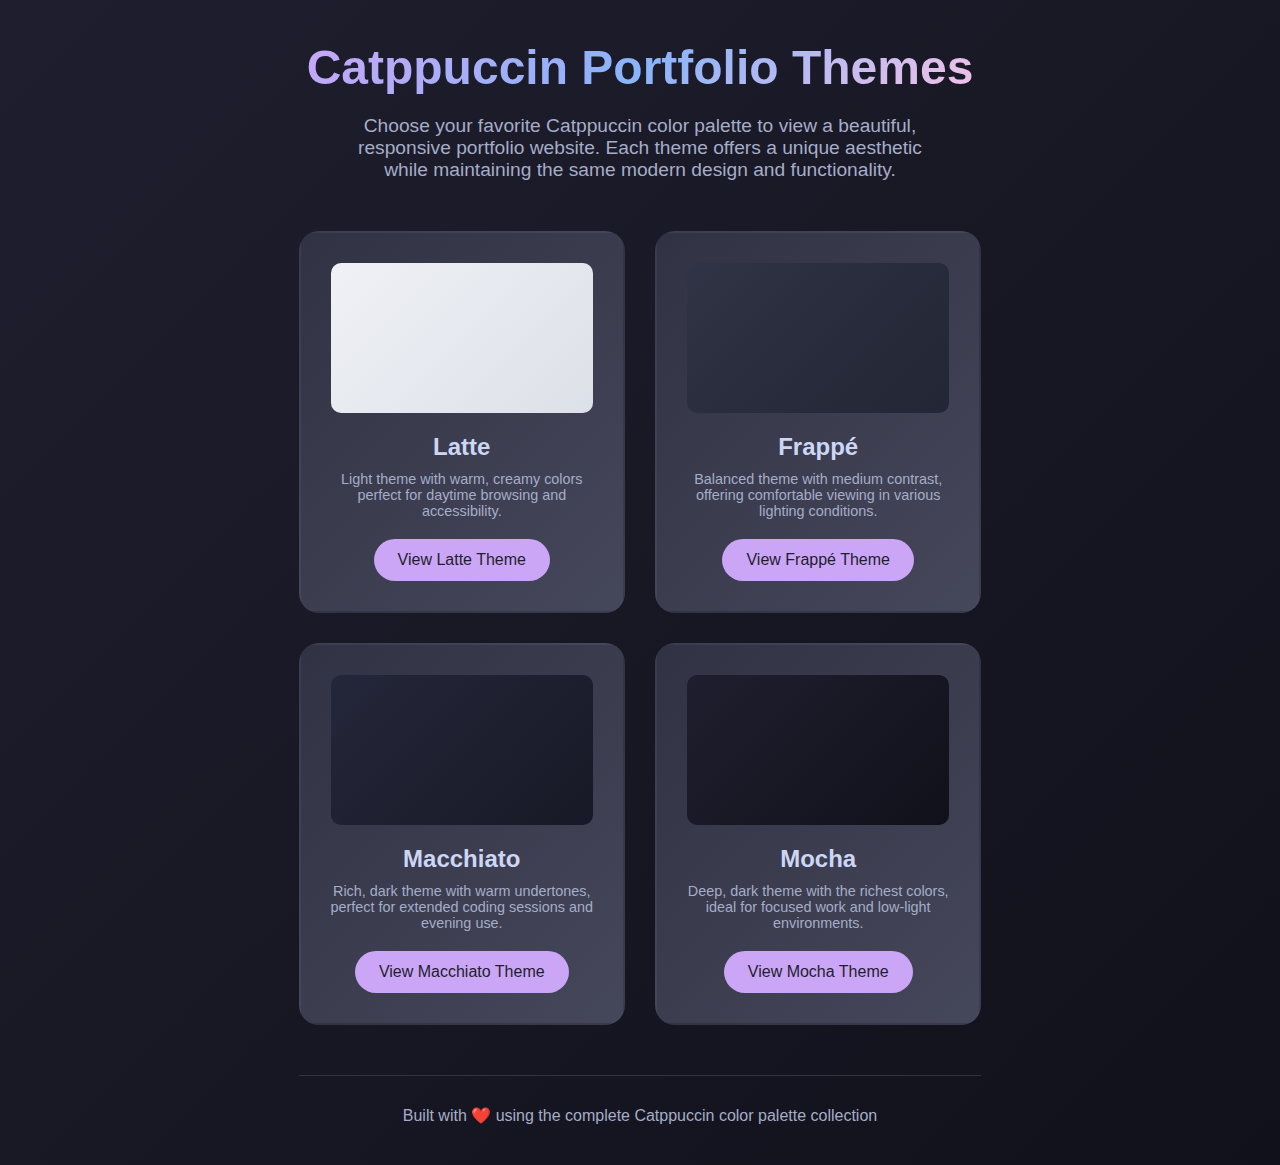
<file: index.html>
<!DOCTYPE html>
<html lang="en">
<head>
    <meta charset="UTF-8">
    <meta name="viewport" content="width=device-width, initial-scale=1.0">
    <title>Catppuccin Portfolio Themes</title>
    <link rel="stylesheet" href="styles/index.css">
</head>
<body>
    <div class="container">
        <h1>Catppuccin Portfolio Themes</h1>
        <p class="subtitle">Choose your favorite Catppuccin color palette to view a beautiful, responsive portfolio website. Each theme offers a unique aesthetic while maintaining the same modern design and functionality.</p>

        <div class="themes-grid">
            <div class="theme-card" onclick="window.open('themes/latte.html', '_blank')">
                <div class="theme-preview latte"></div>
                <h2 class="theme-name">Latte</h2>
                <p class="theme-description">Light theme with warm, creamy colors perfect for daytime browsing and accessibility.</p>
                <a href="themes/latte.html" class="theme-button">View Latte Theme</a>
            </div>

            <div class="theme-card" onclick="window.open('themes/frappe.html', '_blank')">
                <div class="theme-preview frappe"></div>
                <h2 class="theme-name">Frappé</h2>
                <p class="theme-description">Balanced theme with medium contrast, offering comfortable viewing in various lighting conditions.</p>
                <a href="themes/frappe.html" class="theme-button">View Frappé Theme</a>
            </div>

            <div class="theme-card" onclick="window.open('themes/macchiato.html', '_blank')">
                <div class="theme-preview macchiato"></div>
                <h2 class="theme-name">Macchiato</h2>
                <p class="theme-description">Rich, dark theme with warm undertones, perfect for extended coding sessions and evening use.</p>
                <a href="themes/macchiato.html" class="theme-button">View Macchiato Theme</a>
            </div>

            <div class="theme-card" onclick="window.open('themes/mocha.html', '_blank')">
                <div class="theme-preview mocha"></div>
                <h2 class="theme-name">Mocha</h2>
                <p class="theme-description">Deep, dark theme with the richest colors, ideal for focused work and low-light environments.</p>
                <a href="themes/mocha.html" class="theme-button">View Mocha Theme</a>
            </div>
        </div>

        <div class="footer">
            <p>Built with ❤️ using the complete Catppuccin color palette collection</p>
        </div>
    </div>

    <script>
        // Add click handlers for theme cards
        document.querySelectorAll('.theme-card').forEach(card => {
            card.addEventListener('click', function() {
                const href = this.querySelector('.theme-button').href;
                window.open(href, '_blank');
            });
        });
    </script>
</body>
</html>
</file>
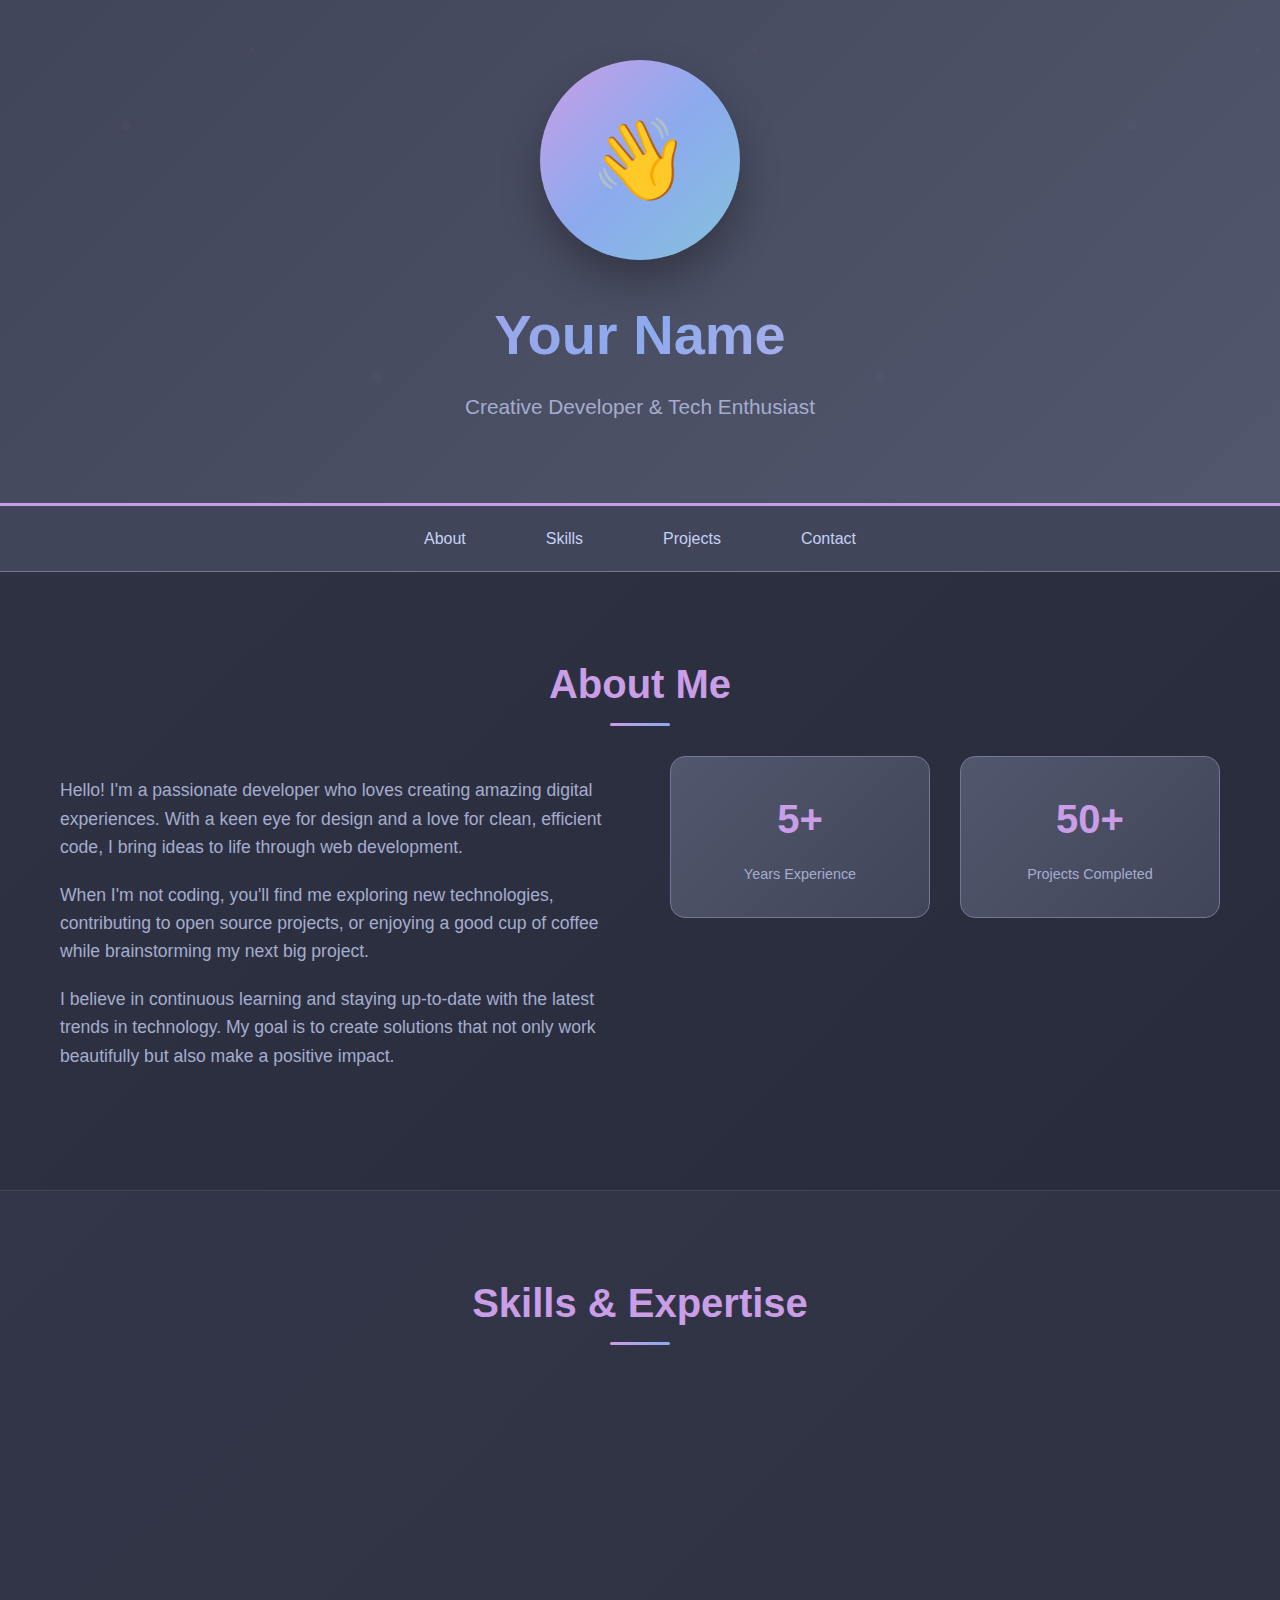
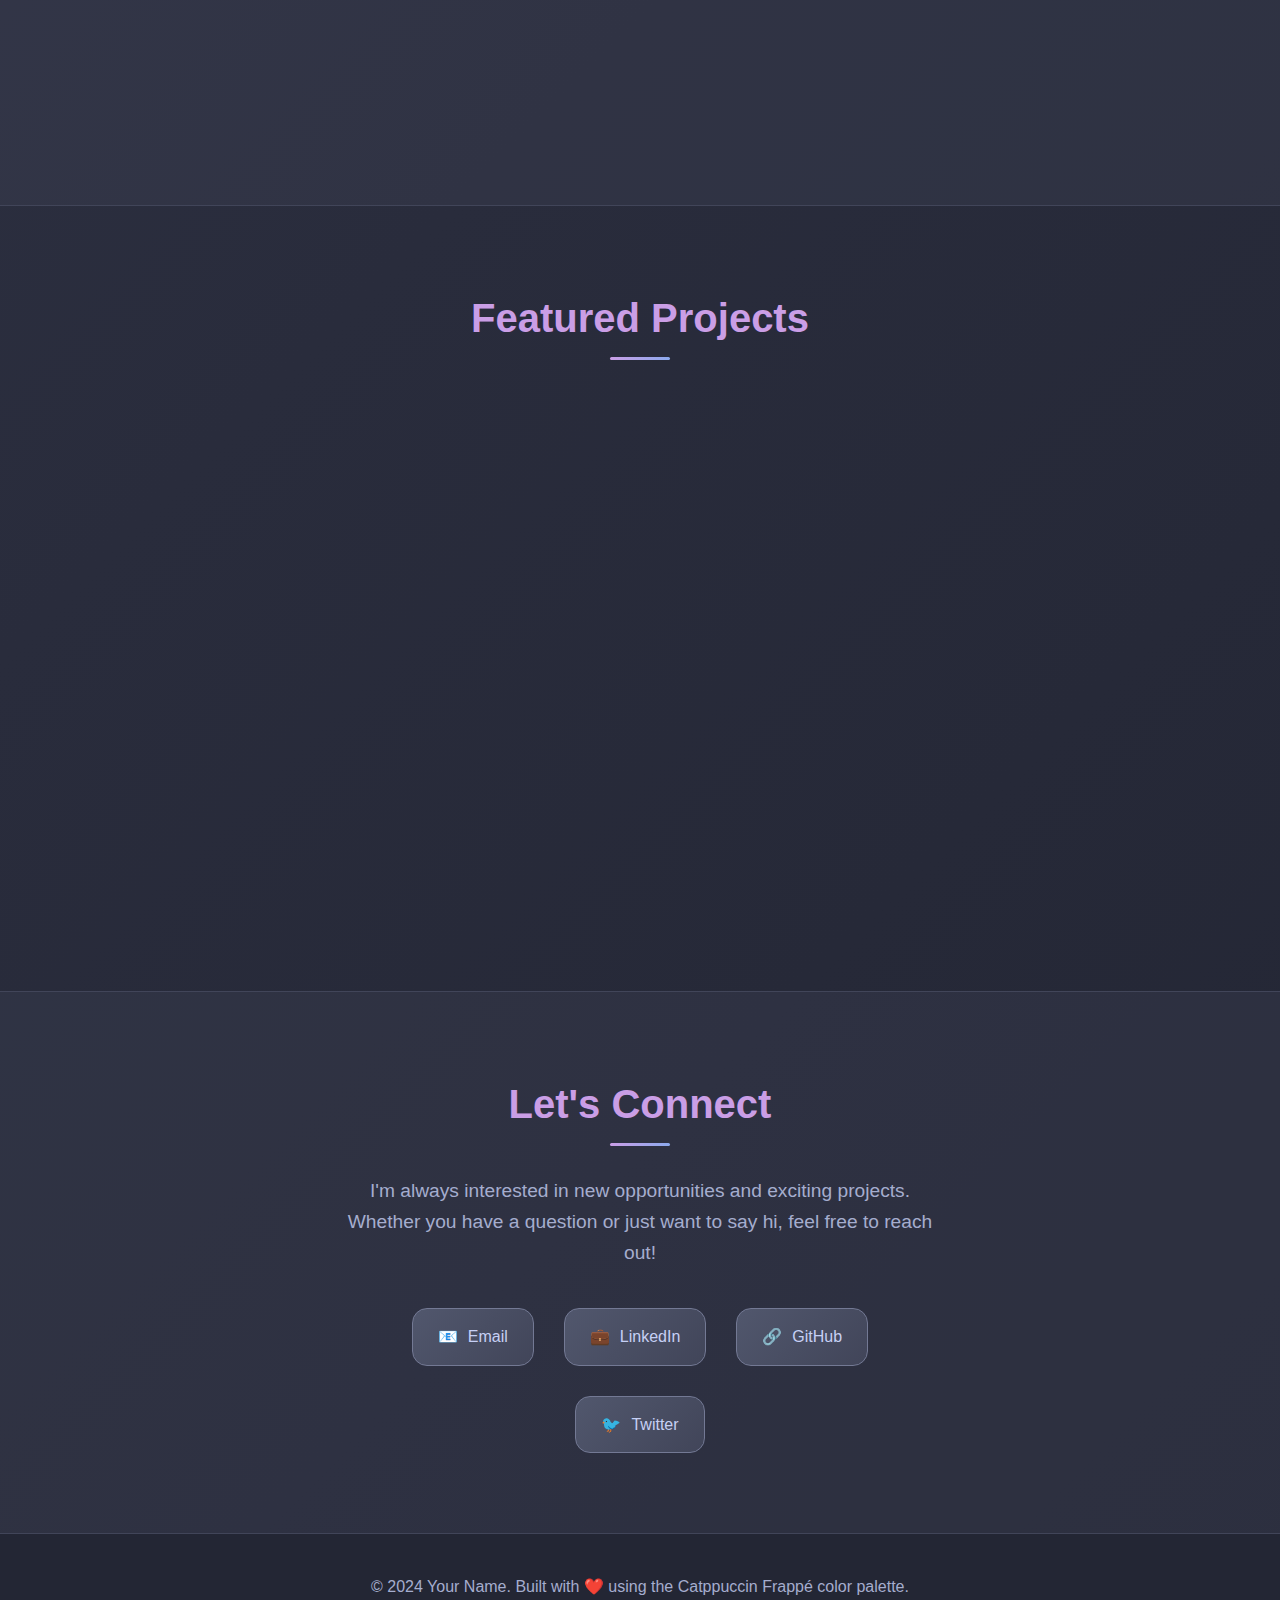
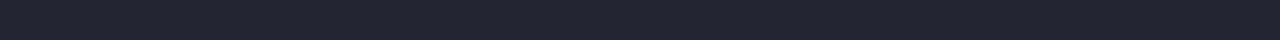
<file: frappe.html>
<!DOCTYPE html>
<html lang="en">
<head>
    <meta charset="UTF-8">
    <meta name="viewport" content="width=device-width, initial-scale=1.0">
    <title>About Me - Frappé Theme</title>
    <link rel="stylesheet" href="styles/frappe.css">
</head>
<body>
    <header>
        <div class="container">
            <div class="profile-avatar">👋</div>
            <h1>Your Name</h1>
            <p class="subtitle">Creative Developer & Tech Enthusiast</p>
        </div>
    </header>

    <nav>
        <div class="container">
            <ul>
                <li><a href="#about">About</a></li>
                <li><a href="#skills">Skills</a></li>
                <li><a href="#projects">Projects</a></li>
                <li><a href="#contact">Contact</a></li>
            </ul>
        </div>
    </nav>

    <section id="about">
        <div class="container">
            <h2>About Me</h2>
            <div class="about-content">
                <div class="about-text">
                    <p>Hello! I'm a passionate developer who loves creating amazing digital experiences. With a keen eye for design and a love for clean, efficient code, I bring ideas to life through web development.</p>
                    <p>When I'm not coding, you'll find me exploring new technologies, contributing to open source projects, or enjoying a good cup of coffee while brainstorming my next big project.</p>
                    <p>I believe in continuous learning and staying up-to-date with the latest trends in technology. My goal is to create solutions that not only work beautifully but also make a positive impact.</p>
                </div>
                <div class="about-stats">
                    <div class="stat-card">
                        <span class="stat-number">5+</span>
                        <span class="stat-label">Years Experience</span>
                    </div>
                    <div class="stat-card">
                        <span class="stat-number">50+</span>
                        <span class="stat-label">Projects Completed</span>
                    </div>
                    <div class="stat-card">
                        <span class="stat-number">10+</span>
                        <span class="stat-label">Technologies</span>
                    </div>
                    <div class="stat-card">
                        <span class="stat-number">100%</span>
                        <span class="stat-label">Client Satisfaction</span>
                    </div>
                </div>
            </div>
        </div>
    </section>

    <section id="skills">
        <div class="container">
            <h2>Skills & Expertise</h2>
            <div class="skills-grid">
                <div class="skill-card">
                    <div class="skill-header">
                        <div class="skill-icon">💻</div>
                        <h3 class="skill-title">Frontend Development</h3>
                    </div>
                    <p class="skill-description">Creating responsive and interactive user interfaces with modern frameworks and vanilla JavaScript.</p>
                    <div class="skill-tags">
                        <span class="tag">React</span>
                        <span class="tag">Vue.js</span>
                        <span class="tag">TypeScript</span>
                        <span class="tag">CSS3</span>
                    </div>
                </div>

                <div class="skill-card">
                    <div class="skill-header">
                        <div class="skill-icon">⚙️</div>
                        <h3 class="skill-title">Backend Development</h3>
                    </div>
                    <p class="skill-description">Building scalable server-side applications and APIs with modern backend technologies.</p>
                    <div class="skill-tags">
                        <span class="tag">Node.js</span>
                        <span class="tag">Python</span>
                        <span class="tag">PostgreSQL</span>
                        <span class="tag">REST APIs</span>
                    </div>
                </div>

                <div class="skill-card">
                    <div class="skill-header">
                        <div class="skill-icon">🎨</div>
                        <h3 class="skill-title">UI/UX Design</h3>
                    </div>
                    <p class="skill-description">Designing intuitive user experiences and beautiful interfaces that users love to interact with.</p>
                    <div class="skill-tags">
                        <span class="tag">Figma</span>
                        <span class="tag">Adobe XD</span>
                        <span class="tag">Prototyping</span>
                        <span class="tag">User Research</span>
                    </div>
                </div>

                <div class="skill-card">
                    <div class="skill-header">
                        <div class="skill-icon">🚀</div>
                        <h3 class="skill-title">DevOps & Tools</h3>
                    </div>
                    <p class="skill-description">Streamlining development workflows and deploying applications with modern DevOps practices.</p>
                    <div class="skill-tags">
                        <span class="tag">Docker</span>
                        <span class="tag">AWS</span>
                        <span class="tag">Git</span>
                        <span class="tag">CI/CD</span>
                    </div>
                </div>
            </div>
        </div>
    </section>

    <section id="projects">
        <div class="container">
            <h2>Featured Projects</h2>
            <div class="projects-grid">
                <div class="project-card">
                    <div class="project-image">🌟</div>
                    <div class="project-content">
                        <h3 class="project-title">E-Commerce Platform</h3>
                        <p class="project-description">A full-stack e-commerce solution with React frontend, Node.js backend, and PostgreSQL database. Features include user authentication, payment processing, and admin dashboard.</p>
                        <div class="project-links">
                            <a href="#" class="btn btn-primary">Live Demo</a>
                            <a href="#" class="btn btn-secondary">View Code</a>
                        </div>
                    </div>
                </div>

                <div class="project-card">
                    <div class="project-image">📱</div>
                    <div class="project-content">
                        <h3 class="project-title">Task Management App</h3>
                        <p class="project-description">A responsive task management application built with Vue.js and Firebase. Includes real-time collaboration, drag-and-drop functionality, and mobile-first design.</p>
                        <div class="project-links">
                            <a href="#" class="btn btn-primary">Live Demo</a>
                            <a href="#" class="btn btn-secondary">View Code</a>
                        </div>
                    </div>
                </div>

                <div class="project-card">
                    <div class="project-image">🎯</div>
                    <div class="project-content">
                        <h3 class="project-title">Data Visualization Dashboard</h3>
                        <p class="project-description">An interactive dashboard for data analysis and visualization using D3.js and React. Features real-time updates, customizable charts, and export functionality.</p>
                        <div class="project-links">
                            <a href="#" class="btn btn-primary">Live Demo</a>
                            <a href="#" class="btn btn-secondary">View Code</a>
                        </div>
                    </div>
                </div>
            </div>
        </div>
    </section>

    <section id="contact">
        <div class="container">
            <h2>Let's Connect</h2>
            <div class="contact-content">
                <p class="contact-text">I'm always interested in new opportunities and exciting projects. Whether you have a question or just want to say hi, feel free to reach out!</p>
                <div class="social-links">
                    <a href="mailto:your.email@example.com" class="social-link">
                        <span>📧</span>
                        <span>Email</span>
                    </a>
                    <a href="https://linkedin.com/in/yourprofile" class="social-link">
                        <span>💼</span>
                        <span>LinkedIn</span>
                    </a>
                    <a href="https://github.com/yourusername" class="social-link">
                        <span>🔗</span>
                        <span>GitHub</span>
                    </a>
                    <a href="https://twitter.com/yourusername" class="social-link">
                        <span>🐦</span>
                        <span>Twitter</span>
                    </a>
                </div>
            </div>
        </div>
    </section>

    <footer>
        <div class="container">
            <p class="footer-text">© 2024 Your Name. Built with ❤️ using the Catppuccin Frappé color palette.</p>
        </div>
    </footer>

    <script>
        // Smooth scrolling for navigation links
        document.querySelectorAll('a[href^="#"]').forEach(anchor => {
            anchor.addEventListener('click', function (e) {
                e.preventDefault();
                const target = document.querySelector(this.getAttribute('href'));
                if (target) {
                    target.scrollIntoView({
                        behavior: 'smooth',
                        block: 'start'
                    });
                }
            });
        });

        // Add some interactive effects
        document.addEventListener('DOMContentLoaded', function() {
            // Animate skill cards on scroll
            const observerOptions = {
                threshold: 0.1,
                rootMargin: '0px 0px -50px 0px'
            };

            const observer = new IntersectionObserver(function(entries) {
                entries.forEach(entry => {
                    if (entry.isIntersecting) {
                        entry.target.style.opacity = '1';
                        entry.target.style.transform = 'translateY(0)';
                    }
                });
            }, observerOptions);

            document.querySelectorAll('.skill-card, .project-card, .stat-card').forEach(card => {
                card.style.opacity = '0';
                card.style.transform = 'translateY(20px)';
                card.style.transition = 'opacity 0.6s ease, transform 0.6s ease';
                observer.observe(card);
            });
        });
    </script>
</body>
</html>
</file>
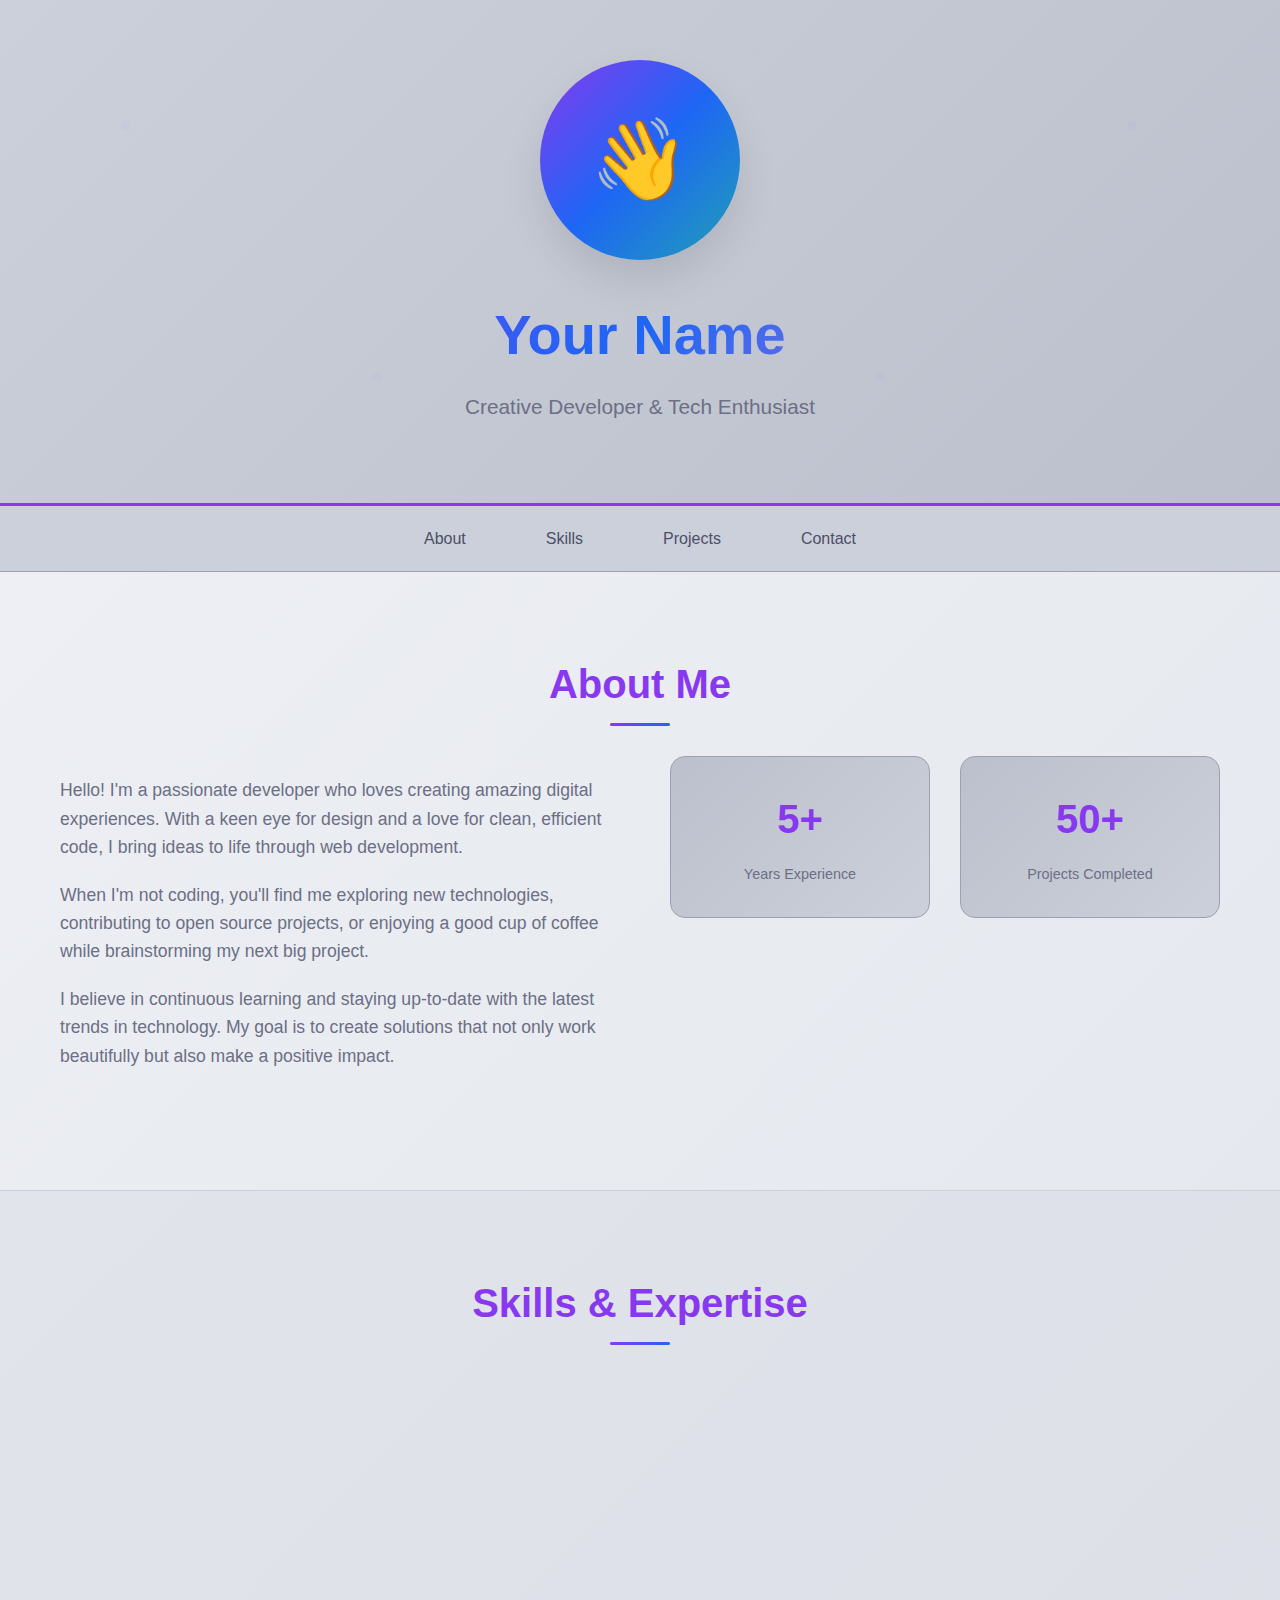
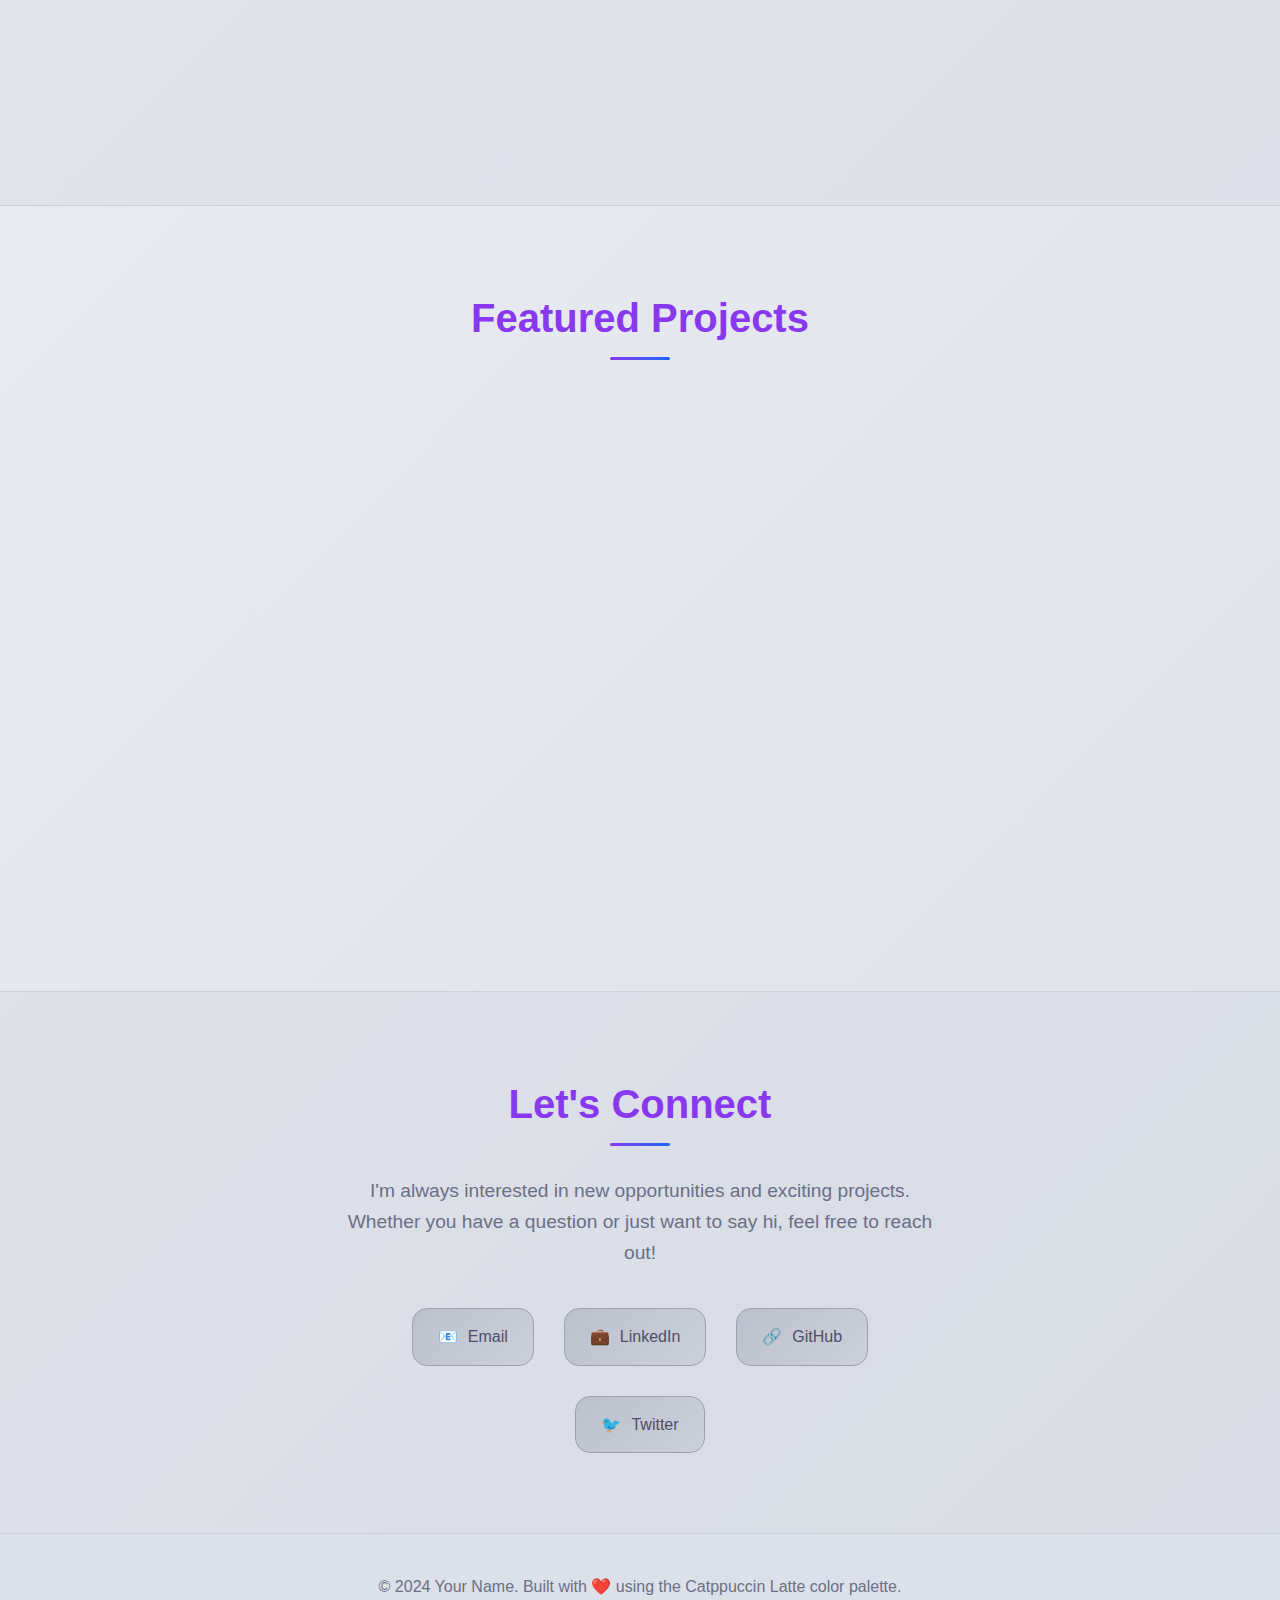
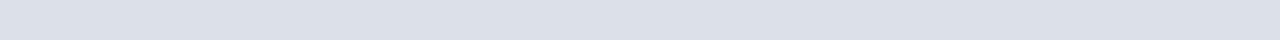
<file: latte.html>
<!DOCTYPE html>
<html lang="en">
<head>
    <meta charset="UTF-8">
    <meta name="viewport" content="width=device-width, initial-scale=1.0">
    <title>About Me - Latte Theme</title>
    <link rel="stylesheet" href="styles/latte.css">
</head>
<body>
    <header>
        <div class="container">
            <div class="profile-avatar">👋</div>
            <h1>Your Name</h1>
            <p class="subtitle">Creative Developer & Tech Enthusiast</p>
        </div>
    </header>

    <nav>
        <div class="container">
            <ul>
                <li><a href="#about">About</a></li>
                <li><a href="#skills">Skills</a></li>
                <li><a href="#projects">Projects</a></li>
                <li><a href="#contact">Contact</a></li>
            </ul>
        </div>
    </nav>

    <section id="about">
        <div class="container">
            <h2>About Me</h2>
            <div class="about-content">
                <div class="about-text">
                    <p>Hello! I'm a passionate developer who loves creating amazing digital experiences. With a keen eye for design and a love for clean, efficient code, I bring ideas to life through web development.</p>
                    <p>When I'm not coding, you'll find me exploring new technologies, contributing to open source projects, or enjoying a good cup of coffee while brainstorming my next big project.</p>
                    <p>I believe in continuous learning and staying up-to-date with the latest trends in technology. My goal is to create solutions that not only work beautifully but also make a positive impact.</p>
                </div>
                <div class="about-stats">
                    <div class="stat-card">
                        <span class="stat-number">5+</span>
                        <span class="stat-label">Years Experience</span>
                    </div>
                    <div class="stat-card">
                        <span class="stat-number">50+</span>
                        <span class="stat-label">Projects Completed</span>
                    </div>
                    <div class="stat-card">
                        <span class="stat-number">10+</span>
                        <span class="stat-label">Technologies</span>
                    </div>
                    <div class="stat-card">
                        <span class="stat-number">100%</span>
                        <span class="stat-label">Client Satisfaction</span>
                    </div>
                </div>
            </div>
        </div>
    </section>

    <section id="skills">
        <div class="container">
            <h2>Skills & Expertise</h2>
            <div class="skills-grid">
                <div class="skill-card">
                    <div class="skill-header">
                        <div class="skill-icon">💻</div>
                        <h3 class="skill-title">Frontend Development</h3>
                    </div>
                    <p class="skill-description">Creating responsive and interactive user interfaces with modern frameworks and vanilla JavaScript.</p>
                    <div class="skill-tags">
                        <span class="tag">React</span>
                        <span class="tag">Vue.js</span>
                        <span class="tag">TypeScript</span>
                        <span class="tag">CSS3</span>
                    </div>
                </div>

                <div class="skill-card">
                    <div class="skill-header">
                        <div class="skill-icon">⚙️</div>
                        <h3 class="skill-title">Backend Development</h3>
                    </div>
                    <p class="skill-description">Building scalable server-side applications and APIs with modern backend technologies.</p>
                    <div class="skill-tags">
                        <span class="tag">Node.js</span>
                        <span class="tag">Python</span>
                        <span class="tag">PostgreSQL</span>
                        <span class="tag">REST APIs</span>
                    </div>
                </div>

                <div class="skill-card">
                    <div class="skill-header">
                        <div class="skill-icon">🎨</div>
                        <h3 class="skill-title">UI/UX Design</h3>
                    </div>
                    <p class="skill-description">Designing intuitive user experiences and beautiful interfaces that users love to interact with.</p>
                    <div class="skill-tags">
                        <span class="tag">Figma</span>
                        <span class="tag">Adobe XD</span>
                        <span class="tag">Prototyping</span>
                        <span class="tag">User Research</span>
                    </div>
                </div>

                <div class="skill-card">
                    <div class="skill-header">
                        <div class="skill-icon">🚀</div>
                        <h3 class="skill-title">DevOps & Tools</h3>
                    </div>
                    <p class="skill-description">Streamlining development workflows and deploying applications with modern DevOps practices.</p>
                    <div class="skill-tags">
                        <span class="tag">Docker</span>
                        <span class="tag">AWS</span>
                        <span class="tag">Git</span>
                        <span class="tag">CI/CD</span>
                    </div>
                </div>
            </div>
        </div>
    </section>

    <section id="projects">
        <div class="container">
            <h2>Featured Projects</h2>
            <div class="projects-grid">
                <div class="project-card">
                    <div class="project-image">🌟</div>
                    <div class="project-content">
                        <h3 class="project-title">E-Commerce Platform</h3>
                        <p class="project-description">A full-stack e-commerce solution with React frontend, Node.js backend, and PostgreSQL database. Features include user authentication, payment processing, and admin dashboard.</p>
                        <div class="project-links">
                            <a href="#" class="btn btn-primary">Live Demo</a>
                            <a href="#" class="btn btn-secondary">View Code</a>
                        </div>
                    </div>
                </div>

                <div class="project-card">
                    <div class="project-image">📱</div>
                    <div class="project-content">
                        <h3 class="project-title">Task Management App</h3>
                        <p class="project-description">A responsive task management application built with Vue.js and Firebase. Includes real-time collaboration, drag-and-drop functionality, and mobile-first design.</p>
                        <div class="project-links">
                            <a href="#" class="btn btn-primary">Live Demo</a>
                            <a href="#" class="btn btn-secondary">View Code</a>
                        </div>
                    </div>
                </div>

                <div class="project-card">
                    <div class="project-image">🎯</div>
                    <div class="project-content">
                        <h3 class="project-title">Data Visualization Dashboard</h3>
                        <p class="project-description">An interactive dashboard for data analysis and visualization using D3.js and React. Features real-time updates, customizable charts, and export functionality.</p>
                        <div class="project-links">
                            <a href="#" class="btn btn-primary">Live Demo</a>
                            <a href="#" class="btn btn-secondary">View Code</a>
                        </div>
                    </div>
                </div>
            </div>
        </div>
    </section>

    <section id="contact">
        <div class="container">
            <h2>Let's Connect</h2>
            <div class="contact-content">
                <p class="contact-text">I'm always interested in new opportunities and exciting projects. Whether you have a question or just want to say hi, feel free to reach out!</p>
                <div class="social-links">
                    <a href="mailto:your.email@example.com" class="social-link">
                        <span>📧</span>
                        <span>Email</span>
                    </a>
                    <a href="https://linkedin.com/in/yourprofile" class="social-link">
                        <span>💼</span>
                        <span>LinkedIn</span>
                    </a>
                    <a href="https://github.com/yourusername" class="social-link">
                        <span>🔗</span>
                        <span>GitHub</span>
                    </a>
                    <a href="https://twitter.com/yourusername" class="social-link">
                        <span>🐦</span>
                        <span>Twitter</span>
                    </a>
                </div>
            </div>
        </div>
    </section>

    <footer>
        <div class="container">
            <p class="footer-text">© 2024 Your Name. Built with ❤️ using the Catppuccin Latte color palette.</p>
        </div>
    </footer>

    <script>
        // Smooth scrolling for navigation links
        document.querySelectorAll('a[href^="#"]').forEach(anchor => {
            anchor.addEventListener('click', function (e) {
                e.preventDefault();
                const target = document.querySelector(this.getAttribute('href'));
                if (target) {
                    target.scrollIntoView({
                        behavior: 'smooth',
                        block: 'start'
                    });
                }
            });
        });

        // Add some interactive effects
        document.addEventListener('DOMContentLoaded', function() {
            // Animate skill cards on scroll
            const observerOptions = {
                threshold: 0.1,
                rootMargin: '0px 0px -50px 0px'
            };

            const observer = new IntersectionObserver(function(entries) {
                entries.forEach(entry => {
                    if (entry.isIntersecting) {
                        entry.target.style.opacity = '1';
                        entry.target.style.transform = 'translateY(0)';
                    }
                });
            }, observerOptions);

            document.querySelectorAll('.skill-card, .project-card, .stat-card').forEach(card => {
                card.style.opacity = '0';
                card.style.transform = 'translateY(20px)';
                card.style.transition = 'opacity 0.6s ease, transform 0.6s ease';
                observer.observe(card);
            });
        });
    </script>
</body>
</html>
</file>
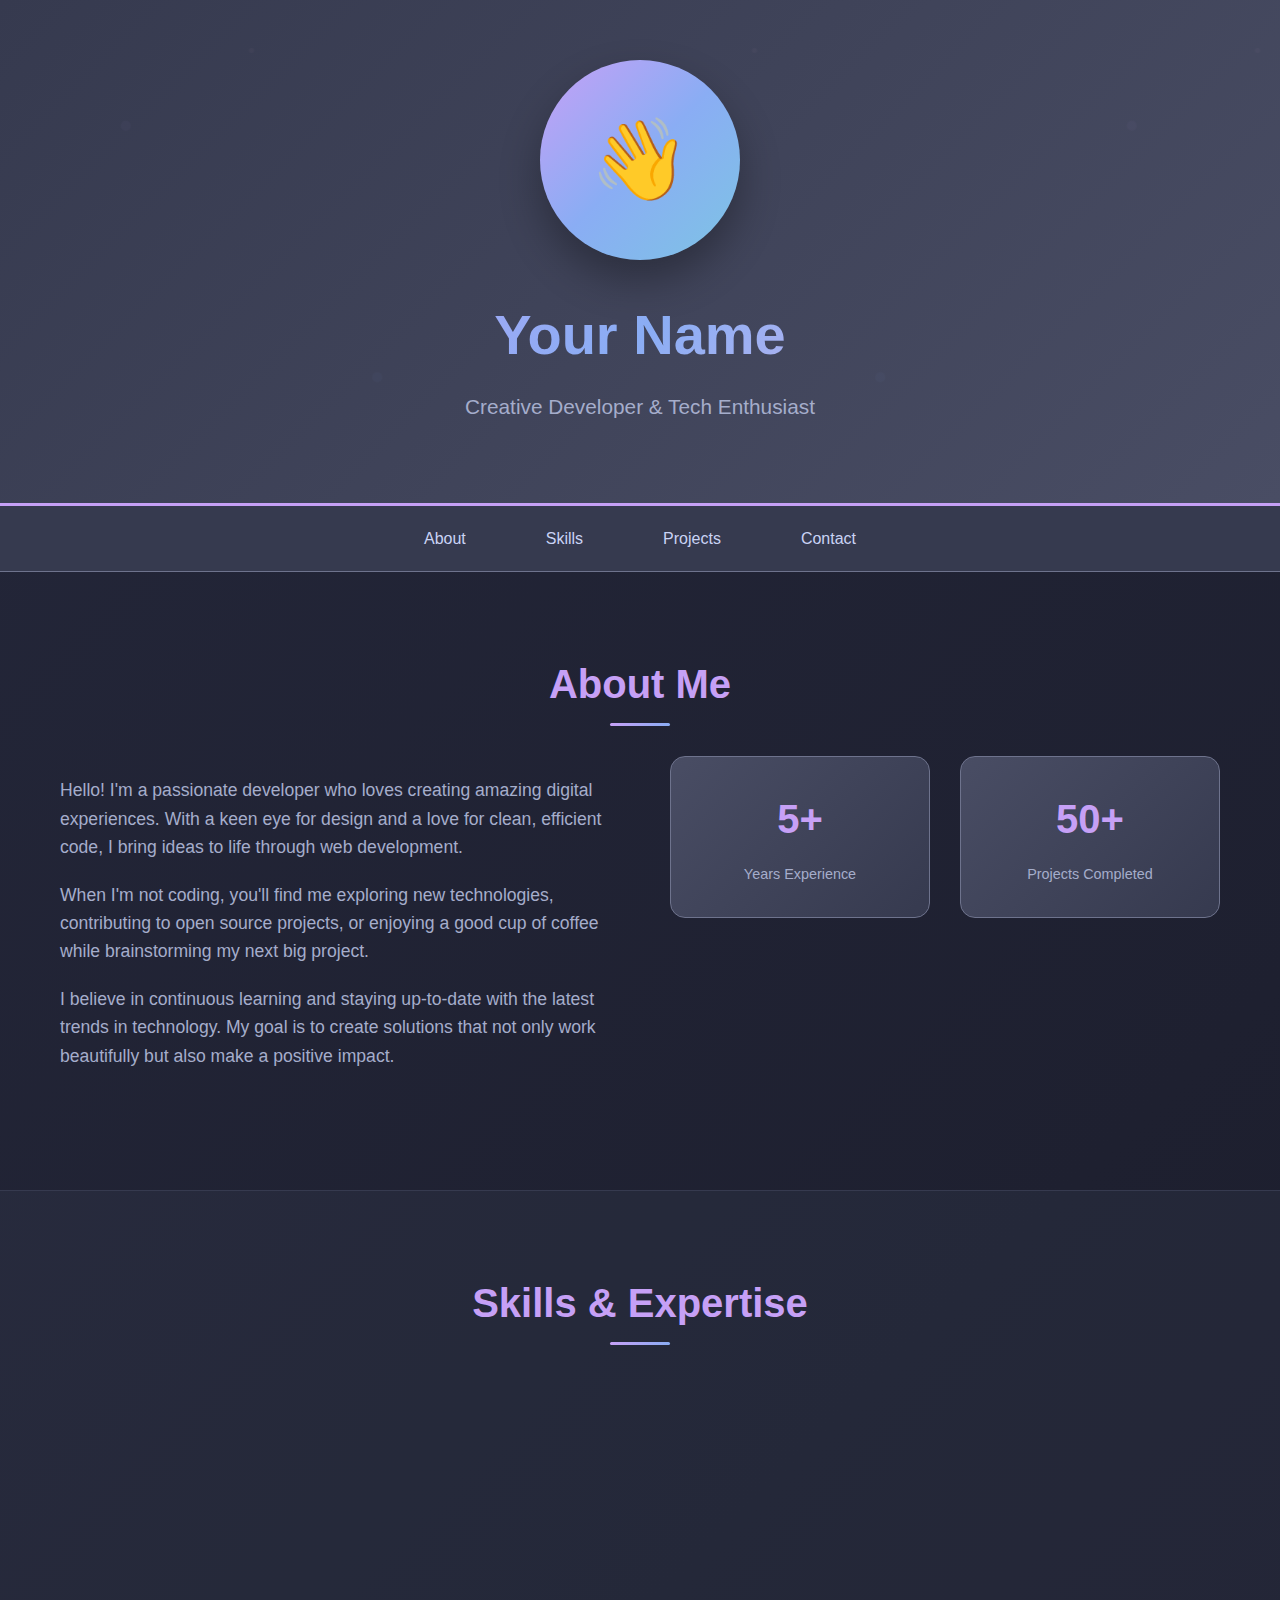
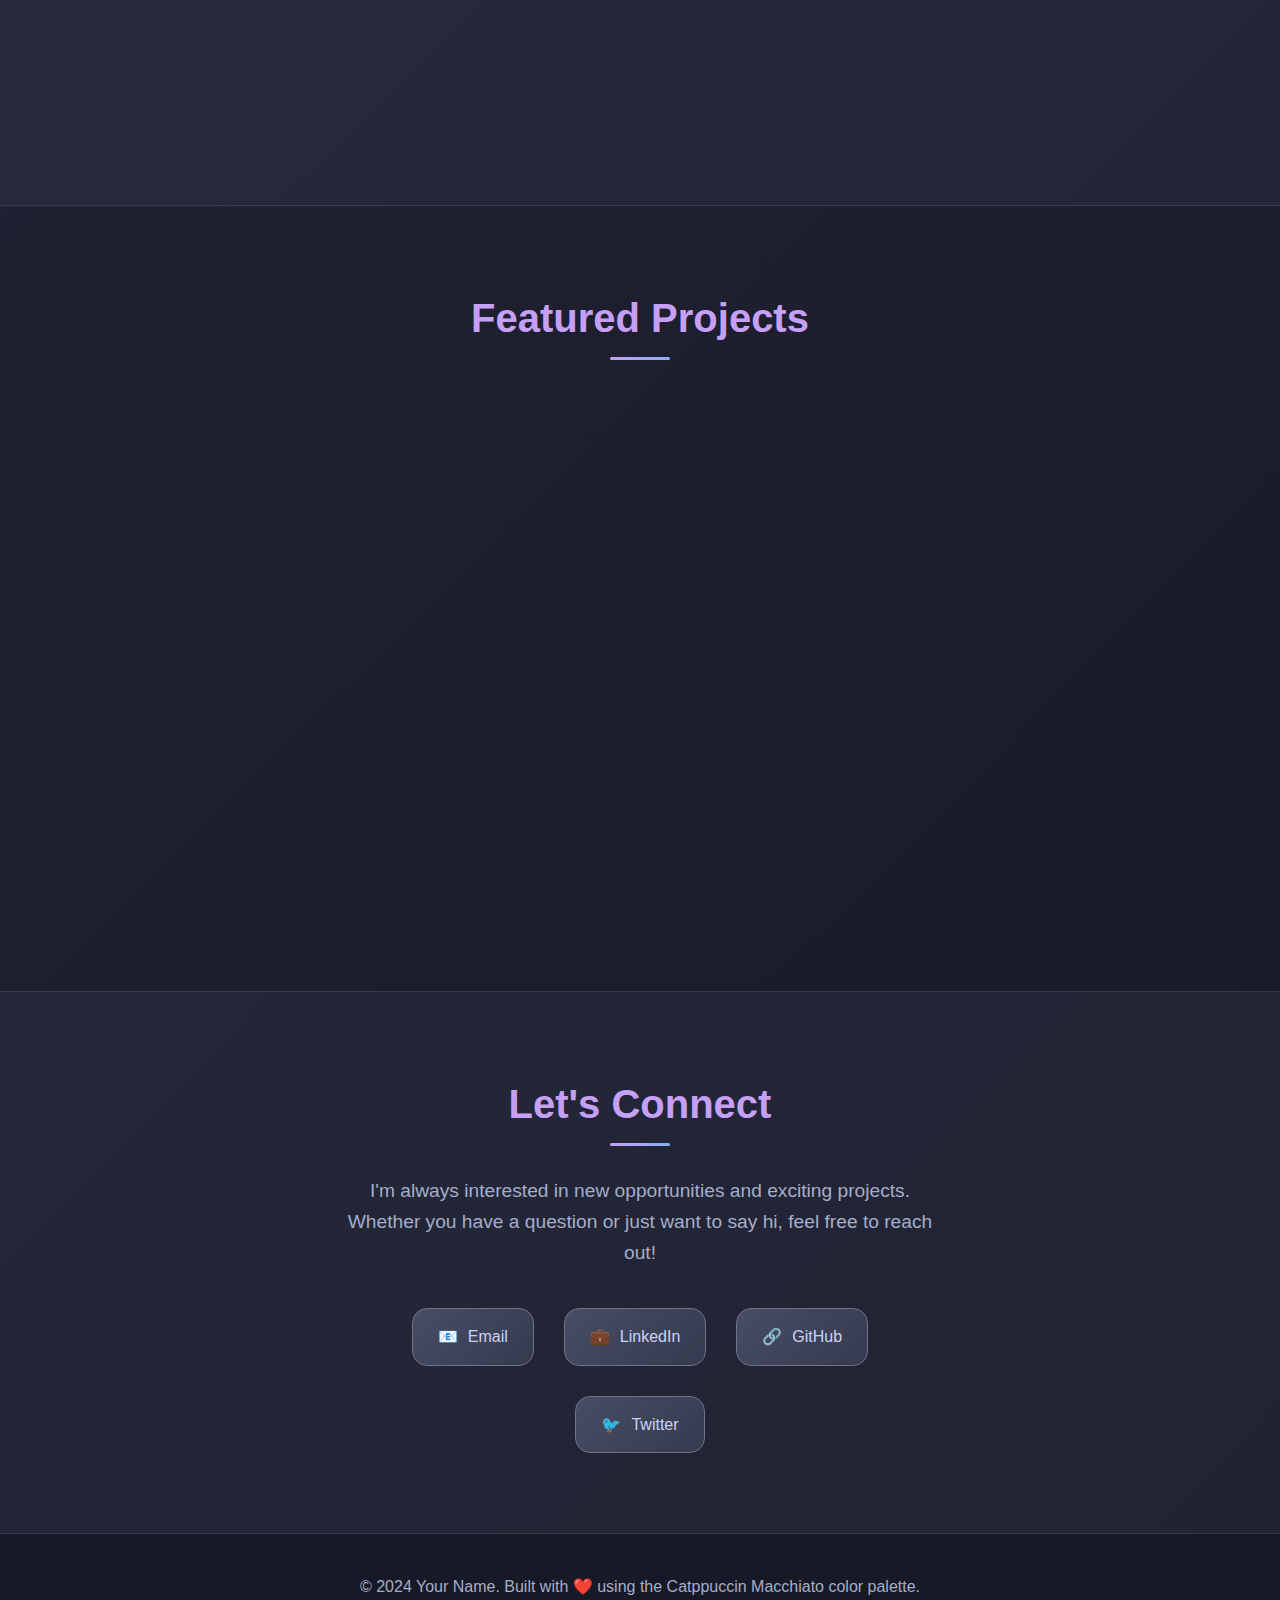
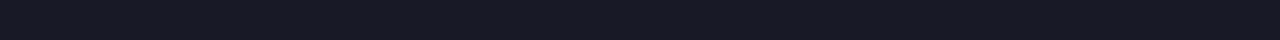
<file: macchiato.html>
<!DOCTYPE html>
<html lang="en">
<head>
    <meta charset="UTF-8">
    <meta name="viewport" content="width=device-width, initial-scale=1.0">
    <title>About Me - Macchiato Theme</title>
    <link rel="stylesheet" href="styles/macchiato.css">
</head>
<body>
    <header>
        <div class="container">
            <div class="profile-avatar">👋</div>
            <h1>Your Name</h1>
            <p class="subtitle">Creative Developer & Tech Enthusiast</p>
        </div>
    </header>

    <nav>
        <div class="container">
            <ul>
                <li><a href="#about">About</a></li>
                <li><a href="#skills">Skills</a></li>
                <li><a href="#projects">Projects</a></li>
                <li><a href="#contact">Contact</a></li>
            </ul>
        </div>
    </nav>

    <section id="about">
        <div class="container">
            <h2>About Me</h2>
            <div class="about-content">
                <div class="about-text">
                    <p>Hello! I'm a passionate developer who loves creating amazing digital experiences. With a keen eye for design and a love for clean, efficient code, I bring ideas to life through web development.</p>
                    <p>When I'm not coding, you'll find me exploring new technologies, contributing to open source projects, or enjoying a good cup of coffee while brainstorming my next big project.</p>
                    <p>I believe in continuous learning and staying up-to-date with the latest trends in technology. My goal is to create solutions that not only work beautifully but also make a positive impact.</p>
                </div>
                <div class="about-stats">
                    <div class="stat-card">
                        <span class="stat-number">5+</span>
                        <span class="stat-label">Years Experience</span>
                    </div>
                    <div class="stat-card">
                        <span class="stat-number">50+</span>
                        <span class="stat-label">Projects Completed</span>
                    </div>
                    <div class="stat-card">
                        <span class="stat-number">10+</span>
                        <span class="stat-label">Technologies</span>
                    </div>
                    <div class="stat-card">
                        <span class="stat-number">100%</span>
                        <span class="stat-label">Client Satisfaction</span>
                    </div>
                </div>
            </div>
        </div>
    </section>

    <section id="skills">
        <div class="container">
            <h2>Skills & Expertise</h2>
            <div class="skills-grid">
                <div class="skill-card">
                    <div class="skill-header">
                        <div class="skill-icon">💻</div>
                        <h3 class="skill-title">Frontend Development</h3>
                    </div>
                    <p class="skill-description">Creating responsive and interactive user interfaces with modern frameworks and vanilla JavaScript.</p>
                    <div class="skill-tags">
                        <span class="tag">React</span>
                        <span class="tag">Vue.js</span>
                        <span class="tag">TypeScript</span>
                        <span class="tag">CSS3</span>
                    </div>
                </div>

                <div class="skill-card">
                    <div class="skill-header">
                        <div class="skill-icon">⚙️</div>
                        <h3 class="skill-title">Backend Development</h3>
                    </div>
                    <p class="skill-description">Building scalable server-side applications and APIs with modern backend technologies.</p>
                    <div class="skill-tags">
                        <span class="tag">Node.js</span>
                        <span class="tag">Python</span>
                        <span class="tag">PostgreSQL</span>
                        <span class="tag">REST APIs</span>
                    </div>
                </div>

                <div class="skill-card">
                    <div class="skill-header">
                        <div class="skill-icon">🎨</div>
                        <h3 class="skill-title">UI/UX Design</h3>
                    </div>
                    <p class="skill-description">Designing intuitive user experiences and beautiful interfaces that users love to interact with.</p>
                    <div class="skill-tags">
                        <span class="tag">Figma</span>
                        <span class="tag">Adobe XD</span>
                        <span class="tag">Prototyping</span>
                        <span class="tag">User Research</span>
                    </div>
                </div>

                <div class="skill-card">
                    <div class="skill-header">
                        <div class="skill-icon">🚀</div>
                        <h3 class="skill-title">DevOps & Tools</h3>
                    </div>
                    <p class="skill-description">Streamlining development workflows and deploying applications with modern DevOps practices.</p>
                    <div class="skill-tags">
                        <span class="tag">Docker</span>
                        <span class="tag">AWS</span>
                        <span class="tag">Git</span>
                        <span class="tag">CI/CD</span>
                    </div>
                </div>
            </div>
        </div>
    </section>

    <section id="projects">
        <div class="container">
            <h2>Featured Projects</h2>
            <div class="projects-grid">
                <div class="project-card">
                    <div class="project-image">🌟</div>
                    <div class="project-content">
                        <h3 class="project-title">E-Commerce Platform</h3>
                        <p class="project-description">A full-stack e-commerce solution with React frontend, Node.js backend, and PostgreSQL database. Features include user authentication, payment processing, and admin dashboard.</p>
                        <div class="project-links">
                            <a href="#" class="btn btn-primary">Live Demo</a>
                            <a href="#" class="btn btn-secondary">View Code</a>
                        </div>
                    </div>
                </div>

                <div class="project-card">
                    <div class="project-image">📱</div>
                    <div class="project-content">
                        <h3 class="project-title">Task Management App</h3>
                        <p class="project-description">A responsive task management application built with Vue.js and Firebase. Includes real-time collaboration, drag-and-drop functionality, and mobile-first design.</p>
                        <div class="project-links">
                            <a href="#" class="btn btn-primary">Live Demo</a>
                            <a href="#" class="btn btn-secondary">View Code</a>
                        </div>
                    </div>
                </div>

                <div class="project-card">
                    <div class="project-image">🎯</div>
                    <div class="project-content">
                        <h3 class="project-title">Data Visualization Dashboard</h3>
                        <p class="project-description">An interactive dashboard for data analysis and visualization using D3.js and React. Features real-time updates, customizable charts, and export functionality.</p>
                        <div class="project-links">
                            <a href="#" class="btn btn-primary">Live Demo</a>
                            <a href="#" class="btn btn-secondary">View Code</a>
                        </div>
                    </div>
                </div>
            </div>
        </div>
    </section>

    <section id="contact">
        <div class="container">
            <h2>Let's Connect</h2>
            <div class="contact-content">
                <p class="contact-text">I'm always interested in new opportunities and exciting projects. Whether you have a question or just want to say hi, feel free to reach out!</p>
                <div class="social-links">
                    <a href="mailto:your.email@example.com" class="social-link">
                        <span>📧</span>
                        <span>Email</span>
                    </a>
                    <a href="https://linkedin.com/in/yourprofile" class="social-link">
                        <span>💼</span>
                        <span>LinkedIn</span>
                    </a>
                    <a href="https://github.com/yourusername" class="social-link">
                        <span>🔗</span>
                        <span>GitHub</span>
                    </a>
                    <a href="https://twitter.com/yourusername" class="social-link">
                        <span>🐦</span>
                        <span>Twitter</span>
                    </a>
                </div>
            </div>
        </div>
    </section>

    <footer>
        <div class="container">
            <p class="footer-text">© 2024 Your Name. Built with ❤️ using the Catppuccin Macchiato color palette.</p>
        </div>
    </footer>

    <script>
        // Smooth scrolling for navigation links
        document.querySelectorAll('a[href^="#"]').forEach(anchor => {
            anchor.addEventListener('click', function (e) {
                e.preventDefault();
                const target = document.querySelector(this.getAttribute('href'));
                if (target) {
                    target.scrollIntoView({
                        behavior: 'smooth',
                        block: 'start'
                    });
                }
            });
        });

        // Add some interactive effects
        document.addEventListener('DOMContentLoaded', function() {
            // Animate skill cards on scroll
            const observerOptions = {
                threshold: 0.1,
                rootMargin: '0px 0px -50px 0px'
            };

            const observer = new IntersectionObserver(function(entries) {
                entries.forEach(entry => {
                    if (entry.isIntersecting) {
                        entry.target.style.opacity = '1';
                        entry.target.style.transform = 'translateY(0)';
                    }
                });
            }, observerOptions);

            document.querySelectorAll('.skill-card, .project-card, .stat-card').forEach(card => {
                card.style.opacity = '0';
                card.style.transform = 'translateY(20px)';
                card.style.transition = 'opacity 0.6s ease, transform 0.6s ease';
                observer.observe(card);
            });
        });
    </script>
</body>
</html>
</file>
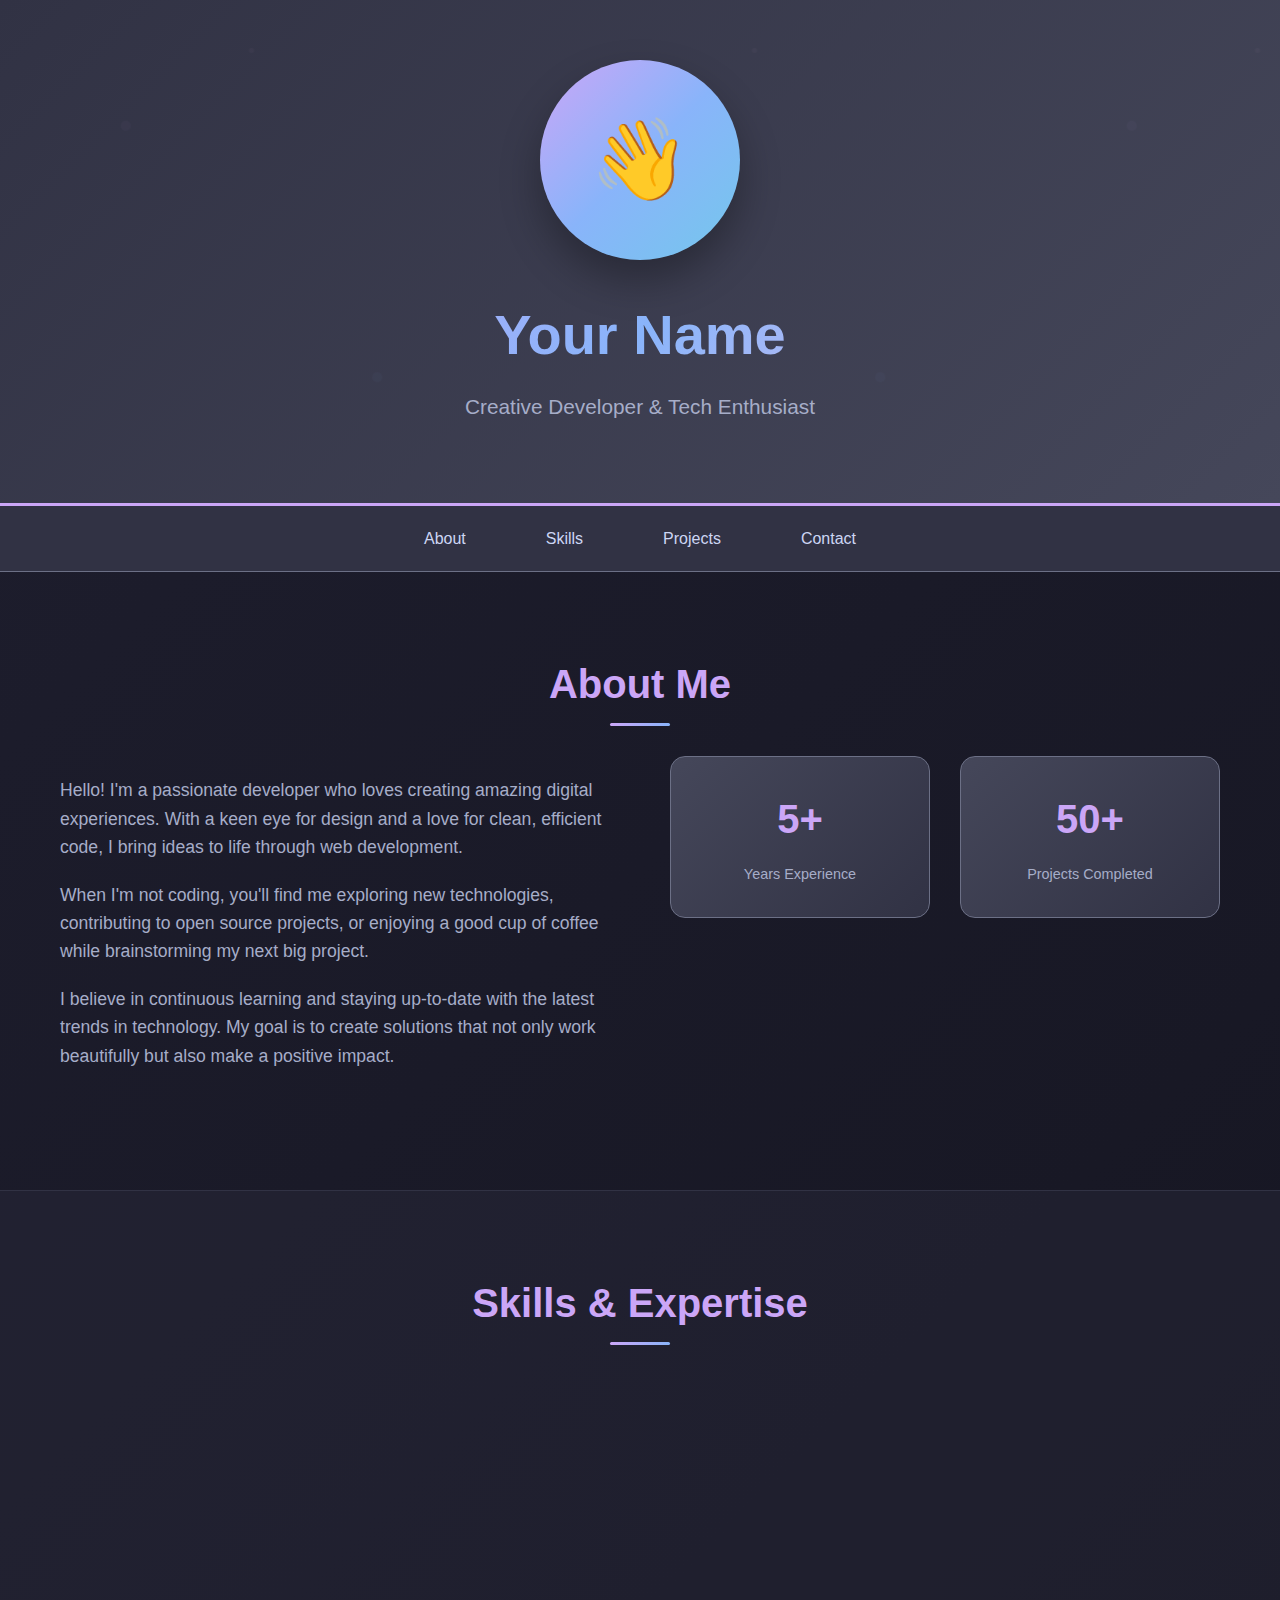
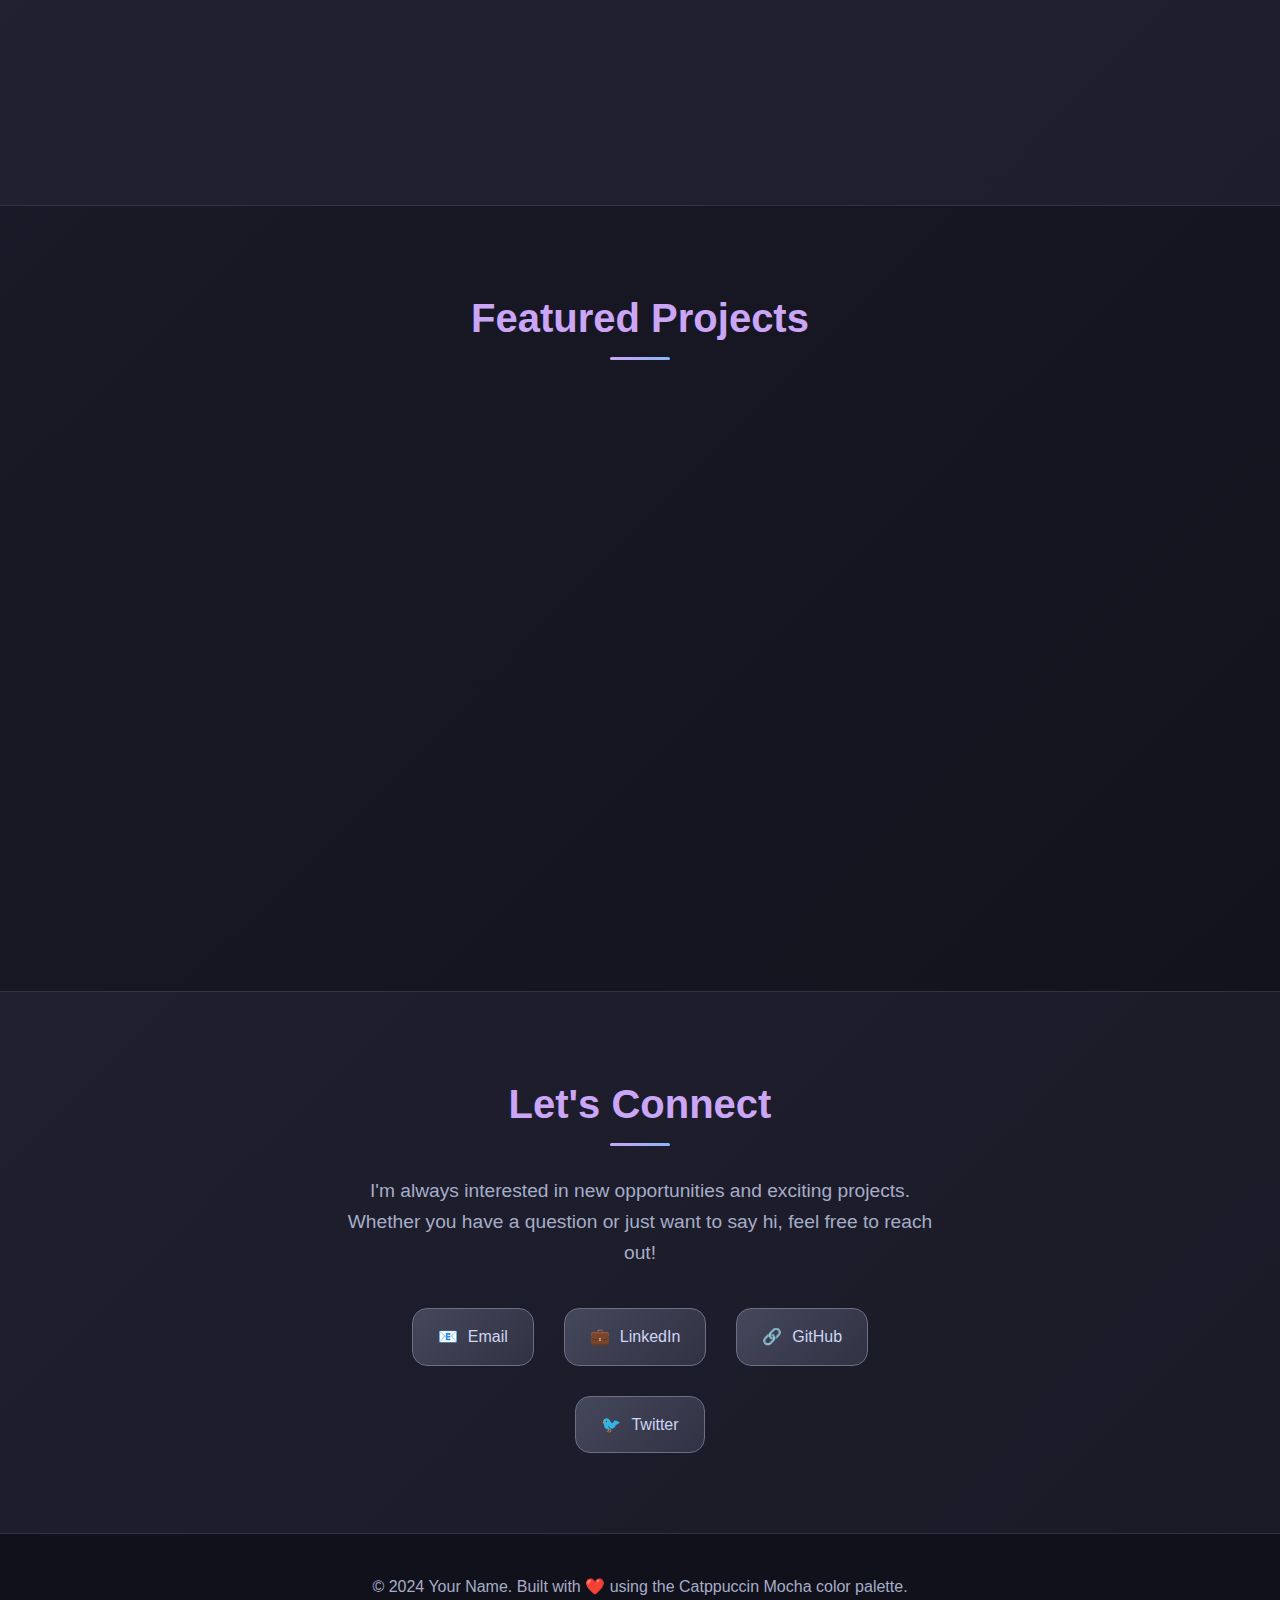
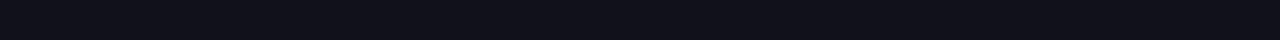
<file: mocha.html>
<!DOCTYPE html>
<html lang="en">
<head>
    <meta charset="UTF-8">
    <meta name="viewport" content="width=device-width, initial-scale=1.0">
    <title>About Me - Mocha Theme</title>
    <link rel="stylesheet" href="styles/mocha.css">
</head>
<body>
    <header>
        <div class="container">
            <div class="profile-avatar">👋</div>
            <h1>Your Name</h1>
            <p class="subtitle">Creative Developer & Tech Enthusiast</p>
        </div>
    </header>

    <nav>
        <div class="container">
            <ul>
                <li><a href="#about">About</a></li>
                <li><a href="#skills">Skills</a></li>
                <li><a href="#projects">Projects</a></li>
                <li><a href="#contact">Contact</a></li>
            </ul>
        </div>
    </nav>

    <section id="about">
        <div class="container">
            <h2>About Me</h2>
            <div class="about-content">
                <div class="about-text">
                    <p>Hello! I'm a passionate developer who loves creating amazing digital experiences. With a keen eye for design and a love for clean, efficient code, I bring ideas to life through web development.</p>
                    <p>When I'm not coding, you'll find me exploring new technologies, contributing to open source projects, or enjoying a good cup of coffee while brainstorming my next big project.</p>
                    <p>I believe in continuous learning and staying up-to-date with the latest trends in technology. My goal is to create solutions that not only work beautifully but also make a positive impact.</p>
                </div>
                <div class="about-stats">
                    <div class="stat-card">
                        <span class="stat-number">5+</span>
                        <span class="stat-label">Years Experience</span>
                    </div>
                    <div class="stat-card">
                        <span class="stat-number">50+</span>
                        <span class="stat-label">Projects Completed</span>
                    </div>
                    <div class="stat-card">
                        <span class="stat-number">10+</span>
                        <span class="stat-label">Technologies</span>
                    </div>
                    <div class="stat-card">
                        <span class="stat-number">100%</span>
                        <span class="stat-label">Client Satisfaction</span>
                    </div>
                </div>
            </div>
        </div>
    </section>

    <section id="skills">
        <div class="container">
            <h2>Skills & Expertise</h2>
            <div class="skills-grid">
                <div class="skill-card">
                    <div class="skill-header">
                        <div class="skill-icon">💻</div>
                        <h3 class="skill-title">Frontend Development</h3>
                    </div>
                    <p class="skill-description">Creating responsive and interactive user interfaces with modern frameworks and vanilla JavaScript.</p>
                    <div class="skill-tags">
                        <span class="tag">React</span>
                        <span class="tag">Vue.js</span>
                        <span class="tag">TypeScript</span>
                        <span class="tag">CSS3</span>
                    </div>
                </div>

                <div class="skill-card">
                    <div class="skill-header">
                        <div class="skill-icon">⚙️</div>
                        <h3 class="skill-title">Backend Development</h3>
                    </div>
                    <p class="skill-description">Building scalable server-side applications and APIs with modern backend technologies.</p>
                    <div class="skill-tags">
                        <span class="tag">Node.js</span>
                        <span class="tag">Python</span>
                        <span class="tag">PostgreSQL</span>
                        <span class="tag">REST APIs</span>
                    </div>
                </div>

                <div class="skill-card">
                    <div class="skill-header">
                        <div class="skill-icon">🎨</div>
                        <h3 class="skill-title">UI/UX Design</h3>
                    </div>
                    <p class="skill-description">Designing intuitive user experiences and beautiful interfaces that users love to interact with.</p>
                    <div class="skill-tags">
                        <span class="tag">Figma</span>
                        <span class="tag">Adobe XD</span>
                        <span class="tag">Prototyping</span>
                        <span class="tag">User Research</span>
                    </div>
                </div>

                <div class="skill-card">
                    <div class="skill-header">
                        <div class="skill-icon">🚀</div>
                        <h3 class="skill-title">DevOps & Tools</h3>
                    </div>
                    <p class="skill-description">Streamlining development workflows and deploying applications with modern DevOps practices.</p>
                    <div class="skill-tags">
                        <span class="tag">Docker</span>
                        <span class="tag">AWS</span>
                        <span class="tag">Git</span>
                        <span class="tag">CI/CD</span>
                    </div>
                </div>
            </div>
        </div>
    </section>

    <section id="projects">
        <div class="container">
            <h2>Featured Projects</h2>
            <div class="projects-grid">
                <div class="project-card">
                    <div class="project-image">🌟</div>
                    <div class="project-content">
                        <h3 class="project-title">E-Commerce Platform</h3>
                        <p class="project-description">A full-stack e-commerce solution with React frontend, Node.js backend, and PostgreSQL database. Features include user authentication, payment processing, and admin dashboard.</p>
                        <div class="project-links">
                            <a href="#" class="btn btn-primary">Live Demo</a>
                            <a href="#" class="btn btn-secondary">View Code</a>
                        </div>
                    </div>
                </div>

                <div class="project-card">
                    <div class="project-image">📱</div>
                    <div class="project-content">
                        <h3 class="project-title">Task Management App</h3>
                        <p class="project-description">A responsive task management application built with Vue.js and Firebase. Includes real-time collaboration, drag-and-drop functionality, and mobile-first design.</p>
                        <div class="project-links">
                            <a href="#" class="btn btn-primary">Live Demo</a>
                            <a href="#" class="btn btn-secondary">View Code</a>
                        </div>
                    </div>
                </div>

                <div class="project-card">
                    <div class="project-image">🎯</div>
                    <div class="project-content">
                        <h3 class="project-title">Data Visualization Dashboard</h3>
                        <p class="project-description">An interactive dashboard for data analysis and visualization using D3.js and React. Features real-time updates, customizable charts, and export functionality.</p>
                        <div class="project-links">
                            <a href="#" class="btn btn-primary">Live Demo</a>
                            <a href="#" class="btn btn-secondary">View Code</a>
                        </div>
                    </div>
                </div>
            </div>
        </div>
    </section>

    <section id="contact">
        <div class="container">
            <h2>Let's Connect</h2>
            <div class="contact-content">
                <p class="contact-text">I'm always interested in new opportunities and exciting projects. Whether you have a question or just want to say hi, feel free to reach out!</p>
                <div class="social-links">
                    <a href="mailto:your.email@example.com" class="social-link">
                        <span>📧</span>
                        <span>Email</span>
                    </a>
                    <a href="https://linkedin.com/in/yourprofile" class="social-link">
                        <span>💼</span>
                        <span>LinkedIn</span>
                    </a>
                    <a href="https://github.com/yourusername" class="social-link">
                        <span>🔗</span>
                        <span>GitHub</span>
                    </a>
                    <a href="https://twitter.com/yourusername" class="social-link">
                        <span>🐦</span>
                        <span>Twitter</span>
                    </a>
                </div>
            </div>
        </div>
    </section>

    <footer>
        <div class="container">
            <p class="footer-text">© 2024 Your Name. Built with ❤️ using the Catppuccin Mocha color palette.</p>
        </div>
    </footer>

    <script>
        // Smooth scrolling for navigation links
        document.querySelectorAll('a[href^="#"]').forEach(anchor => {
            anchor.addEventListener('click', function (e) {
                e.preventDefault();
                const target = document.querySelector(this.getAttribute('href'));
                if (target) {
                    target.scrollIntoView({
                        behavior: 'smooth',
                        block: 'start'
                    });
                }
            });
        });

        // Add some interactive effects
        document.addEventListener('DOMContentLoaded', function() {
            // Animate skill cards on scroll
            const observerOptions = {
                threshold: 0.1,
                rootMargin: '0px 0px -50px 0px'
            };

            const observer = new IntersectionObserver(function(entries) {
                entries.forEach(entry => {
                    if (entry.isIntersecting) {
                        entry.target.style.opacity = '1';
                        entry.target.style.transform = 'translateY(0)';
                    }
                });
            }, observerOptions);

            document.querySelectorAll('.skill-card, .project-card, .stat-card').forEach(card => {
                card.style.opacity = '0';
                card.style.transform = 'translateY(20px)';
                card.style.transition = 'opacity 0.6s ease, transform 0.6s ease';
                observer.observe(card);
            });
        });
    </script>
</body>
</html>
</file>
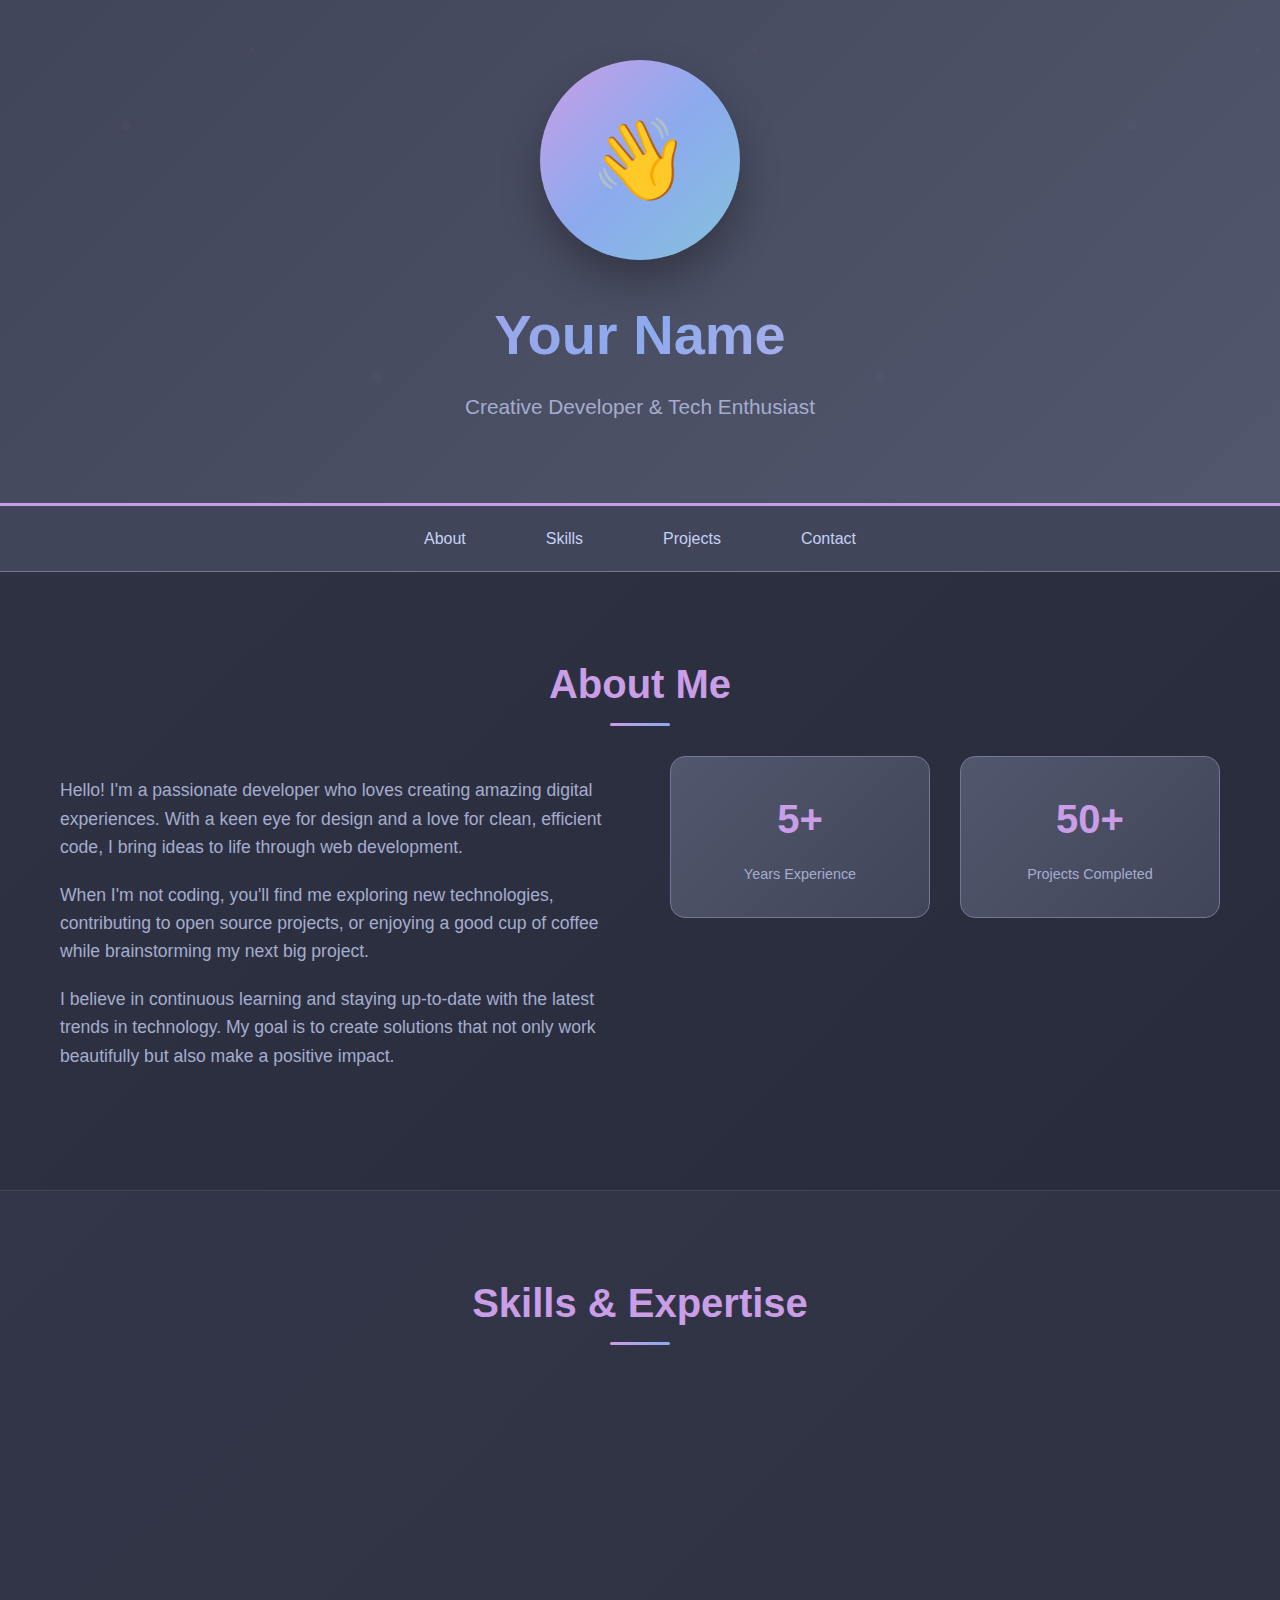
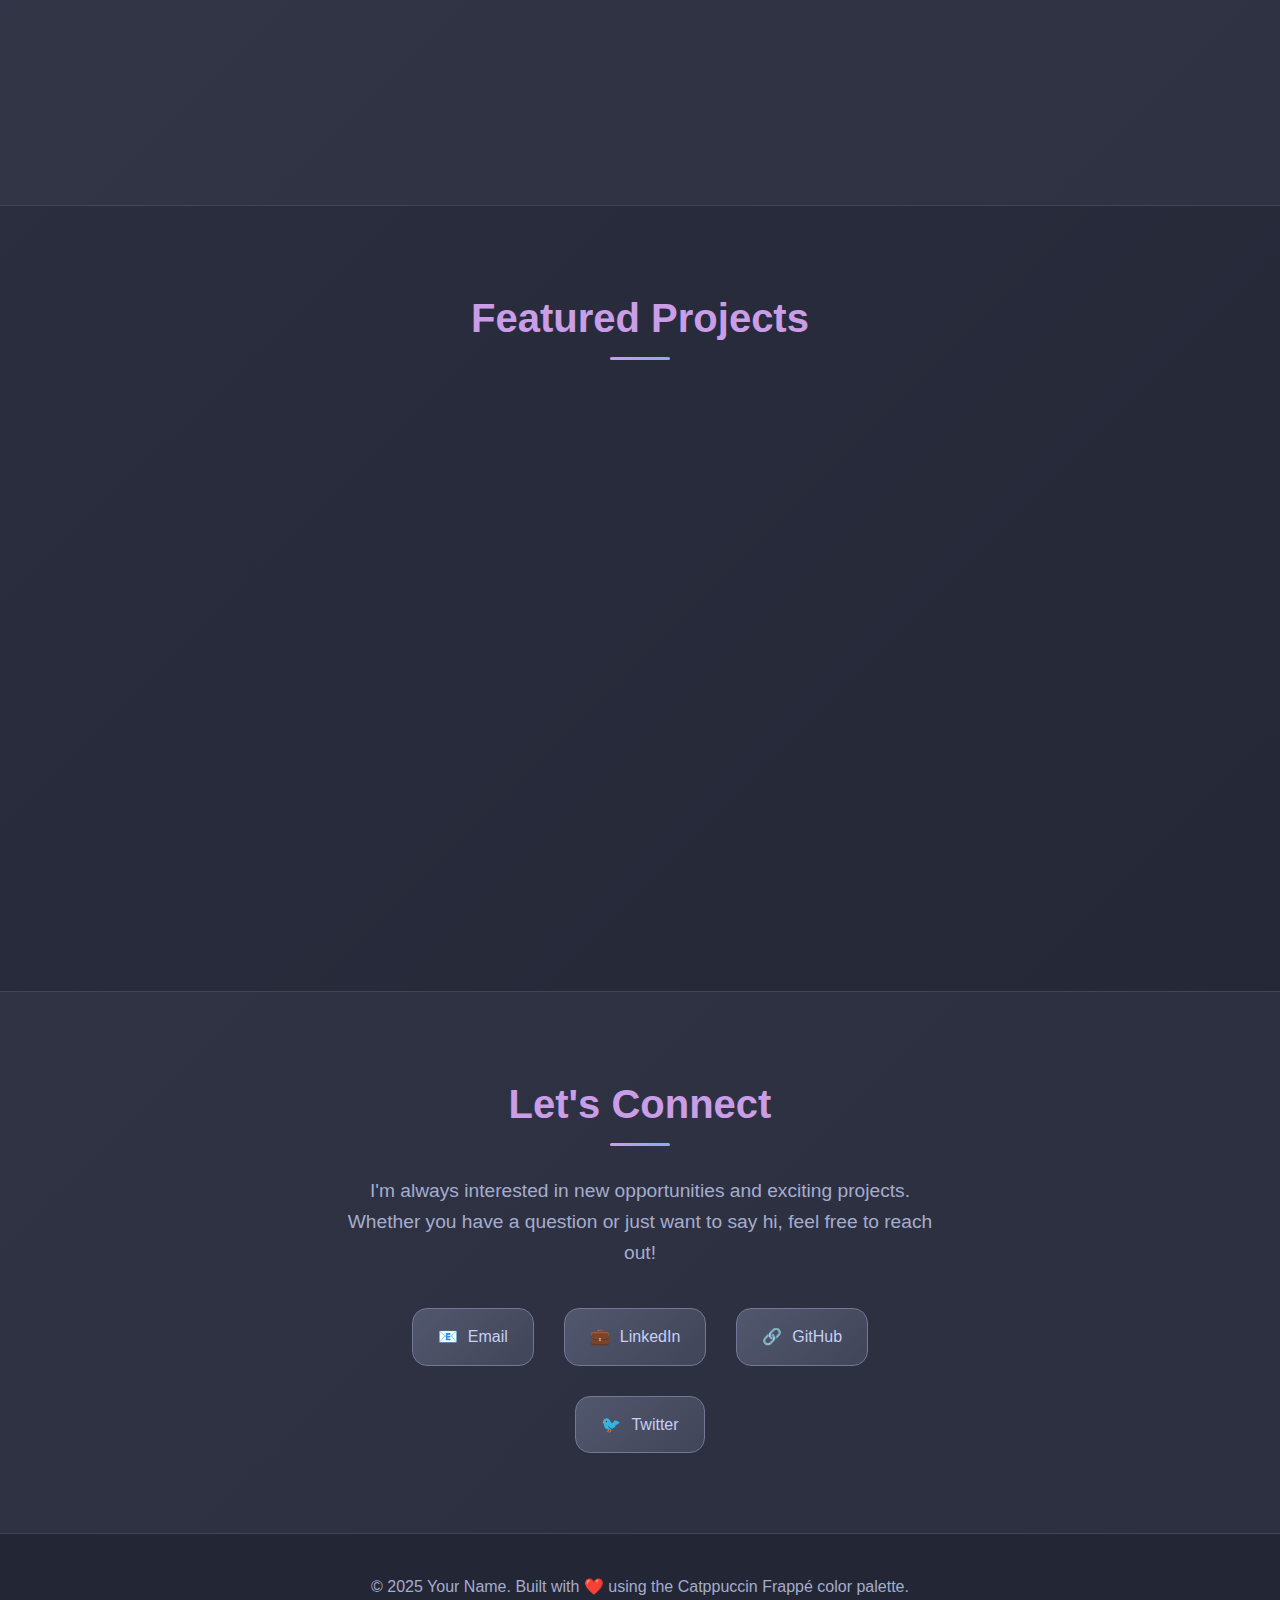
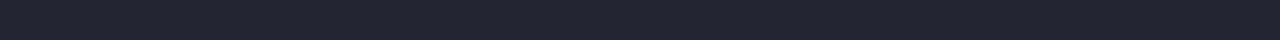
<file: themes/frappe.html>
<!DOCTYPE html>
<html lang="en">
<head>
    <meta charset="UTF-8">
    <meta name="viewport" content="width=device-width, initial-scale=1.0">
    <title>About Me - Frappé Theme</title>
    <link rel="stylesheet" href="../styles/frappe.css">
</head>
<body>
    <header>
        <div class="container">
            <div class="profile-avatar">👋</div>
            <h1>Your Name</h1>
            <p class="subtitle">Creative Developer & Tech Enthusiast</p>
        </div>
    </header>

    <nav>
        <div class="container">
            <ul>
                <li><a href="#about">About</a></li>
                <li><a href="#skills">Skills</a></li>
                <li><a href="#projects">Projects</a></li>
                <li><a href="#contact">Contact</a></li>
            </ul>
        </div>
    </nav>

    <section id="about">
        <div class="container">
            <h2>About Me</h2>
            <div class="about-content">
                <div class="about-text">
                    <p>Hello! I'm a passionate developer who loves creating amazing digital experiences. With a keen eye for design and a love for clean, efficient code, I bring ideas to life through web development.</p>
                    <p>When I'm not coding, you'll find me exploring new technologies, contributing to open source projects, or enjoying a good cup of coffee while brainstorming my next big project.</p>
                    <p>I believe in continuous learning and staying up-to-date with the latest trends in technology. My goal is to create solutions that not only work beautifully but also make a positive impact.</p>
                </div>
                <div class="about-stats">
                    <div class="stat-card">
                        <span class="stat-number">5+</span>
                        <span class="stat-label">Years Experience</span>
                    </div>
                    <div class="stat-card">
                        <span class="stat-number">50+</span>
                        <span class="stat-label">Projects Completed</span>
                    </div>
                    <div class="stat-card">
                        <span class="stat-number">10+</span>
                        <span class="stat-label">Technologies</span>
                    </div>
                    <div class="stat-card">
                        <span class="stat-number">100%</span>
                        <span class="stat-label">Client Satisfaction</span>
                    </div>
                </div>
            </div>
        </div>
    </section>

    <section id="skills">
        <div class="container">
            <h2>Skills & Expertise</h2>
            <div class="skills-grid">
                <div class="skill-card">
                    <div class="skill-header">
                        <div class="skill-icon">💻</div>
                        <h3 class="skill-title">Frontend Development</h3>
                    </div>
                    <p class="skill-description">Creating responsive and interactive user interfaces with modern frameworks and vanilla JavaScript.</p>
                    <div class="skill-tags">
                        <span class="tag">React</span>
                        <span class="tag">Vue.js</span>
                        <span class="tag">TypeScript</span>
                        <span class="tag">CSS3</span>
                    </div>
                </div>

                <div class="skill-card">
                    <div class="skill-header">
                        <div class="skill-icon">⚙️</div>
                        <h3 class="skill-title">Backend Development</h3>
                    </div>
                    <p class="skill-description">Building scalable server-side applications and APIs with modern backend technologies.</p>
                    <div class="skill-tags">
                        <span class="tag">Node.js</span>
                        <span class="tag">Python</span>
                        <span class="tag">PostgreSQL</span>
                        <span class="tag">REST APIs</span>
                    </div>
                </div>

                <div class="skill-card">
                    <div class="skill-header">
                        <div class="skill-icon">🎨</div>
                        <h3 class="skill-title">UI/UX Design</h3>
                    </div>
                    <p class="skill-description">Designing intuitive user experiences and beautiful interfaces that users love to interact with.</p>
                    <div class="skill-tags">
                        <span class="tag">Figma</span>
                        <span class="tag">Adobe XD</span>
                        <span class="tag">Prototyping</span>
                        <span class="tag">User Research</span>
                    </div>
                </div>

                <div class="skill-card">
                    <div class="skill-header">
                        <div class="skill-icon">🚀</div>
                        <h3 class="skill-title">DevOps & Tools</h3>
                    </div>
                    <p class="skill-description">Streamlining development workflows and deploying applications with modern DevOps practices.</p>
                    <div class="skill-tags">
                        <span class="tag">Docker</span>
                        <span class="tag">AWS</span>
                        <span class="tag">Git</span>
                        <span class="tag">CI/CD</span>
                    </div>
                </div>
            </div>
        </div>
    </section>

    <section id="projects">
        <div class="container">
            <h2>Featured Projects</h2>
            <div class="projects-grid">
                <div class="project-card">
                    <div class="project-image">🌟</div>
                    <div class="project-content">
                        <h3 class="project-title">E-Commerce Platform</h3>
                        <p class="project-description">A full-stack e-commerce solution with React frontend, Node.js backend, and PostgreSQL database. Features include user authentication, payment processing, and admin dashboard.</p>
                        <div class="project-links">
                            <a href="#" class="btn btn-primary">Live Demo</a>
                            <a href="#" class="btn btn-secondary">View Code</a>
                        </div>
                    </div>
                </div>

                <div class="project-card">
                    <div class="project-image">📱</div>
                    <div class="project-content">
                        <h3 class="project-title">Task Management App</h3>
                        <p class="project-description">A responsive task management application built with Vue.js and Firebase. Includes real-time collaboration, drag-and-drop functionality, and mobile-first design.</p>
                        <div class="project-links">
                            <a href="#" class="btn btn-primary">Live Demo</a>
                            <a href="#" class="btn btn-secondary">View Code</a>
                        </div>
                    </div>
                </div>

                <div class="project-card">
                    <div class="project-image">🎯</div>
                    <div class="project-content">
                        <h3 class="project-title">Data Visualization Dashboard</h3>
                        <p class="project-description">An interactive dashboard for data analysis and visualization using D3.js and React. Features real-time updates, customizable charts, and export functionality.</p>
                        <div class="project-links">
                            <a href="#" class="btn btn-primary">Live Demo</a>
                            <a href="#" class="btn btn-secondary">View Code</a>
                        </div>
                    </div>
                </div>
            </div>
        </div>
    </section>

    <section id="contact">
        <div class="container">
            <h2>Let's Connect</h2>
            <div class="contact-content">
                <p class="contact-text">I'm always interested in new opportunities and exciting projects. Whether you have a question or just want to say hi, feel free to reach out!</p>
                <div class="social-links">
                    <a href="mailto:your.email@example.com" class="social-link">
                        <span>📧</span>
                        <span>Email</span>
                    </a>
                    <a href="https://linkedin.com/in/yourprofile" class="social-link">
                        <span>💼</span>
                        <span>LinkedIn</span>
                    </a>
                    <a href="https://github.com/yourusername" class="social-link">
                        <span>🔗</span>
                        <span>GitHub</span>
                    </a>
                    <a href="https://twitter.com/yourusername" class="social-link">
                        <span>🐦</span>
                        <span>Twitter</span>
                    </a>
                </div>
            </div>
        </div>
    </section>

    <footer>
        <div class="container">
            <p class="footer-text">© 2025 Your Name. Built with ❤️ using the Catppuccin Frappé color palette.</p>
        </div>
    </footer>

    <script>
        // Smooth scrolling for navigation links
        document.querySelectorAll('a[href^="#"]').forEach(anchor => {
            anchor.addEventListener('click', function (e) {
                e.preventDefault();
                const target = document.querySelector(this.getAttribute('href'));
                if (target) {
                    target.scrollIntoView({
                        behavior: 'smooth',
                        block: 'start'
                    });
                }
            });
        });

        // Add some interactive effects
        document.addEventListener('DOMContentLoaded', function() {
            // Animate skill cards on scroll
            const observerOptions = {
                threshold: 0.1,
                rootMargin: '0px 0px -50px 0px'
            };

            const observer = new IntersectionObserver(function(entries) {
                entries.forEach(entry => {
                    if (entry.isIntersecting) {
                        entry.target.style.opacity = '1';
                        entry.target.style.transform = 'translateY(0)';
                    }
                });
            }, observerOptions);

            document.querySelectorAll('.skill-card, .project-card, .stat-card').forEach(card => {
                card.style.opacity = '0';
                card.style.transform = 'translateY(20px)';
                card.style.transition = 'opacity 0.6s ease, transform 0.6s ease';
                observer.observe(card);
            });
        });
    </script>
</body>
</html>
</file>
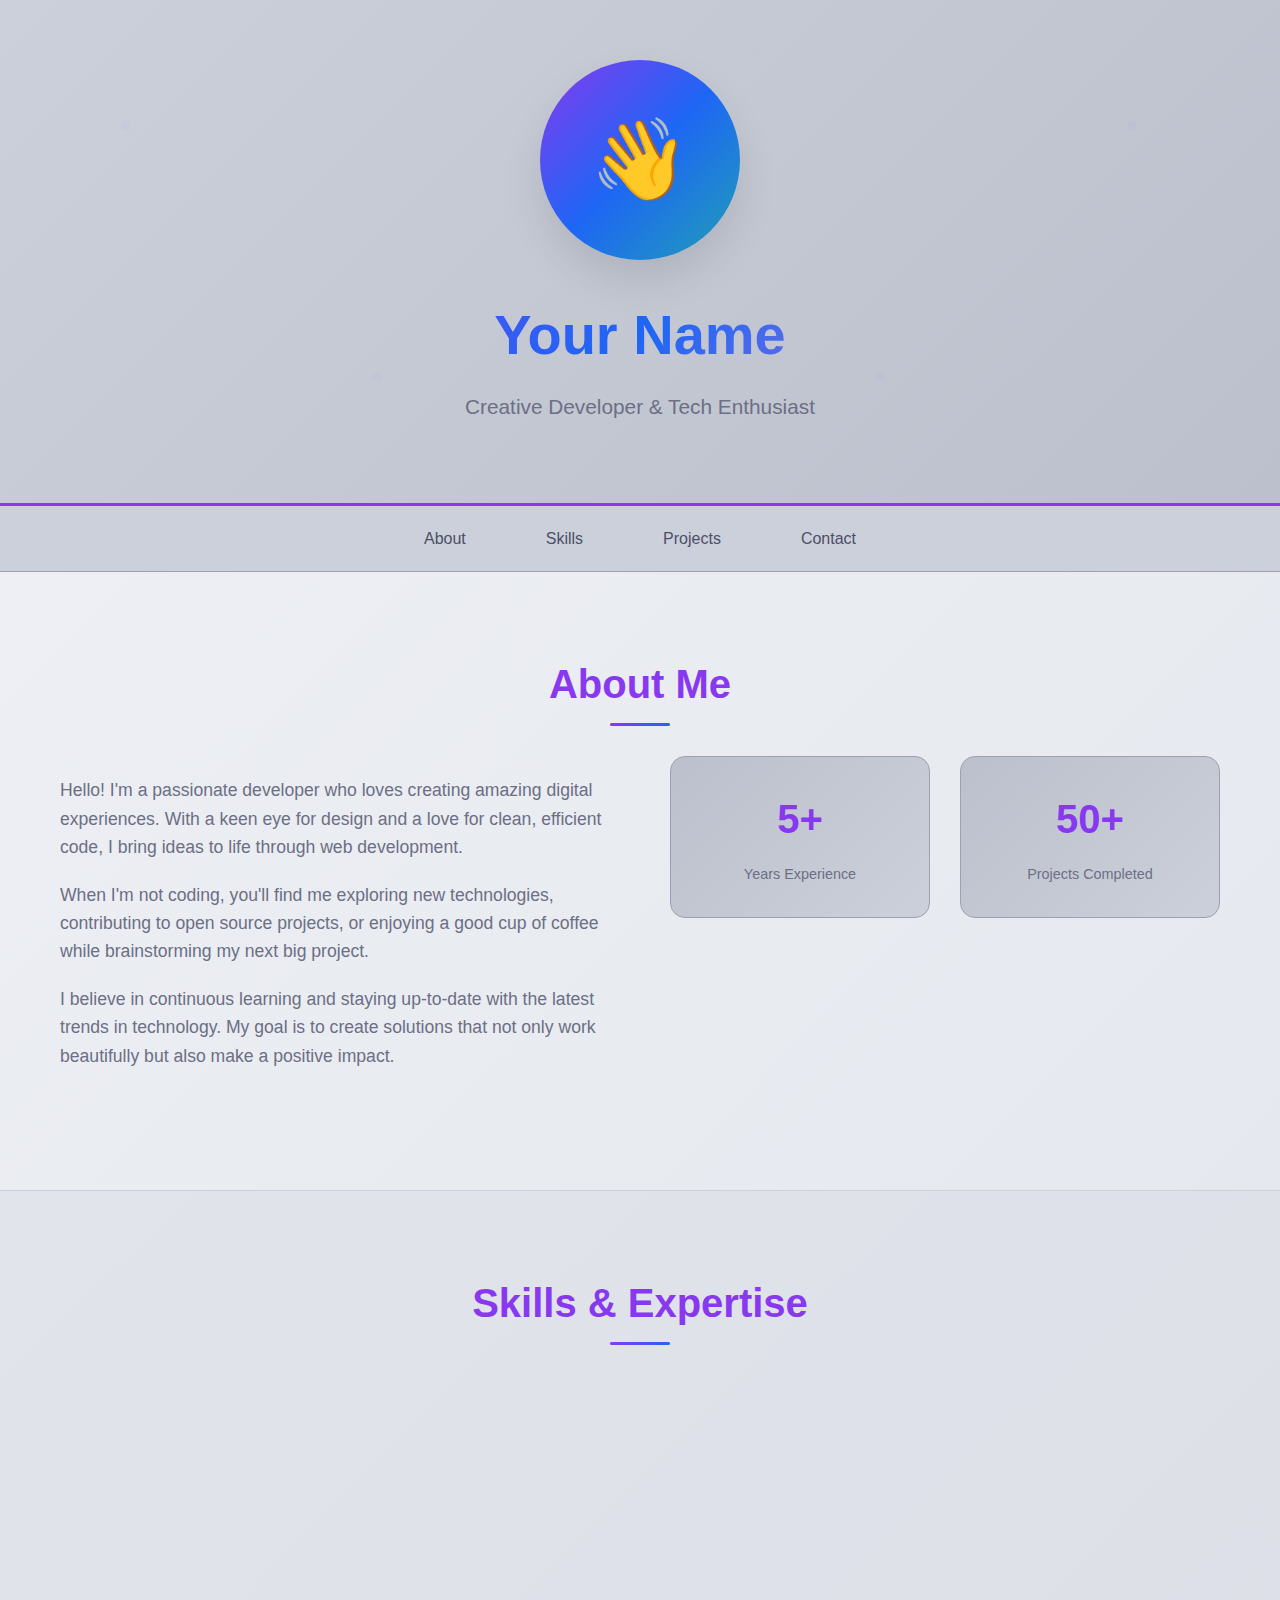
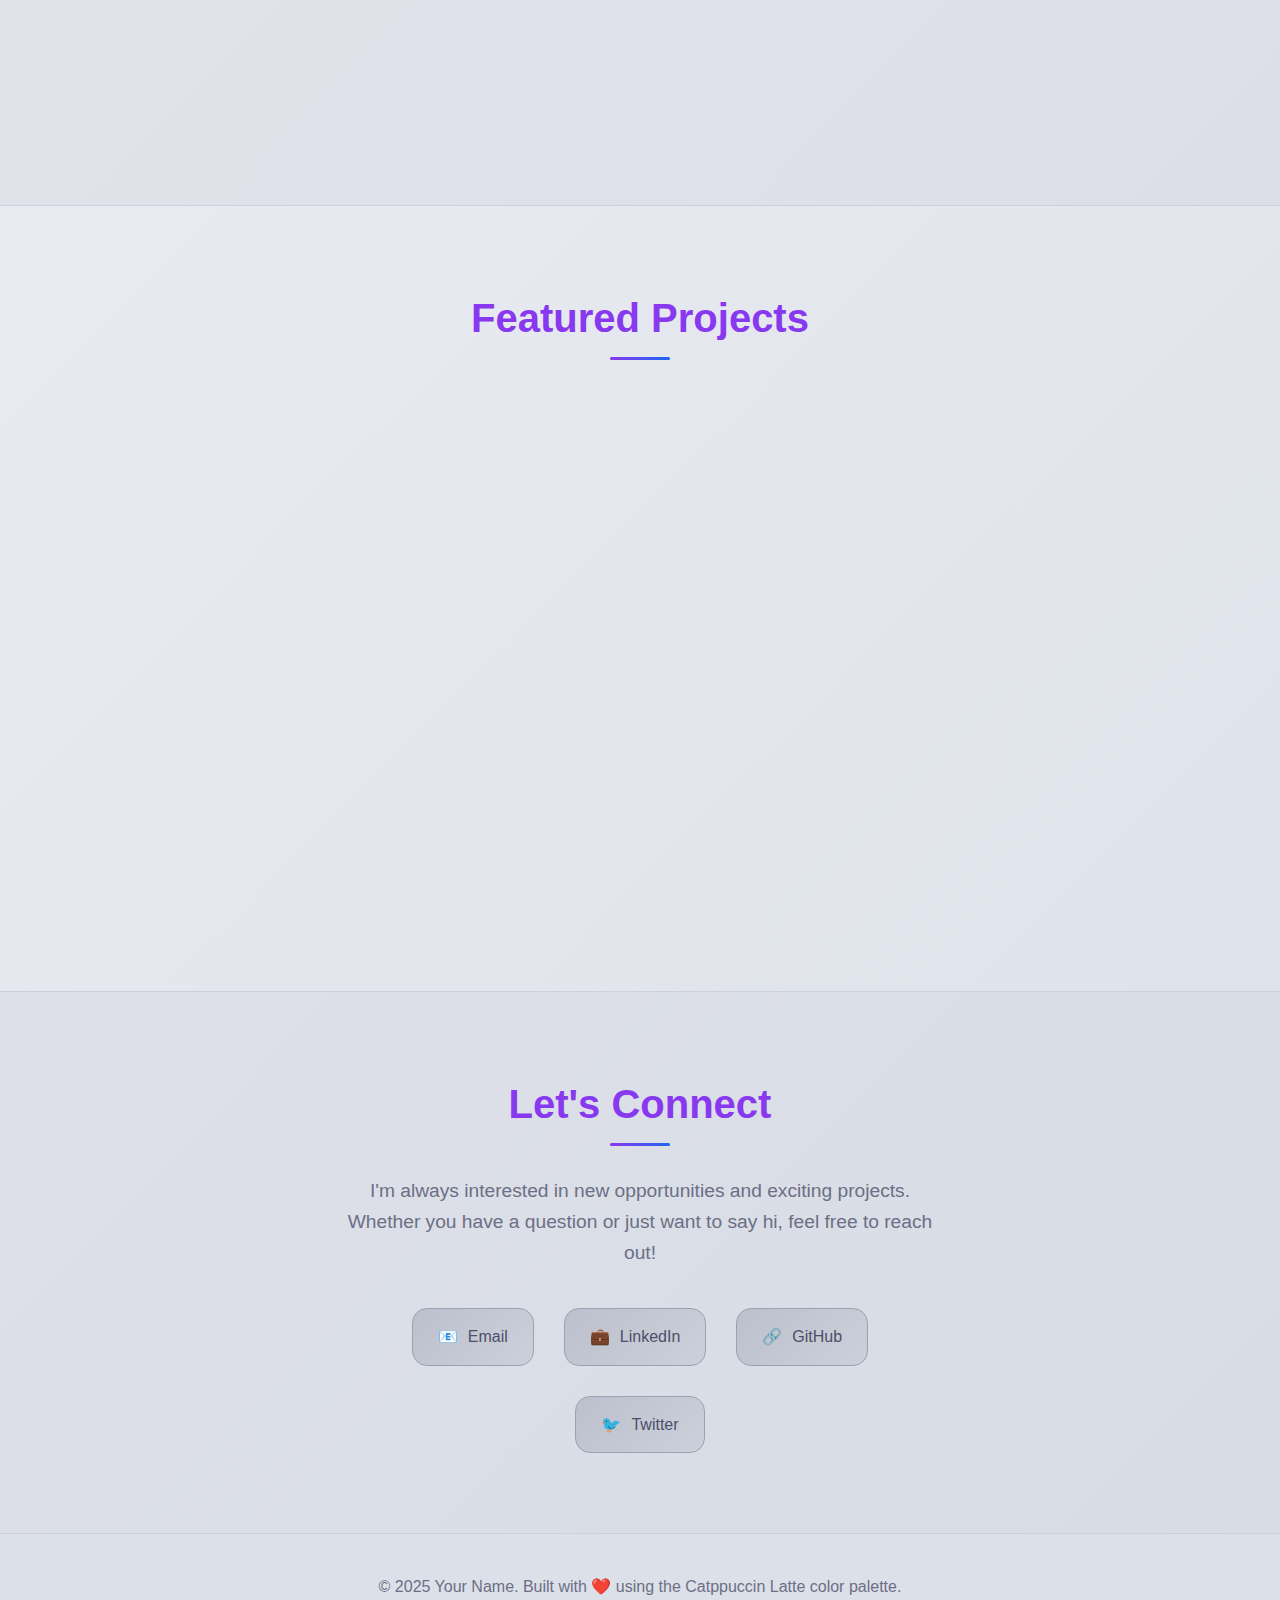
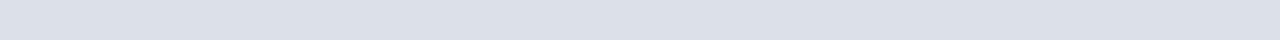
<file: themes/latte.html>
<!DOCTYPE html>
<html lang="en">
<head>
    <meta charset="UTF-8">
    <meta name="viewport" content="width=device-width, initial-scale=1.0">
    <title>About Me - Latte Theme</title>
    <link rel="stylesheet" href="../styles/latte.css">
</head>
<body>
    <header>
        <div class="container">
            <div class="profile-avatar">👋</div>
            <h1>Your Name</h1>
            <p class="subtitle">Creative Developer & Tech Enthusiast</p>
        </div>
    </header>

    <nav>
        <div class="container">
            <ul>
                <li><a href="#about">About</a></li>
                <li><a href="#skills">Skills</a></li>
                <li><a href="#projects">Projects</a></li>
                <li><a href="#contact">Contact</a></li>
            </ul>
        </div>
    </nav>

    <section id="about">
        <div class="container">
            <h2>About Me</h2>
            <div class="about-content">
                <div class="about-text">
                    <p>Hello! I'm a passionate developer who loves creating amazing digital experiences. With a keen eye for design and a love for clean, efficient code, I bring ideas to life through web development.</p>
                    <p>When I'm not coding, you'll find me exploring new technologies, contributing to open source projects, or enjoying a good cup of coffee while brainstorming my next big project.</p>
                    <p>I believe in continuous learning and staying up-to-date with the latest trends in technology. My goal is to create solutions that not only work beautifully but also make a positive impact.</p>
                </div>
                <div class="about-stats">
                    <div class="stat-card">
                        <span class="stat-number">5+</span>
                        <span class="stat-label">Years Experience</span>
                    </div>
                    <div class="stat-card">
                        <span class="stat-number">50+</span>
                        <span class="stat-label">Projects Completed</span>
                    </div>
                    <div class="stat-card">
                        <span class="stat-number">10+</span>
                        <span class="stat-label">Technologies</span>
                    </div>
                    <div class="stat-card">
                        <span class="stat-number">100%</span>
                        <span class="stat-label">Client Satisfaction</span>
                    </div>
                </div>
            </div>
        </div>
    </section>

    <section id="skills">
        <div class="container">
            <h2>Skills & Expertise</h2>
            <div class="skills-grid">
                <div class="skill-card">
                    <div class="skill-header">
                        <div class="skill-icon">💻</div>
                        <h3 class="skill-title">Frontend Development</h3>
                    </div>
                    <p class="skill-description">Creating responsive and interactive user interfaces with modern frameworks and vanilla JavaScript.</p>
                    <div class="skill-tags">
                        <span class="tag">React</span>
                        <span class="tag">Vue.js</span>
                        <span class="tag">TypeScript</span>
                        <span class="tag">CSS3</span>
                    </div>
                </div>

                <div class="skill-card">
                    <div class="skill-header">
                        <div class="skill-icon">⚙️</div>
                        <h3 class="skill-title">Backend Development</h3>
                    </div>
                    <p class="skill-description">Building scalable server-side applications and APIs with modern backend technologies.</p>
                    <div class="skill-tags">
                        <span class="tag">Node.js</span>
                        <span class="tag">Python</span>
                        <span class="tag">PostgreSQL</span>
                        <span class="tag">REST APIs</span>
                    </div>
                </div>

                <div class="skill-card">
                    <div class="skill-header">
                        <div class="skill-icon">🎨</div>
                        <h3 class="skill-title">UI/UX Design</h3>
                    </div>
                    <p class="skill-description">Designing intuitive user experiences and beautiful interfaces that users love to interact with.</p>
                    <div class="skill-tags">
                        <span class="tag">Figma</span>
                        <span class="tag">Adobe XD</span>
                        <span class="tag">Prototyping</span>
                        <span class="tag">User Research</span>
                    </div>
                </div>

                <div class="skill-card">
                    <div class="skill-header">
                        <div class="skill-icon">🚀</div>
                        <h3 class="skill-title">DevOps & Tools</h3>
                    </div>
                    <p class="skill-description">Streamlining development workflows and deploying applications with modern DevOps practices.</p>
                    <div class="skill-tags">
                        <span class="tag">Docker</span>
                        <span class="tag">AWS</span>
                        <span class="tag">Git</span>
                        <span class="tag">CI/CD</span>
                    </div>
                </div>
            </div>
        </div>
    </section>

    <section id="projects">
        <div class="container">
            <h2>Featured Projects</h2>
            <div class="projects-grid">
                <div class="project-card">
                    <div class="project-image">🌟</div>
                    <div class="project-content">
                        <h3 class="project-title">E-Commerce Platform</h3>
                        <p class="project-description">A full-stack e-commerce solution with React frontend, Node.js backend, and PostgreSQL database. Features include user authentication, payment processing, and admin dashboard.</p>
                        <div class="project-links">
                            <a href="#" class="btn btn-primary">Live Demo</a>
                            <a href="#" class="btn btn-secondary">View Code</a>
                        </div>
                    </div>
                </div>

                <div class="project-card">
                    <div class="project-image">📱</div>
                    <div class="project-content">
                        <h3 class="project-title">Task Management App</h3>
                        <p class="project-description">A responsive task management application built with Vue.js and Firebase. Includes real-time collaboration, drag-and-drop functionality, and mobile-first design.</p>
                        <div class="project-links">
                            <a href="#" class="btn btn-primary">Live Demo</a>
                            <a href="#" class="btn btn-secondary">View Code</a>
                        </div>
                    </div>
                </div>

                <div class="project-card">
                    <div class="project-image">🎯</div>
                    <div class="project-content">
                        <h3 class="project-title">Data Visualization Dashboard</h3>
                        <p class="project-description">An interactive dashboard for data analysis and visualization using D3.js and React. Features real-time updates, customizable charts, and export functionality.</p>
                        <div class="project-links">
                            <a href="#" class="btn btn-primary">Live Demo</a>
                            <a href="#" class="btn btn-secondary">View Code</a>
                        </div>
                    </div>
                </div>
            </div>
        </div>
    </section>

    <section id="contact">
        <div class="container">
            <h2>Let's Connect</h2>
            <div class="contact-content">
                <p class="contact-text">I'm always interested in new opportunities and exciting projects. Whether you have a question or just want to say hi, feel free to reach out!</p>
                <div class="social-links">
                    <a href="mailto:your.email@example.com" class="social-link">
                        <span>📧</span>
                        <span>Email</span>
                    </a>
                    <a href="https://linkedin.com/in/yourprofile" class="social-link">
                        <span>💼</span>
                        <span>LinkedIn</span>
                    </a>
                    <a href="https://github.com/yourusername" class="social-link">
                        <span>🔗</span>
                        <span>GitHub</span>
                    </a>
                    <a href="https://twitter.com/yourusername" class="social-link">
                        <span>🐦</span>
                        <span>Twitter</span>
                    </a>
                </div>
            </div>
        </div>
    </section>

    <footer>
        <div class="container">
            <p class="footer-text">© 2025 Your Name. Built with ❤️ using the Catppuccin Latte color palette.</p>
        </div>
    </footer>

    <script>
        // Smooth scrolling for navigation links
        document.querySelectorAll('a[href^="#"]').forEach(anchor => {
            anchor.addEventListener('click', function (e) {
                e.preventDefault();
                const target = document.querySelector(this.getAttribute('href'));
                if (target) {
                    target.scrollIntoView({
                        behavior: 'smooth',
                        block: 'start'
                    });
                }
            });
        });

        // Add some interactive effects
        document.addEventListener('DOMContentLoaded', function() {
            // Animate skill cards on scroll
            const observerOptions = {
                threshold: 0.1,
                rootMargin: '0px 0px -50px 0px'
            };

            const observer = new IntersectionObserver(function(entries) {
                entries.forEach(entry => {
                    if (entry.isIntersecting) {
                        entry.target.style.opacity = '1';
                        entry.target.style.transform = 'translateY(0)';
                    }
                });
            }, observerOptions);

            document.querySelectorAll('.skill-card, .project-card, .stat-card').forEach(card => {
                card.style.opacity = '0';
                card.style.transform = 'translateY(20px)';
                card.style.transition = 'opacity 0.6s ease, transform 0.6s ease';
                observer.observe(card);
            });
        });
    </script>
</body>
</html>
</file>
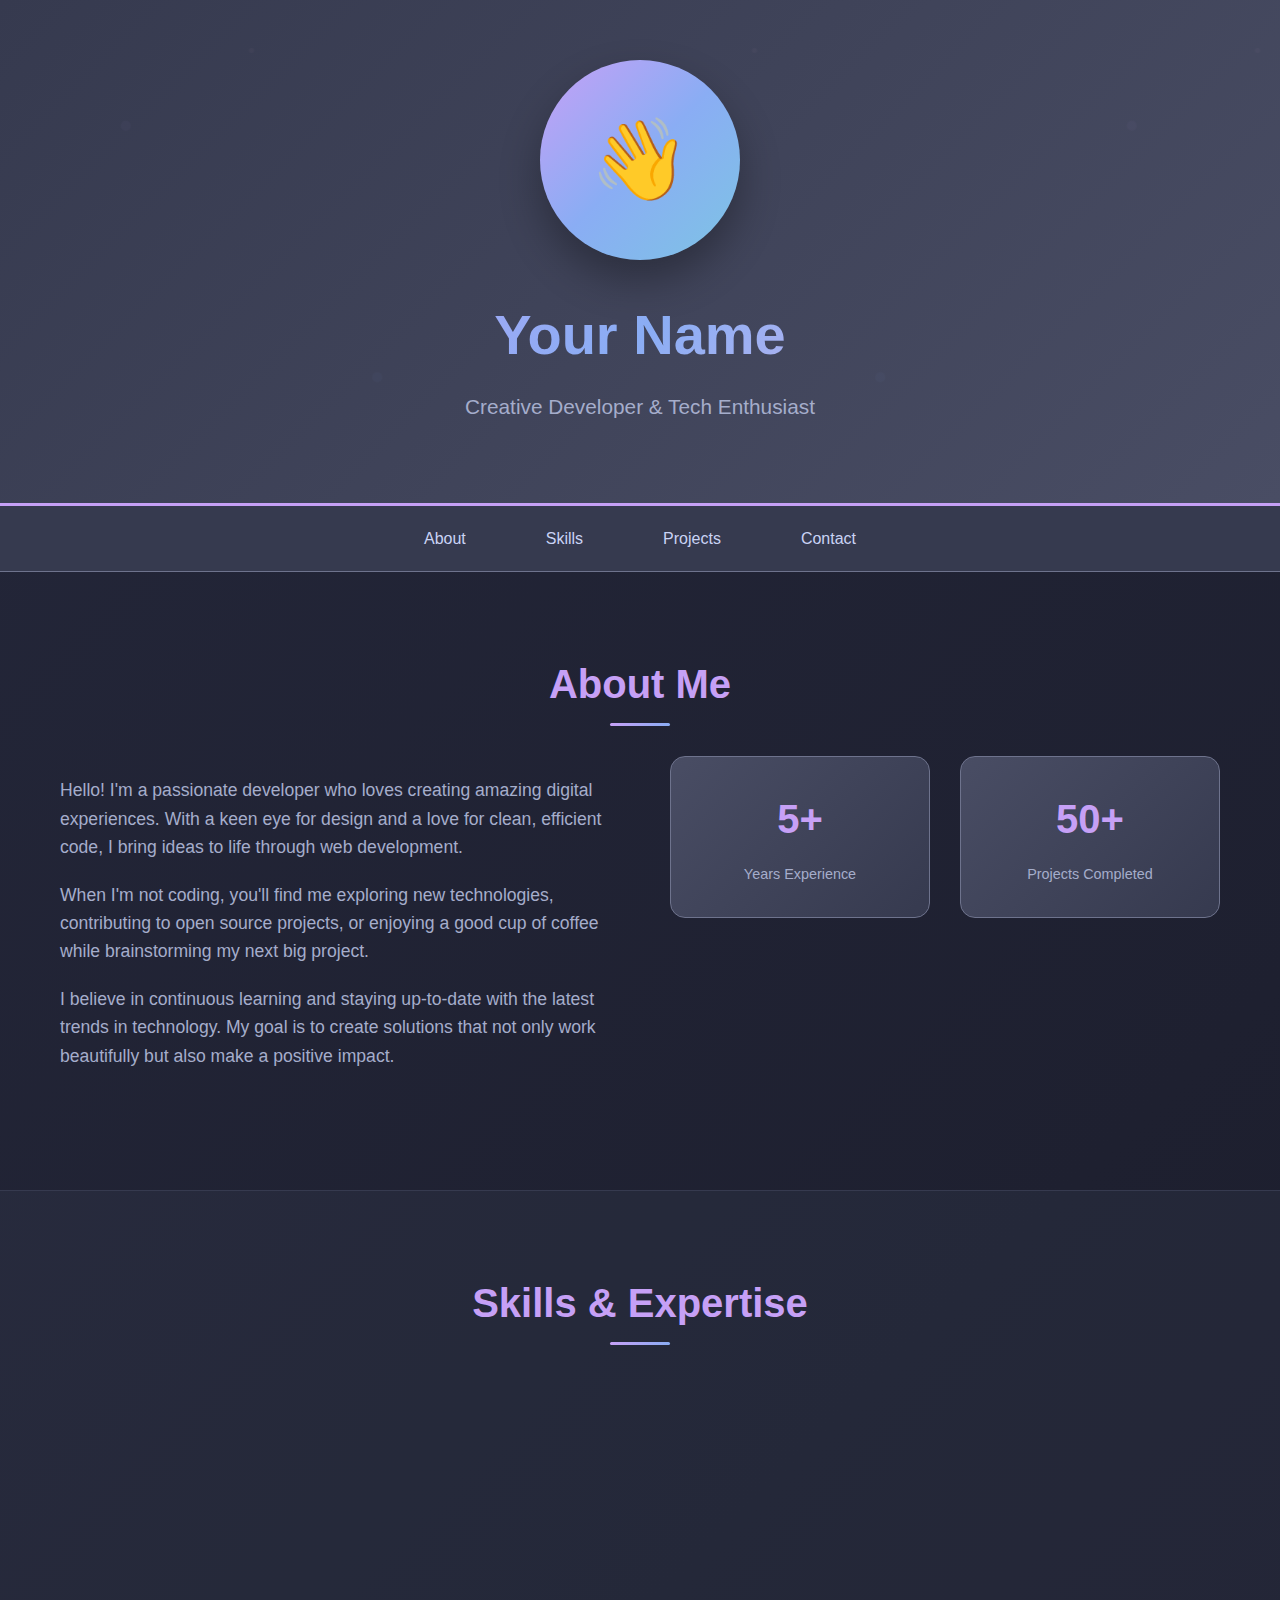
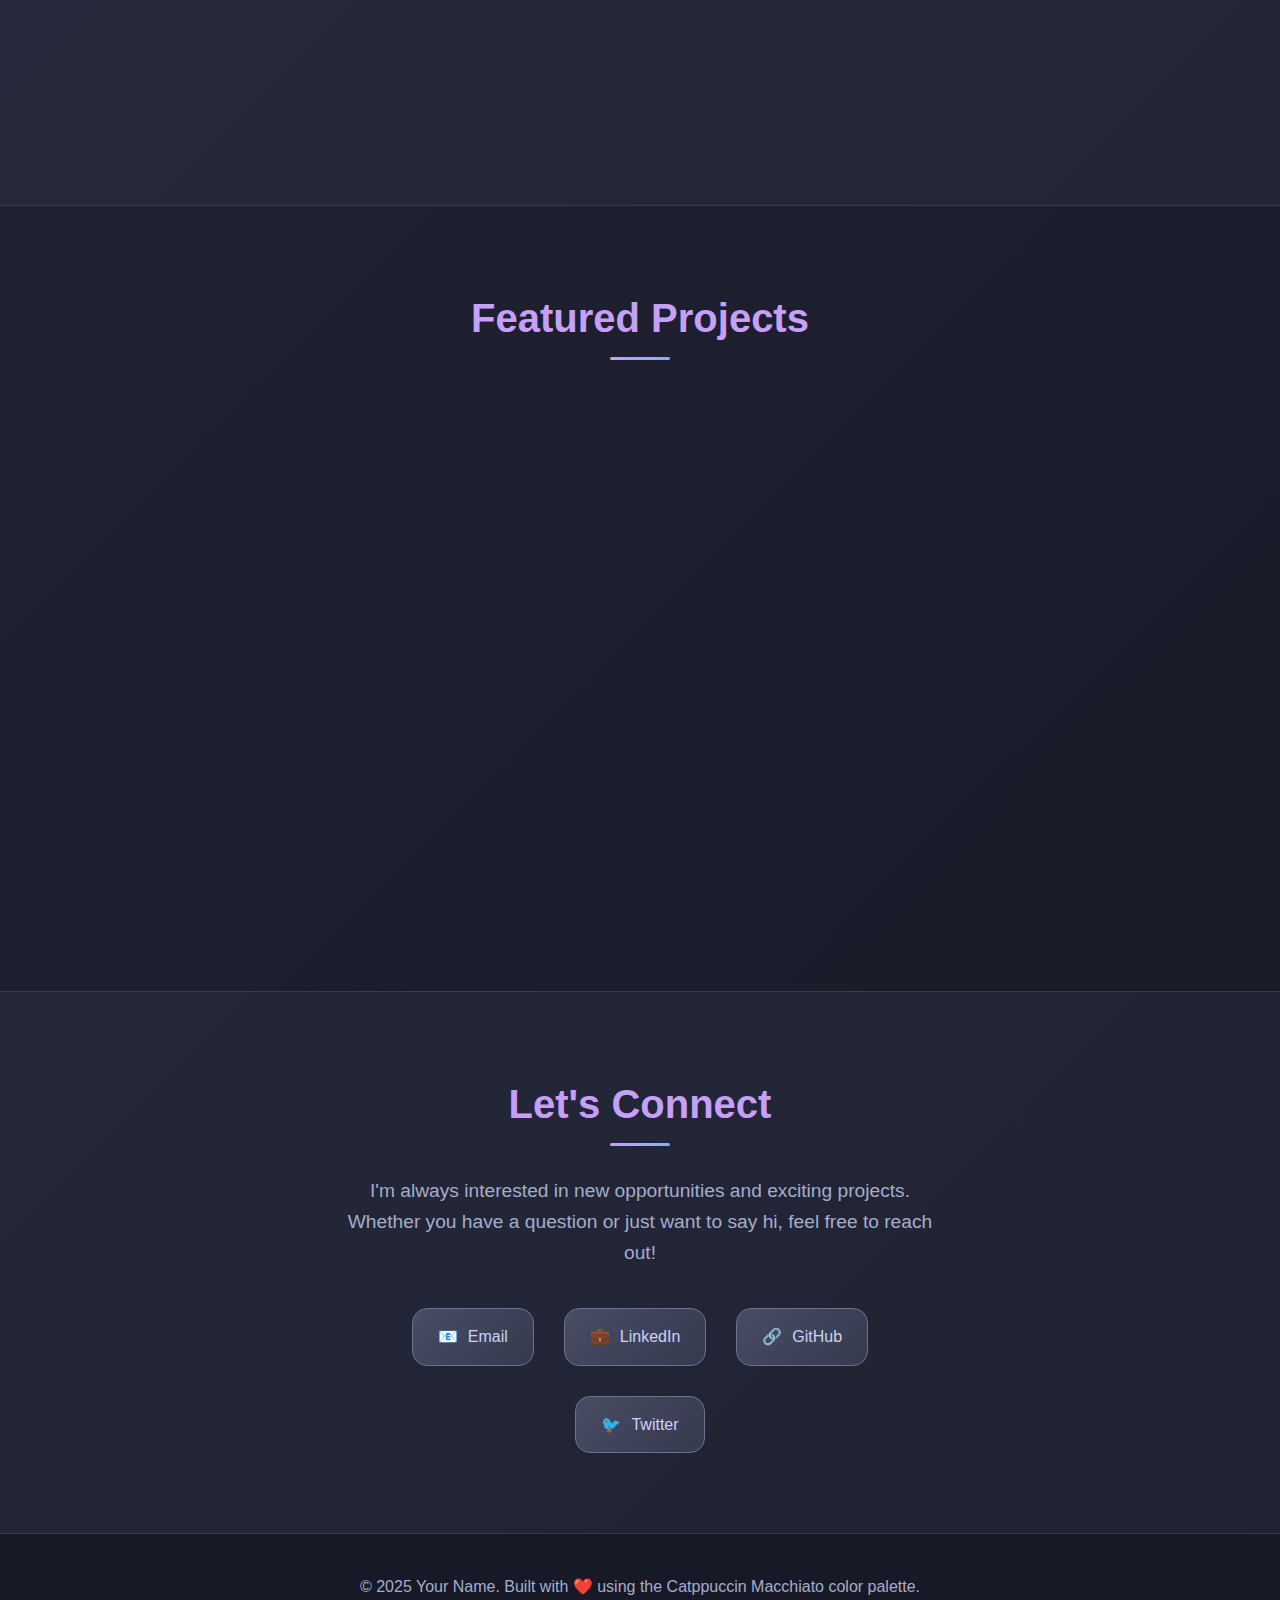
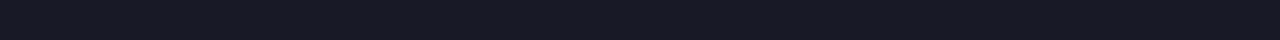
<file: themes/macchiato.html>
<!DOCTYPE html>
<html lang="en">
<head>
    <meta charset="UTF-8">
    <meta name="viewport" content="width=device-width, initial-scale=1.0">
    <title>About Me - Macchiato Theme</title>
    <link rel="stylesheet" href="../styles/macchiato.css">
</head>
<body>
    <header>
        <div class="container">
            <div class="profile-avatar">👋</div>
            <h1>Your Name</h1>
            <p class="subtitle">Creative Developer & Tech Enthusiast</p>
        </div>
    </header>

    <nav>
        <div class="container">
            <ul>
                <li><a href="#about">About</a></li>
                <li><a href="#skills">Skills</a></li>
                <li><a href="#projects">Projects</a></li>
                <li><a href="#contact">Contact</a></li>
            </ul>
        </div>
    </nav>

    <section id="about">
        <div class="container">
            <h2>About Me</h2>
            <div class="about-content">
                <div class="about-text">
                    <p>Hello! I'm a passionate developer who loves creating amazing digital experiences. With a keen eye for design and a love for clean, efficient code, I bring ideas to life through web development.</p>
                    <p>When I'm not coding, you'll find me exploring new technologies, contributing to open source projects, or enjoying a good cup of coffee while brainstorming my next big project.</p>
                    <p>I believe in continuous learning and staying up-to-date with the latest trends in technology. My goal is to create solutions that not only work beautifully but also make a positive impact.</p>
                </div>
                <div class="about-stats">
                    <div class="stat-card">
                        <span class="stat-number">5+</span>
                        <span class="stat-label">Years Experience</span>
                    </div>
                    <div class="stat-card">
                        <span class="stat-number">50+</span>
                        <span class="stat-label">Projects Completed</span>
                    </div>
                    <div class="stat-card">
                        <span class="stat-number">10+</span>
                        <span class="stat-label">Technologies</span>
                    </div>
                    <div class="stat-card">
                        <span class="stat-number">100%</span>
                        <span class="stat-label">Client Satisfaction</span>
                    </div>
                </div>
            </div>
        </div>
    </section>

    <section id="skills">
        <div class="container">
            <h2>Skills & Expertise</h2>
            <div class="skills-grid">
                <div class="skill-card">
                    <div class="skill-header">
                        <div class="skill-icon">💻</div>
                        <h3 class="skill-title">Frontend Development</h3>
                    </div>
                    <p class="skill-description">Creating responsive and interactive user interfaces with modern frameworks and vanilla JavaScript.</p>
                    <div class="skill-tags">
                        <span class="tag">React</span>
                        <span class="tag">Vue.js</span>
                        <span class="tag">TypeScript</span>
                        <span class="tag">CSS3</span>
                    </div>
                </div>

                <div class="skill-card">
                    <div class="skill-header">
                        <div class="skill-icon">⚙️</div>
                        <h3 class="skill-title">Backend Development</h3>
                    </div>
                    <p class="skill-description">Building scalable server-side applications and APIs with modern backend technologies.</p>
                    <div class="skill-tags">
                        <span class="tag">Node.js</span>
                        <span class="tag">Python</span>
                        <span class="tag">PostgreSQL</span>
                        <span class="tag">REST APIs</span>
                    </div>
                </div>

                <div class="skill-card">
                    <div class="skill-header">
                        <div class="skill-icon">🎨</div>
                        <h3 class="skill-title">UI/UX Design</h3>
                    </div>
                    <p class="skill-description">Designing intuitive user experiences and beautiful interfaces that users love to interact with.</p>
                    <div class="skill-tags">
                        <span class="tag">Figma</span>
                        <span class="tag">Adobe XD</span>
                        <span class="tag">Prototyping</span>
                        <span class="tag">User Research</span>
                    </div>
                </div>

                <div class="skill-card">
                    <div class="skill-header">
                        <div class="skill-icon">🚀</div>
                        <h3 class="skill-title">DevOps & Tools</h3>
                    </div>
                    <p class="skill-description">Streamlining development workflows and deploying applications with modern DevOps practices.</p>
                    <div class="skill-tags">
                        <span class="tag">Docker</span>
                        <span class="tag">AWS</span>
                        <span class="tag">Git</span>
                        <span class="tag">CI/CD</span>
                    </div>
                </div>
            </div>
        </div>
    </section>

    <section id="projects">
        <div class="container">
            <h2>Featured Projects</h2>
            <div class="projects-grid">
                <div class="project-card">
                    <div class="project-image">🌟</div>
                    <div class="project-content">
                        <h3 class="project-title">E-Commerce Platform</h3>
                        <p class="project-description">A full-stack e-commerce solution with React frontend, Node.js backend, and PostgreSQL database. Features include user authentication, payment processing, and admin dashboard.</p>
                        <div class="project-links">
                            <a href="#" class="btn btn-primary">Live Demo</a>
                            <a href="#" class="btn btn-secondary">View Code</a>
                        </div>
                    </div>
                </div>

                <div class="project-card">
                    <div class="project-image">📱</div>
                    <div class="project-content">
                        <h3 class="project-title">Task Management App</h3>
                        <p class="project-description">A responsive task management application built with Vue.js and Firebase. Includes real-time collaboration, drag-and-drop functionality, and mobile-first design.</p>
                        <div class="project-links">
                            <a href="#" class="btn btn-primary">Live Demo</a>
                            <a href="#" class="btn btn-secondary">View Code</a>
                        </div>
                    </div>
                </div>

                <div class="project-card">
                    <div class="project-image">🎯</div>
                    <div class="project-content">
                        <h3 class="project-title">Data Visualization Dashboard</h3>
                        <p class="project-description">An interactive dashboard for data analysis and visualization using D3.js and React. Features real-time updates, customizable charts, and export functionality.</p>
                        <div class="project-links">
                            <a href="#" class="btn btn-primary">Live Demo</a>
                            <a href="#" class="btn btn-secondary">View Code</a>
                        </div>
                    </div>
                </div>
            </div>
        </div>
    </section>

    <section id="contact">
        <div class="container">
            <h2>Let's Connect</h2>
            <div class="contact-content">
                <p class="contact-text">I'm always interested in new opportunities and exciting projects. Whether you have a question or just want to say hi, feel free to reach out!</p>
                <div class="social-links">
                    <a href="mailto:your.email@example.com" class="social-link">
                        <span>📧</span>
                        <span>Email</span>
                    </a>
                    <a href="https://linkedin.com/in/yourprofile" class="social-link">
                        <span>💼</span>
                        <span>LinkedIn</span>
                    </a>
                    <a href="https://github.com/yourusername" class="social-link">
                        <span>🔗</span>
                        <span>GitHub</span>
                    </a>
                    <a href="https://twitter.com/yourusername" class="social-link">
                        <span>🐦</span>
                        <span>Twitter</span>
                    </a>
                </div>
            </div>
        </div>
    </section>

    <footer>
        <div class="container">
            <p class="footer-text">© 2025 Your Name. Built with ❤️ using the Catppuccin Macchiato color palette.</p>
        </div>
    </footer>

    <script>
        // Smooth scrolling for navigation links
        document.querySelectorAll('a[href^="#"]').forEach(anchor => {
            anchor.addEventListener('click', function (e) {
                e.preventDefault();
                const target = document.querySelector(this.getAttribute('href'));
                if (target) {
                    target.scrollIntoView({
                        behavior: 'smooth',
                        block: 'start'
                    });
                }
            });
        });

        // Add some interactive effects
        document.addEventListener('DOMContentLoaded', function() {
            // Animate skill cards on scroll
            const observerOptions = {
                threshold: 0.1,
                rootMargin: '0px 0px -50px 0px'
            };

            const observer = new IntersectionObserver(function(entries) {
                entries.forEach(entry => {
                    if (entry.isIntersecting) {
                        entry.target.style.opacity = '1';
                        entry.target.style.transform = 'translateY(0)';
                    }
                });
            }, observerOptions);

            document.querySelectorAll('.skill-card, .project-card, .stat-card').forEach(card => {
                card.style.opacity = '0';
                card.style.transform = 'translateY(20px)';
                card.style.transition = 'opacity 0.6s ease, transform 0.6s ease';
                observer.observe(card);
            });
        });
    </script>
</body>
</html>
</file>
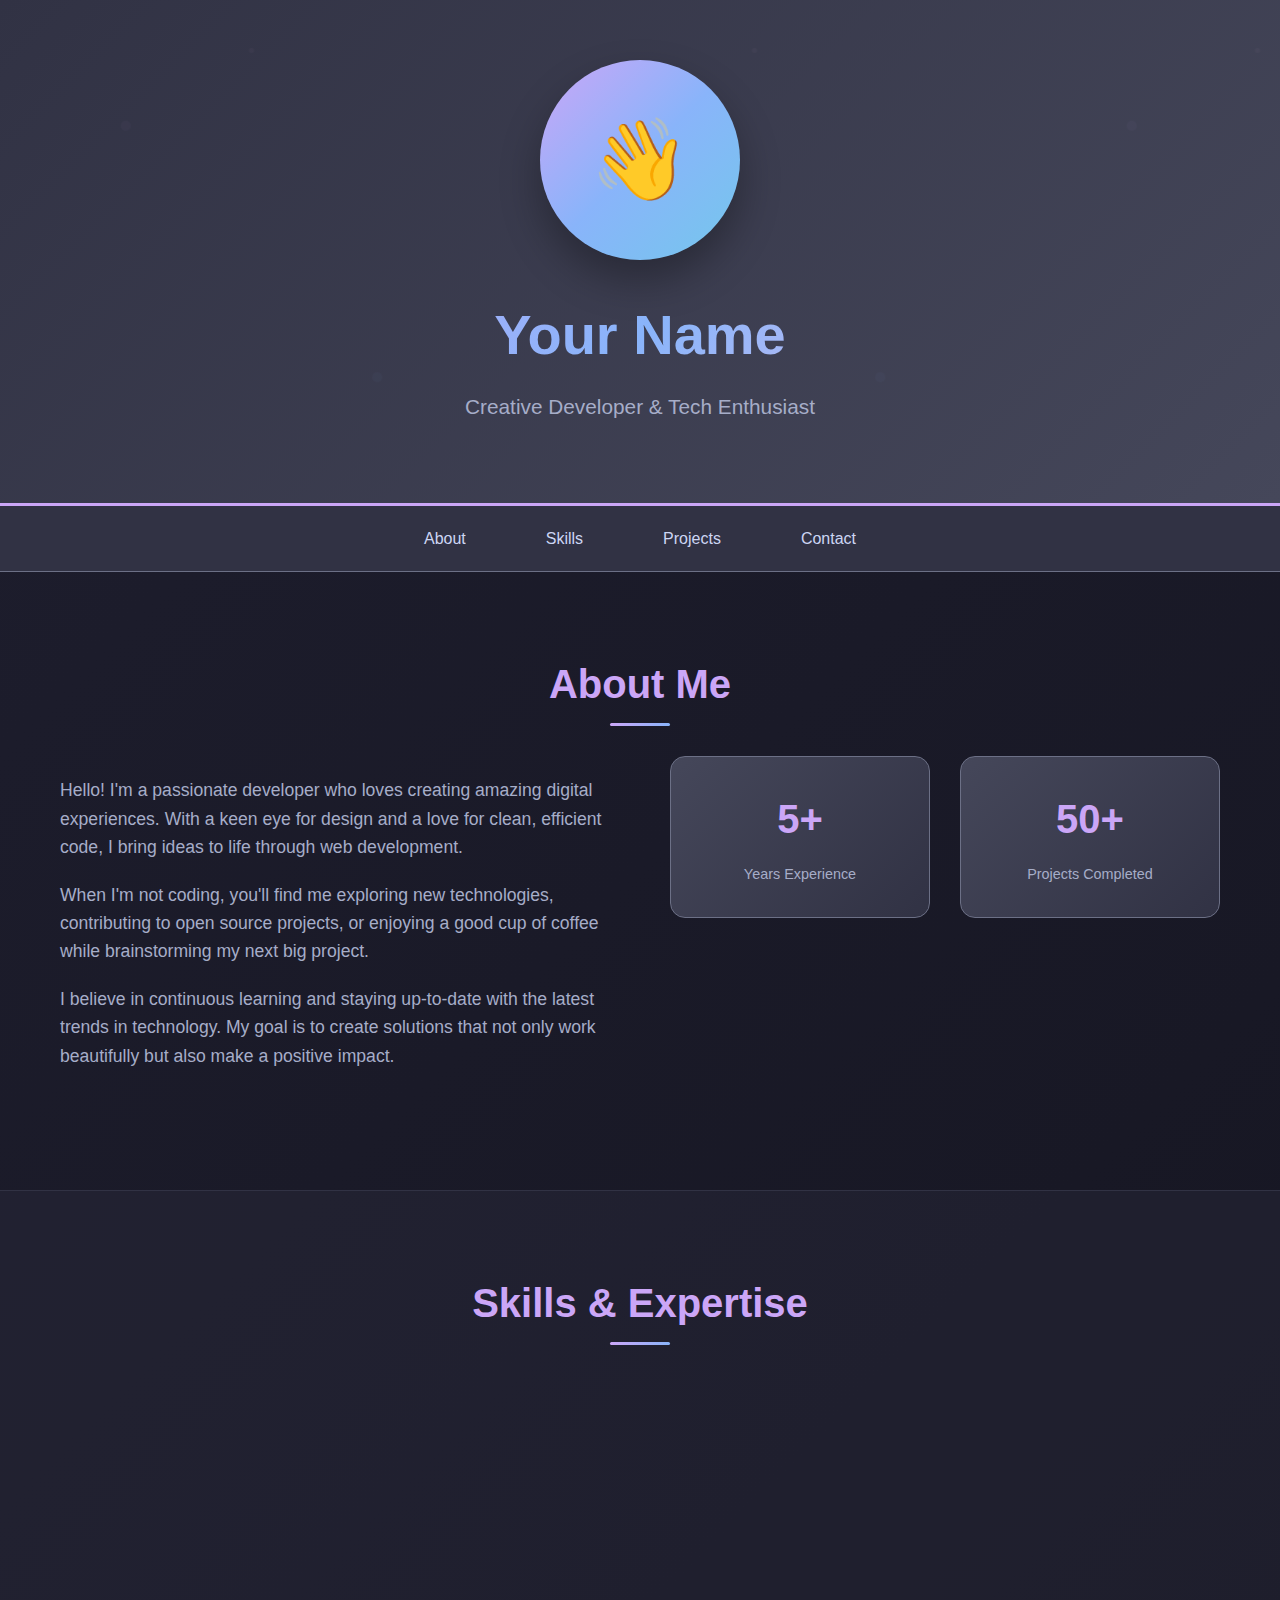
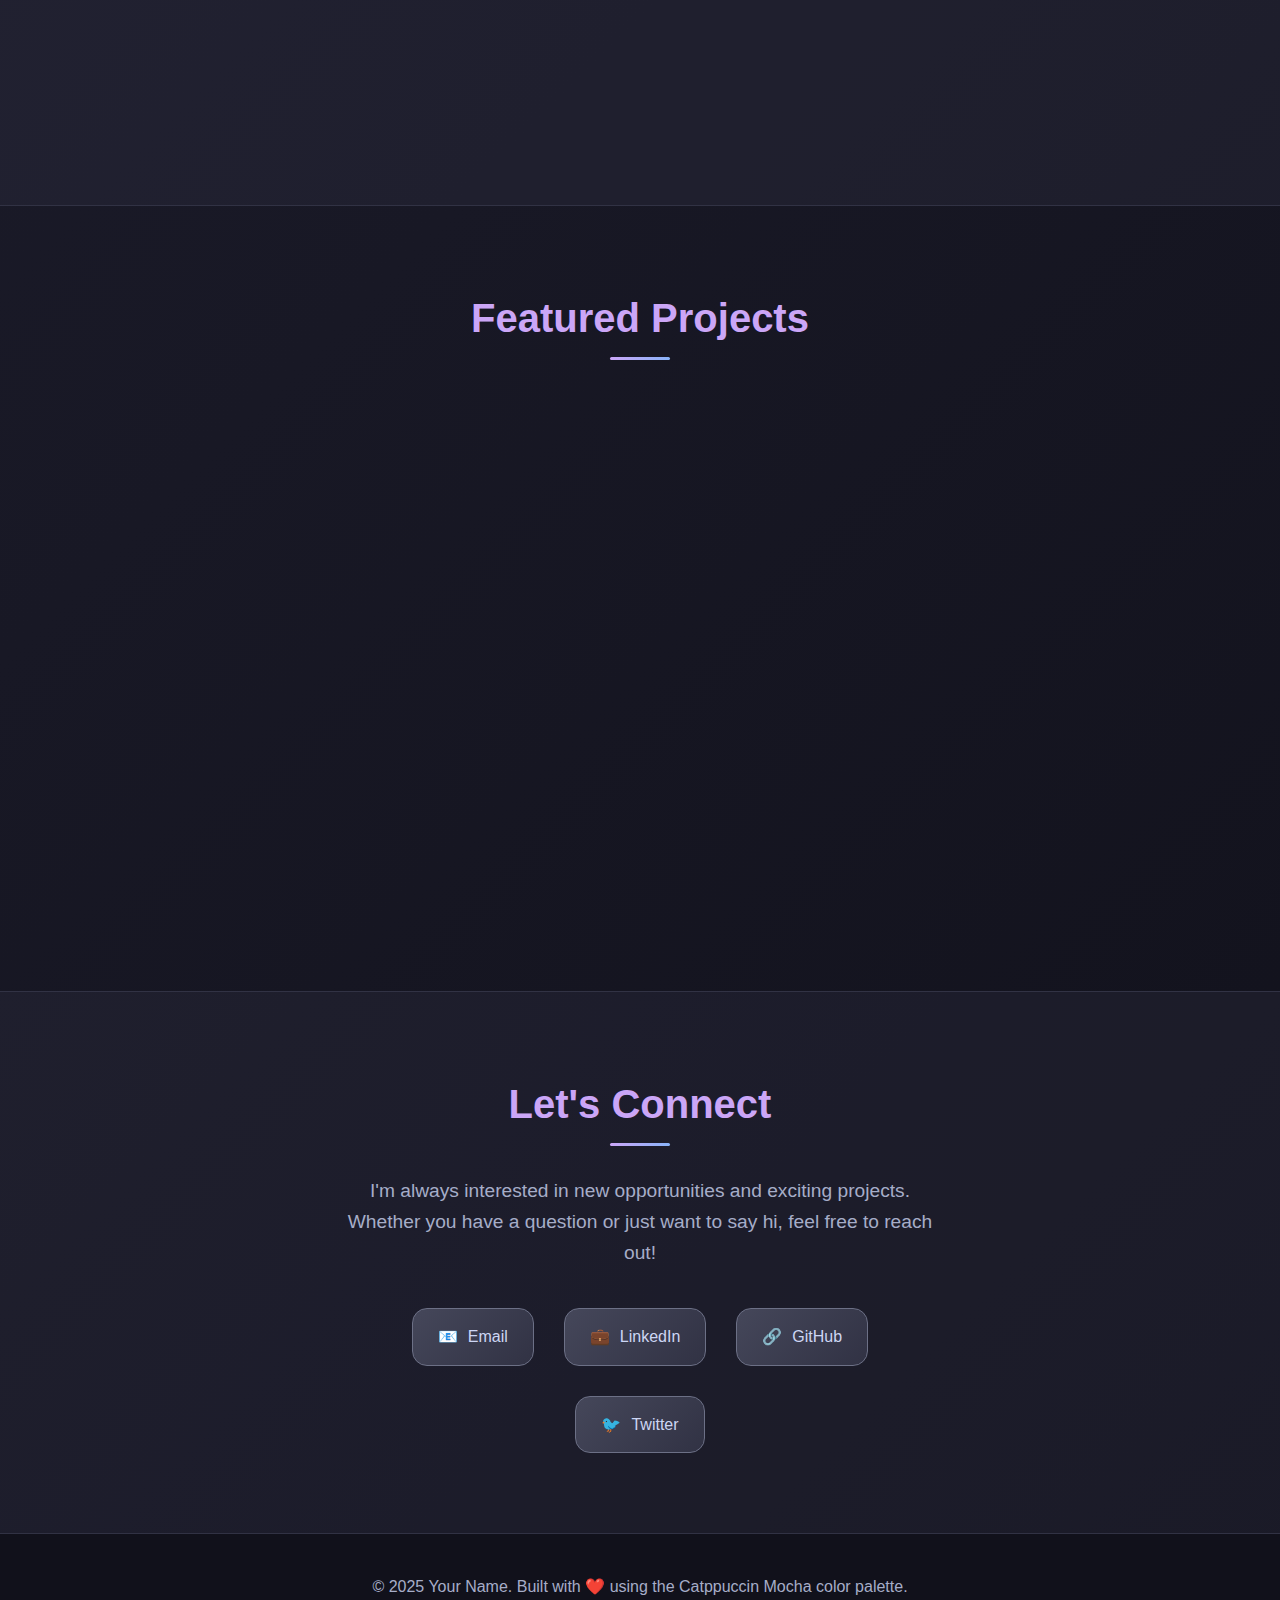
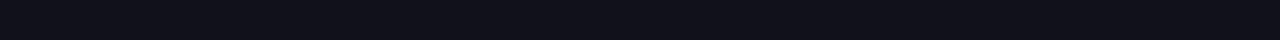
<file: themes/mocha.html>
<!DOCTYPE html>
<html lang="en">
<head>
    <meta charset="UTF-8">
    <meta name="viewport" content="width=device-width, initial-scale=1.0">
    <title>About Me - Mocha Theme</title>
    <link rel="stylesheet" href="../styles/mocha.css">
</head>
<body>
    <header>
        <div class="container">
            <div class="profile-avatar">👋</div>
            <h1>Your Name</h1>
            <p class="subtitle">Creative Developer & Tech Enthusiast</p>
        </div>
    </header>

    <nav>
        <div class="container">
            <ul>
                <li><a href="#about">About</a></li>
                <li><a href="#skills">Skills</a></li>
                <li><a href="#projects">Projects</a></li>
                <li><a href="#contact">Contact</a></li>
            </ul>
        </div>
    </nav>

    <section id="about">
        <div class="container">
            <h2>About Me</h2>
            <div class="about-content">
                <div class="about-text">
                    <p>Hello! I'm a passionate developer who loves creating amazing digital experiences. With a keen eye for design and a love for clean, efficient code, I bring ideas to life through web development.</p>
                    <p>When I'm not coding, you'll find me exploring new technologies, contributing to open source projects, or enjoying a good cup of coffee while brainstorming my next big project.</p>
                    <p>I believe in continuous learning and staying up-to-date with the latest trends in technology. My goal is to create solutions that not only work beautifully but also make a positive impact.</p>
                </div>
                <div class="about-stats">
                    <div class="stat-card">
                        <span class="stat-number">5+</span>
                        <span class="stat-label">Years Experience</span>
                    </div>
                    <div class="stat-card">
                        <span class="stat-number">50+</span>
                        <span class="stat-label">Projects Completed</span>
                    </div>
                    <div class="stat-card">
                        <span class="stat-number">10+</span>
                        <span class="stat-label">Technologies</span>
                    </div>
                    <div class="stat-card">
                        <span class="stat-number">100%</span>
                        <span class="stat-label">Client Satisfaction</span>
                    </div>
                </div>
            </div>
        </div>
    </section>

    <section id="skills">
        <div class="container">
            <h2>Skills & Expertise</h2>
            <div class="skills-grid">
                <div class="skill-card">
                    <div class="skill-header">
                        <div class="skill-icon">💻</div>
                        <h3 class="skill-title">Frontend Development</h3>
                    </div>
                    <p class="skill-description">Creating responsive and interactive user interfaces with modern frameworks and vanilla JavaScript.</p>
                    <div class="skill-tags">
                        <span class="tag">React</span>
                        <span class="tag">Vue.js</span>
                        <span class="tag">TypeScript</span>
                        <span class="tag">CSS3</span>
                    </div>
                </div>

                <div class="skill-card">
                    <div class="skill-header">
                        <div class="skill-icon">⚙️</div>
                        <h3 class="skill-title">Backend Development</h3>
                    </div>
                    <p class="skill-description">Building scalable server-side applications and APIs with modern backend technologies.</p>
                    <div class="skill-tags">
                        <span class="tag">Node.js</span>
                        <span class="tag">Python</span>
                        <span class="tag">PostgreSQL</span>
                        <span class="tag">REST APIs</span>
                    </div>
                </div>

                <div class="skill-card">
                    <div class="skill-header">
                        <div class="skill-icon">🎨</div>
                        <h3 class="skill-title">UI/UX Design</h3>
                    </div>
                    <p class="skill-description">Designing intuitive user experiences and beautiful interfaces that users love to interact with.</p>
                    <div class="skill-tags">
                        <span class="tag">Figma</span>
                        <span class="tag">Adobe XD</span>
                        <span class="tag">Prototyping</span>
                        <span class="tag">User Research</span>
                    </div>
                </div>

                <div class="skill-card">
                    <div class="skill-header">
                        <div class="skill-icon">🚀</div>
                        <h3 class="skill-title">DevOps & Tools</h3>
                    </div>
                    <p class="skill-description">Streamlining development workflows and deploying applications with modern DevOps practices.</p>
                    <div class="skill-tags">
                        <span class="tag">Docker</span>
                        <span class="tag">AWS</span>
                        <span class="tag">Git</span>
                        <span class="tag">CI/CD</span>
                    </div>
                </div>
            </div>
        </div>
    </section>

    <section id="projects">
        <div class="container">
            <h2>Featured Projects</h2>
            <div class="projects-grid">
                <div class="project-card">
                    <div class="project-image">🌟</div>
                    <div class="project-content">
                        <h3 class="project-title">E-Commerce Platform</h3>
                        <p class="project-description">A full-stack e-commerce solution with React frontend, Node.js backend, and PostgreSQL database. Features include user authentication, payment processing, and admin dashboard.</p>
                        <div class="project-links">
                            <a href="#" class="btn btn-primary">Live Demo</a>
                            <a href="#" class="btn btn-secondary">View Code</a>
                        </div>
                    </div>
                </div>

                <div class="project-card">
                    <div class="project-image">📱</div>
                    <div class="project-content">
                        <h3 class="project-title">Task Management App</h3>
                        <p class="project-description">A responsive task management application built with Vue.js and Firebase. Includes real-time collaboration, drag-and-drop functionality, and mobile-first design.</p>
                        <div class="project-links">
                            <a href="#" class="btn btn-primary">Live Demo</a>
                            <a href="#" class="btn btn-secondary">View Code</a>
                        </div>
                    </div>
                </div>

                <div class="project-card">
                    <div class="project-image">🎯</div>
                    <div class="project-content">
                        <h3 class="project-title">Data Visualization Dashboard</h3>
                        <p class="project-description">An interactive dashboard for data analysis and visualization using D3.js and React. Features real-time updates, customizable charts, and export functionality.</p>
                        <div class="project-links">
                            <a href="#" class="btn btn-primary">Live Demo</a>
                            <a href="#" class="btn btn-secondary">View Code</a>
                        </div>
                    </div>
                </div>
            </div>
        </div>
    </section>

    <section id="contact">
        <div class="container">
            <h2>Let's Connect</h2>
            <div class="contact-content">
                <p class="contact-text">I'm always interested in new opportunities and exciting projects. Whether you have a question or just want to say hi, feel free to reach out!</p>
                <div class="social-links">
                    <a href="mailto:your.email@example.com" class="social-link">
                        <span>📧</span>
                        <span>Email</span>
                    </a>
                    <a href="https://linkedin.com/in/yourprofile" class="social-link">
                        <span>💼</span>
                        <span>LinkedIn</span>
                    </a>
                    <a href="https://github.com/yourusername" class="social-link">
                        <span>🔗</span>
                        <span>GitHub</span>
                    </a>
                    <a href="https://twitter.com/yourusername" class="social-link">
                        <span>🐦</span>
                        <span>Twitter</span>
                    </a>
                </div>
            </div>
        </div>
    </section>

    <footer>
        <div class="container">
            <p class="footer-text">© 2025 Your Name. Built with ❤️ using the Catppuccin Mocha color palette.</p>
        </div>
    </footer>

    <script>
        // Smooth scrolling for navigation links
        document.querySelectorAll('a[href^="#"]').forEach(anchor => {
            anchor.addEventListener('click', function (e) {
                e.preventDefault();
                const target = document.querySelector(this.getAttribute('href'));
                if (target) {
                    target.scrollIntoView({
                        behavior: 'smooth',
                        block: 'start'
                    });
                }
            });
        });

        // Add some interactive effects
        document.addEventListener('DOMContentLoaded', function() {
            // Animate skill cards on scroll
            const observerOptions = {
                threshold: 0.1,
                rootMargin: '0px 0px -50px 0px'
            };

            const observer = new IntersectionObserver(function(entries) {
                entries.forEach(entry => {
                    if (entry.isIntersecting) {
                        entry.target.style.opacity = '1';
                        entry.target.style.transform = 'translateY(0)';
                    }
                });
            }, observerOptions);

            document.querySelectorAll('.skill-card, .project-card, .stat-card').forEach(card => {
                card.style.opacity = '0';
                card.style.transform = 'translateY(20px)';
                card.style.transition = 'opacity 0.6s ease, transform 0.6s ease';
                observer.observe(card);
            });
        });
    </script>
</body>
</html>
</file>
<file: styles/index.css>
/* Theme Selector Styles */
:root {
    --mocha-base: #1e1e2e;
    --mocha-text: #cdd6f4;
    --mocha-mauve: #cba6f7;
    --mocha-surface0: #313244;
}

* {
    margin: 0;
    padding: 0;
    box-sizing: border-box;
}

body {
    font-family: 'Segoe UI', Tahoma, Geneva, Verdana, sans-serif;
    background: linear-gradient(135deg, var(--mocha-base) 0%, #181825 50%, #11111b 100%);
    color: var(--mocha-text);
    min-height: 100vh;
    display: flex;
    align-items: center;
    justify-content: center;
}

.container {
    max-width: 1000px;
    text-align: center;
    padding: 40px 20px;
}

h1 {
    font-size: 3rem;
    margin-bottom: 20px;
    background: linear-gradient(135deg, var(--mocha-mauve), #89b4fa, #f5c2e7);
    -webkit-background-clip: text;
    -webkit-text-fill-color: transparent;
    background-clip: text;
}

.subtitle {
    font-size: 1.2rem;
    color: #a6adc8;
    margin-bottom: 50px;
    max-width: 600px;
    margin-left: auto;
    margin-right: auto;
}

.themes-grid {
    display: grid;
    grid-template-columns: repeat(auto-fit, minmax(300px, 1fr));
    gap: 30px;
    margin-bottom: 40px;
}

.theme-card {
    background: linear-gradient(135deg, var(--mocha-surface0), #45475a);
    border-radius: 20px;
    padding: 30px;
    border: 2px solid transparent;
    transition: all 0.3s ease;
    cursor: pointer;
}

.theme-card:hover {
    transform: translateY(-10px);
    border-color: var(--mocha-mauve);
    box-shadow: 0 20px 40px rgba(203, 166, 247, 0.2);
}

.theme-preview {
    width: 100%;
    height: 150px;
    border-radius: 10px;
    margin-bottom: 20px;
    position: relative;
    overflow: hidden;
}

.theme-preview.latte {
    background: linear-gradient(135deg, #eff1f5, #e6e9ef, #dce0e8);
}

.theme-preview.frappe {
    background: linear-gradient(135deg, #303446, #292c3c, #232634);
}

.theme-preview.macchiato {
    background: linear-gradient(135deg, #24273a, #1e2030, #181926);
}

.theme-preview.mocha {
    background: linear-gradient(135deg, #1e1e2e, #181825, #11111b);
}

.theme-name {
    font-size: 1.5rem;
    font-weight: 600;
    margin-bottom: 10px;
}

.theme-description {
    color: #a6adc8;
    font-size: 0.9rem;
    margin-bottom: 20px;
}

.theme-button {
    display: inline-block;
    padding: 12px 24px;
    background: var(--mocha-mauve);
    color: var(--mocha-base);
    text-decoration: none;
    border-radius: 25px;
    font-weight: 500;
    transition: all 0.3s ease;
}

.theme-button:hover {
    background: #89b4fa;
    transform: translateY(-2px);
}

.footer {
    margin-top: 50px;
    padding-top: 30px;
    border-top: 1px solid var(--mocha-surface0);
    color: #a6adc8;
}

@media (max-width: 768px) {
    h1 {
        font-size: 2.5rem;
    }

    .themes-grid {
        grid-template-columns: 1fr;
    }
}
</file>
<file: styles/frappe.css>
/* Catppuccin Frappé Palette */
:root {
    --rosewater: #f2d5cf;
    --flamingo: #eebebe;
    --pink: #f4b8e4;
    --mauve: #ca9ee6;
    --red: #e78284;
    --maroon: #ea999c;
    --peach: #ef9f76;
    --yellow: #e5c890;
    --green: #a6d189;
    --teal: #81c8be;
    --sky: #99d1db;
    --sapphire: #85c1dc;
    --blue: #8caaee;
    --lavender: #babbf1;
    --text: #c6d0f5;
    --subtext1: #b5bfe2;
    --subtext0: #a5adce;
    --overlay2: #949cbb;
    --overlay1: #838ba7;
    --overlay0: #737994;
    --surface2: #626880;
    --surface1: #51576d;
    --surface0: #414559;
    --base: #303446;
    --mantle: #292c3c;
    --crust: #232634;
}

* {
    margin: 0;
    padding: 0;
    box-sizing: border-box;
}

body {
    font-family: 'Segoe UI', Tahoma, Geneva, Verdana, sans-serif;
    background: linear-gradient(135deg, var(--base) 0%, var(--mantle) 50%, var(--crust) 100%);
    color: var(--text);
    min-height: 100vh;
    line-height: 1.6;
}

.container {
    max-width: 1200px;
    margin: 0 auto;
    padding: 0 20px;
}

/* Header Section */
header {
    background: linear-gradient(135deg, var(--surface0), var(--surface1));
    padding: 60px 0;
    text-align: center;
    border-bottom: 3px solid var(--mauve);
    position: relative;
    overflow: hidden;
}

header::before {
    content: '';
    position: absolute;
    top: 0;
    left: 0;
    right: 0;
    bottom: 0;
    background: url('data:image/svg+xml,<svg xmlns="http://www.w3.org/2000/svg" viewBox="0 0 100 100"><defs><pattern id="grain" width="100" height="100" patternUnits="userSpaceOnUse"><circle cx="25" cy="25" r="1" fill="rgba(202,158,230,0.1)"/><circle cx="75" cy="75" r="1" fill="rgba(140,170,238,0.1)"/><circle cx="50" cy="10" r="0.5" fill="rgba(244,184,228,0.1)"/></pattern></defs><rect width="100" height="100" fill="url(%23grain)"/></svg>');
    opacity: 0.3;
}

.profile-avatar {
    width: 200px;
    height: 200px;
    border-radius: 50%;
    background: linear-gradient(135deg, var(--mauve), var(--blue), var(--sapphire));
    margin: 0 auto 30px;
    display: flex;
    align-items: center;
    justify-content: center;
    font-size: 80px;
    color: var(--crust);
    box-shadow: 0 20px 40px rgba(0, 0, 0, 0.3);
    position: relative;
    z-index: 2;
}

h1 {
    font-size: 3.5rem;
    font-weight: 700;
    background: linear-gradient(135deg, var(--mauve), var(--blue), var(--pink));
    -webkit-background-clip: text;
    -webkit-text-fill-color: transparent;
    background-clip: text;
    margin-bottom: 10px;
    position: relative;
    z-index: 2;
}

.subtitle {
    font-size: 1.3rem;
    color: var(--subtext0);
    margin-bottom: 20px;
    position: relative;
    z-index: 2;
}

/* Navigation */
nav {
    background: var(--surface0);
    padding: 20px 0;
    position: sticky;
    top: 0;
    z-index: 100;
    border-bottom: 1px solid var(--overlay0);
}

nav ul {
    list-style: none;
    display: flex;
    justify-content: center;
    gap: 40px;
}

nav a {
    color: var(--text);
    text-decoration: none;
    font-weight: 500;
    padding: 10px 20px;
    border-radius: 25px;
    transition: all 0.3s ease;
    position: relative;
}

nav a:hover {
    background: var(--mauve);
    color: var(--crust);
    transform: translateY(-2px);
}

/* Sections */
section {
    padding: 80px 0;
    border-bottom: 1px solid var(--surface0);
}

section:nth-child(even) {
    background: rgba(65, 69, 89, 0.3);
}

h2 {
    font-size: 2.5rem;
    margin-bottom: 40px;
    text-align: center;
    color: var(--mauve);
    position: relative;
}

h2::after {
    content: '';
    position: absolute;
    bottom: -10px;
    left: 50%;
    transform: translateX(-50%);
    width: 60px;
    height: 3px;
    background: linear-gradient(90deg, var(--mauve), var(--blue));
    border-radius: 2px;
}

/* About Section */
.about-content {
    display: grid;
    grid-template-columns: 1fr 1fr;
    gap: 60px;
    align-items: center;
}

.about-text p {
    font-size: 1.1rem;
    margin-bottom: 20px;
    color: var(--subtext0);
}

.about-stats {
    display: grid;
    grid-template-columns: repeat(2, 1fr);
    gap: 30px;
}

.stat-card {
    background: linear-gradient(135deg, var(--surface1), var(--surface0));
    padding: 30px;
    border-radius: 15px;
    text-align: center;
    border: 1px solid var(--overlay0);
    transition: transform 0.3s ease;
}

.stat-card:hover {
    transform: translateY(-5px);
}

.stat-number {
    font-size: 2.5rem;
    font-weight: 700;
    color: var(--mauve);
    display: block;
    margin-bottom: 10px;
}

.stat-label {
    color: var(--subtext0);
    font-size: 0.9rem;
}

/* Skills Section */
.skills-grid {
    display: grid;
    grid-template-columns: repeat(auto-fit, minmax(250px, 1fr));
    gap: 30px;
    margin-top: 40px;
}

.skill-card {
    background: linear-gradient(135deg, var(--surface1), var(--surface0));
    padding: 30px;
    border-radius: 15px;
    border: 1px solid var(--overlay0);
    transition: all 0.3s ease;
}

.skill-card:hover {
    transform: translateY(-5px);
    border-color: var(--mauve);
}

.skill-header {
    display: flex;
    align-items: center;
    margin-bottom: 20px;
}

.skill-icon {
    width: 50px;
    height: 50px;
    border-radius: 50%;
    background: linear-gradient(135deg, var(--mauve), var(--blue));
    display: flex;
    align-items: center;
    justify-content: center;
    font-size: 20px;
    margin-right: 15px;
}

.skill-title {
    font-size: 1.3rem;
    font-weight: 600;
    color: var(--text);
}

.skill-description {
    color: var(--subtext0);
    line-height: 1.6;
}

.skill-tags {
    margin-top: 15px;
    display: flex;
    flex-wrap: wrap;
    gap: 8px;
}

.tag {
    background: var(--mauve);
    color: var(--crust);
    padding: 4px 12px;
    border-radius: 15px;
    font-size: 0.8rem;
    font-weight: 500;
}

/* Projects Section */
.projects-grid {
    display: grid;
    grid-template-columns: repeat(auto-fit, minmax(350px, 1fr));
    gap: 40px;
    margin-top: 40px;
}

.project-card {
    background: linear-gradient(135deg, var(--surface1), var(--surface0));
    border-radius: 20px;
    overflow: hidden;
    border: 1px solid var(--overlay0);
    transition: all 0.3s ease;
}

.project-card:hover {
    transform: translateY(-10px);
    border-color: var(--mauve);
    box-shadow: 0 20px 40px rgba(202, 158, 230, 0.1);
}

.project-image {
    height: 200px;
    background: linear-gradient(135deg, var(--mauve), var(--blue));
    display: flex;
    align-items: center;
    justify-content: center;
    font-size: 3rem;
    color: var(--crust);
}

.project-content {
    padding: 30px;
}

.project-title {
    font-size: 1.4rem;
    font-weight: 600;
    color: var(--text);
    margin-bottom: 15px;
}

.project-description {
    color: var(--subtext0);
    margin-bottom: 20px;
    line-height: 1.6;
}

.project-links {
    display: flex;
    gap: 15px;
}

.btn {
    padding: 10px 20px;
    border-radius: 25px;
    text-decoration: none;
    font-weight: 500;
    transition: all 0.3s ease;
    display: inline-block;
}

.btn-primary {
    background: var(--mauve);
    color: var(--crust);
}

.btn-primary:hover {
    background: var(--blue);
    transform: translateY(-2px);
}

.btn-secondary {
    background: transparent;
    color: var(--mauve);
    border: 2px solid var(--mauve);
}

.btn-secondary:hover {
    background: var(--mauve);
    color: var(--crust);
}

/* Contact Section */
.contact-content {
    text-align: center;
    max-width: 600px;
    margin: 0 auto;
}

.contact-text {
    font-size: 1.2rem;
    color: var(--subtext0);
    margin-bottom: 40px;
}

.social-links {
    display: flex;
    justify-content: center;
    gap: 30px;
    flex-wrap: wrap;
}

.social-link {
    display: flex;
    align-items: center;
    gap: 10px;
    color: var(--text);
    text-decoration: none;
    padding: 15px 25px;
    background: linear-gradient(135deg, var(--surface1), var(--surface0));
    border-radius: 15px;
    border: 1px solid var(--overlay0);
    transition: all 0.3s ease;
}

.social-link:hover {
    background: var(--mauve);
    color: var(--crust);
    transform: translateY(-3px);
}

/* Footer */
footer {
    background: var(--crust);
    padding: 40px 0;
    text-align: center;
}

.footer-text {
    color: var(--subtext0);
}

/* Responsive Design */
@media (max-width: 768px) {
    .about-content {
        grid-template-columns: 1fr;
        gap: 40px;
    }

    nav ul {
        flex-direction: column;
        gap: 15px;
    }

    h1 {
        font-size: 2.5rem;
    }

    .skills-grid {
        grid-template-columns: 1fr;
    }

    .projects-grid {
        grid-template-columns: 1fr;
    }

    .social-links {
        flex-direction: column;
        align-items: center;
    }
}
</file>
<file: styles/latte.css>
/* Catppuccin Latte Palette */
:root {
    --rosewater: #dc8a78;
    --flamingo: #dd7878;
    --pink: #ea76cb;
    --mauve: #8839ef;
    --red: #d20f39;
    --maroon: #e64553;
    --peach: #fe640b;
    --yellow: #df8e1d;
    --green: #40a02b;
    --teal: #179299;
    --sky: #04a5e5;
    --sapphire: #209fb5;
    --blue: #1e66f5;
    --lavender: #7287fd;
    --text: #4c4f69;
    --subtext1: #5c5f77;
    --subtext0: #6c6f85;
    --overlay2: #7c7f93;
    --overlay1: #8c8fa1;
    --overlay0: #9ca0b0;
    --surface2: #acb0be;
    --surface1: #bcc0cc;
    --surface0: #ccd0da;
    --base: #eff1f5;
    --mantle: #e6e9ef;
    --crust: #dce0e8;
}

* {
    margin: 0;
    padding: 0;
    box-sizing: border-box;
}

body {
    font-family: 'Segoe UI', Tahoma, Geneva, Verdana, sans-serif;
    background: linear-gradient(135deg, var(--base) 0%, var(--mantle) 50%, var(--crust) 100%);
    color: var(--text);
    min-height: 100vh;
    line-height: 1.6;
}

.container {
    max-width: 1200px;
    margin: 0 auto;
    padding: 0 20px;
}

/* Header Section */
header {
    background: linear-gradient(135deg, var(--surface0), var(--surface1));
    padding: 60px 0;
    text-align: center;
    border-bottom: 3px solid var(--mauve);
    position: relative;
    overflow: hidden;
}

header::before {
    content: '';
    position: absolute;
    top: 0;
    left: 0;
    right: 0;
    bottom: 0;
    background: url('data:image/svg+xml,<svg xmlns="http://www.w3.org/2000/svg" viewBox="0 0 100 100"><defs><pattern id="grain" width="100" height="100" patternUnits="userSpaceOnUse"><circle cx="25" cy="25" r="1" fill="rgba(136,57,239,0.1)"/><circle cx="75" cy="75" r="1" fill="rgba(30,102,245,0.1)"/><circle cx="50" cy="10" r="0.5" fill="rgba(234,118,203,0.1)"/></pattern></defs><rect width="100" height="100" fill="url(%23grain)"/></svg>');
    opacity: 0.3;
}

.profile-avatar {
    width: 200px;
    height: 200px;
    border-radius: 50%;
    background: linear-gradient(135deg, var(--mauve), var(--blue), var(--sapphire));
    margin: 0 auto 30px;
    display: flex;
    align-items: center;
    justify-content: center;
    font-size: 80px;
    color: var(--base);
    box-shadow: 0 20px 40px rgba(0, 0, 0, 0.1);
    position: relative;
    z-index: 2;
}

h1 {
    font-size: 3.5rem;
    font-weight: 700;
    background: linear-gradient(135deg, var(--mauve), var(--blue), var(--pink));
    -webkit-background-clip: text;
    -webkit-text-fill-color: transparent;
    background-clip: text;
    margin-bottom: 10px;
    position: relative;
    z-index: 2;
}

.subtitle {
    font-size: 1.3rem;
    color: var(--subtext0);
    margin-bottom: 20px;
    position: relative;
    z-index: 2;
}

/* Navigation */
nav {
    background: var(--surface0);
    padding: 20px 0;
    position: sticky;
    top: 0;
    z-index: 100;
    border-bottom: 1px solid var(--overlay0);
}

nav ul {
    list-style: none;
    display: flex;
    justify-content: center;
    gap: 40px;
}

nav a {
    color: var(--text);
    text-decoration: none;
    font-weight: 500;
    padding: 10px 20px;
    border-radius: 25px;
    transition: all 0.3s ease;
    position: relative;
}

nav a:hover {
    background: var(--mauve);
    color: var(--base);
    transform: translateY(-2px);
}

/* Sections */
section {
    padding: 80px 0;
    border-bottom: 1px solid var(--surface0);
}

section:nth-child(even) {
    background: rgba(204, 208, 218, 0.3);
}

h2 {
    font-size: 2.5rem;
    margin-bottom: 40px;
    text-align: center;
    color: var(--mauve);
    position: relative;
}

h2::after {
    content: '';
    position: absolute;
    bottom: -10px;
    left: 50%;
    transform: translateX(-50%);
    width: 60px;
    height: 3px;
    background: linear-gradient(90deg, var(--mauve), var(--blue));
    border-radius: 2px;
}

/* About Section */
.about-content {
    display: grid;
    grid-template-columns: 1fr 1fr;
    gap: 60px;
    align-items: center;
}

.about-text p {
    font-size: 1.1rem;
    margin-bottom: 20px;
    color: var(--subtext0);
}

.about-stats {
    display: grid;
    grid-template-columns: repeat(2, 1fr);
    gap: 30px;
}

.stat-card {
    background: linear-gradient(135deg, var(--surface1), var(--surface0));
    padding: 30px;
    border-radius: 15px;
    text-align: center;
    border: 1px solid var(--overlay0);
    transition: transform 0.3s ease;
}

.stat-card:hover {
    transform: translateY(-5px);
}

.stat-number {
    font-size: 2.5rem;
    font-weight: 700;
    color: var(--mauve);
    display: block;
    margin-bottom: 10px;
}

.stat-label {
    color: var(--subtext0);
    font-size: 0.9rem;
}

/* Skills Section */
.skills-grid {
    display: grid;
    grid-template-columns: repeat(auto-fit, minmax(250px, 1fr));
    gap: 30px;
    margin-top: 40px;
}

.skill-card {
    background: linear-gradient(135deg, var(--surface1), var(--surface0));
    padding: 30px;
    border-radius: 15px;
    border: 1px solid var(--overlay0);
    transition: all 0.3s ease;
}

.skill-card:hover {
    transform: translateY(-5px);
    border-color: var(--mauve);
}

.skill-header {
    display: flex;
    align-items: center;
    margin-bottom: 20px;
}

.skill-icon {
    width: 50px;
    height: 50px;
    border-radius: 50%;
    background: linear-gradient(135deg, var(--mauve), var(--blue));
    display: flex;
    align-items: center;
    justify-content: center;
    font-size: 20px;
    margin-right: 15px;
}

.skill-title {
    font-size: 1.3rem;
    font-weight: 600;
    color: var(--text);
}

.skill-description {
    color: var(--subtext0);
    line-height: 1.6;
}

.skill-tags {
    margin-top: 15px;
    display: flex;
    flex-wrap: wrap;
    gap: 8px;
}

.tag {
    background: var(--mauve);
    color: var(--base);
    padding: 4px 12px;
    border-radius: 15px;
    font-size: 0.8rem;
    font-weight: 500;
}

/* Projects Section */
.projects-grid {
    display: grid;
    grid-template-columns: repeat(auto-fit, minmax(350px, 1fr));
    gap: 40px;
    margin-top: 40px;
}

.project-card {
    background: linear-gradient(135deg, var(--surface1), var(--surface0));
    border-radius: 20px;
    overflow: hidden;
    border: 1px solid var(--overlay0);
    transition: all 0.3s ease;
}

.project-card:hover {
    transform: translateY(-10px);
    border-color: var(--mauve);
    box-shadow: 0 20px 40px rgba(136, 57, 239, 0.1);
}

.project-image {
    height: 200px;
    background: linear-gradient(135deg, var(--mauve), var(--blue));
    display: flex;
    align-items: center;
    justify-content: center;
    font-size: 3rem;
    color: var(--base);
}

.project-content {
    padding: 30px;
}

.project-title {
    font-size: 1.4rem;
    font-weight: 600;
    color: var(--text);
    margin-bottom: 15px;
}

.project-description {
    color: var(--subtext0);
    margin-bottom: 20px;
    line-height: 1.6;
}

.project-links {
    display: flex;
    gap: 15px;
}

.btn {
    padding: 10px 20px;
    border-radius: 25px;
    text-decoration: none;
    font-weight: 500;
    transition: all 0.3s ease;
    display: inline-block;
}

.btn-primary {
    background: var(--mauve);
    color: var(--base);
}

.btn-primary:hover {
    background: var(--blue);
    transform: translateY(-2px);
}

.btn-secondary {
    background: transparent;
    color: var(--mauve);
    border: 2px solid var(--mauve);
}

.btn-secondary:hover {
    background: var(--mauve);
    color: var(--base);
}

/* Contact Section */
.contact-content {
    text-align: center;
    max-width: 600px;
    margin: 0 auto;
}

.contact-text {
    font-size: 1.2rem;
    color: var(--subtext0);
    margin-bottom: 40px;
}

.social-links {
    display: flex;
    justify-content: center;
    gap: 30px;
    flex-wrap: wrap;
}

.social-link {
    display: flex;
    align-items: center;
    gap: 10px;
    color: var(--text);
    text-decoration: none;
    padding: 15px 25px;
    background: linear-gradient(135deg, var(--surface1), var(--surface0));
    border-radius: 15px;
    border: 1px solid var(--overlay0);
    transition: all 0.3s ease;
}

.social-link:hover {
    background: var(--mauve);
    color: var(--base);
    transform: translateY(-3px);
}

/* Footer */
footer {
    background: var(--crust);
    padding: 40px 0;
    text-align: center;
}

.footer-text {
    color: var(--subtext0);
}

/* Responsive Design */
@media (max-width: 768px) {
    .about-content {
        grid-template-columns: 1fr;
        gap: 40px;
    }

    nav ul {
        flex-direction: column;
        gap: 15px;
    }

    h1 {
        font-size: 2.5rem;
    }

    .skills-grid {
        grid-template-columns: 1fr;
    }

    .projects-grid {
        grid-template-columns: 1fr;
    }

    .social-links {
        flex-direction: column;
        align-items: center;
    }
}
</file>
<file: styles/macchiato.css>
/* Catppuccin Macchiato Palette */
:root {
    --rosewater: #f4dbd6;
    --flamingo: #f0c6c6;
    --pink: #f5bde6;
    --mauve: #c6a0f6;
    --red: #ed8796;
    --maroon: #ee99a0;
    --peach: #f5a97f;
    --yellow: #eed49f;
    --green: #a6da95;
    --teal: #8bd5ca;
    --sky: #91d7e3;
    --sapphire: #7dc4e4;
    --blue: #8aadf4;
    --lavender: #b7bdf8;
    --text: #cad3f5;
    --subtext1: #b8c0e0;
    --subtext0: #a5adcb;
    --overlay2: #939ab7;
    --overlay1: #8087a2;
    --overlay0: #6e738d;
    --surface2: #5b6078;
    --surface1: #494d64;
    --surface0: #363a4f;
    --base: #24273a;
    --mantle: #1e2030;
    --crust: #181926;
}

* {
    margin: 0;
    padding: 0;
    box-sizing: border-box;
}

body {
    font-family: 'Segoe UI', Tahoma, Geneva, Verdana, sans-serif;
    background: linear-gradient(135deg, var(--base) 0%, var(--mantle) 50%, var(--crust) 100%);
    color: var(--text);
    min-height: 100vh;
    line-height: 1.6;
}

.container {
    max-width: 1200px;
    margin: 0 auto;
    padding: 0 20px;
}

/* Header Section */
header {
    background: linear-gradient(135deg, var(--surface0), var(--surface1));
    padding: 60px 0;
    text-align: center;
    border-bottom: 3px solid var(--mauve);
    position: relative;
    overflow: hidden;
}

header::before {
    content: '';
    position: absolute;
    top: 0;
    left: 0;
    right: 0;
    bottom: 0;
    background: url('data:image/svg+xml,<svg xmlns="http://www.w3.org/2000/svg" viewBox="0 0 100 100"><defs><pattern id="grain" width="100" height="100" patternUnits="userSpaceOnUse"><circle cx="25" cy="25" r="1" fill="rgba(198,160,246,0.1)"/><circle cx="75" cy="75" r="1" fill="rgba(138,173,244,0.1)"/><circle cx="50" cy="10" r="0.5" fill="rgba(245,189,230,0.1)"/></pattern></defs><rect width="100" height="100" fill="url(%23grain)"/></svg>');
    opacity: 0.3;
}

.profile-avatar {
    width: 200px;
    height: 200px;
    border-radius: 50%;
    background: linear-gradient(135deg, var(--mauve), var(--blue), var(--sapphire));
    margin: 0 auto 30px;
    display: flex;
    align-items: center;
    justify-content: center;
    font-size: 80px;
    color: var(--crust);
    box-shadow: 0 20px 40px rgba(0, 0, 0, 0.3);
    position: relative;
    z-index: 2;
}

h1 {
    font-size: 3.5rem;
    font-weight: 700;
    background: linear-gradient(135deg, var(--mauve), var(--blue), var(--pink));
    -webkit-background-clip: text;
    -webkit-text-fill-color: transparent;
    background-clip: text;
    margin-bottom: 10px;
    position: relative;
    z-index: 2;
}

.subtitle {
    font-size: 1.3rem;
    color: var(--subtext0);
    margin-bottom: 20px;
    position: relative;
    z-index: 2;
}

/* Navigation */
nav {
    background: var(--surface0);
    padding: 20px 0;
    position: sticky;
    top: 0;
    z-index: 100;
    border-bottom: 1px solid var(--overlay0);
}

nav ul {
    list-style: none;
    display: flex;
    justify-content: center;
    gap: 40px;
}

nav a {
    color: var(--text);
    text-decoration: none;
    font-weight: 500;
    padding: 10px 20px;
    border-radius: 25px;
    transition: all 0.3s ease;
    position: relative;
}

nav a:hover {
    background: var(--mauve);
    color: var(--crust);
    transform: translateY(-2px);
}

/* Sections */
section {
    padding: 80px 0;
    border-bottom: 1px solid var(--surface0);
}

section:nth-child(even) {
    background: rgba(54, 58, 79, 0.3);
}

h2 {
    font-size: 2.5rem;
    margin-bottom: 40px;
    text-align: center;
    color: var(--mauve);
    position: relative;
}

h2::after {
    content: '';
    position: absolute;
    bottom: -10px;
    left: 50%;
    transform: translateX(-50%);
    width: 60px;
    height: 3px;
    background: linear-gradient(90deg, var(--mauve), var(--blue));
    border-radius: 2px;
}

/* About Section */
.about-content {
    display: grid;
    grid-template-columns: 1fr 1fr;
    gap: 60px;
    align-items: center;
}

.about-text p {
    font-size: 1.1rem;
    margin-bottom: 20px;
    color: var(--subtext0);
}

.about-stats {
    display: grid;
    grid-template-columns: repeat(2, 1fr);
    gap: 30px;
}

.stat-card {
    background: linear-gradient(135deg, var(--surface1), var(--surface0));
    padding: 30px;
    border-radius: 15px;
    text-align: center;
    border: 1px solid var(--overlay0);
    transition: transform 0.3s ease;
}

.stat-card:hover {
    transform: translateY(-5px);
}

.stat-number {
    font-size: 2.5rem;
    font-weight: 700;
    color: var(--mauve);
    display: block;
    margin-bottom: 10px;
}

.stat-label {
    color: var(--subtext0);
    font-size: 0.9rem;
}

/* Skills Section */
.skills-grid {
    display: grid;
    grid-template-columns: repeat(auto-fit, minmax(250px, 1fr));
    gap: 30px;
    margin-top: 40px;
}

.skill-card {
    background: linear-gradient(135deg, var(--surface1), var(--surface0));
    padding: 30px;
    border-radius: 15px;
    border: 1px solid var(--overlay0);
    transition: all 0.3s ease;
}

.skill-card:hover {
    transform: translateY(-5px);
    border-color: var(--mauve);
}

.skill-header {
    display: flex;
    align-items: center;
    margin-bottom: 20px;
}

.skill-icon {
    width: 50px;
    height: 50px;
    border-radius: 50%;
    background: linear-gradient(135deg, var(--mauve), var(--blue));
    display: flex;
    align-items: center;
    justify-content: center;
    font-size: 20px;
    margin-right: 15px;
}

.skill-title {
    font-size: 1.3rem;
    font-weight: 600;
    color: var(--text);
}

.skill-description {
    color: var(--subtext0);
    line-height: 1.6;
}

.skill-tags {
    margin-top: 15px;
    display: flex;
    flex-wrap: wrap;
    gap: 8px;
}

.tag {
    background: var(--mauve);
    color: var(--crust);
    padding: 4px 12px;
    border-radius: 15px;
    font-size: 0.8rem;
    font-weight: 500;
}

/* Projects Section */
.projects-grid {
    display: grid;
    grid-template-columns: repeat(auto-fit, minmax(350px, 1fr));
    gap: 40px;
    margin-top: 40px;
}

.project-card {
    background: linear-gradient(135deg, var(--surface1), var(--surface0));
    border-radius: 20px;
    overflow: hidden;
    border: 1px solid var(--overlay0);
    transition: all 0.3s ease;
}

.project-card:hover {
    transform: translateY(-10px);
    border-color: var(--mauve);
    box-shadow: 0 20px 40px rgba(198, 160, 246, 0.1);
}

.project-image {
    height: 200px;
    background: linear-gradient(135deg, var(--mauve), var(--blue));
    display: flex;
    align-items: center;
    justify-content: center;
    font-size: 3rem;
    color: var(--crust);
}

.project-content {
    padding: 30px;
}

.project-title {
    font-size: 1.4rem;
    font-weight: 600;
    color: var(--text);
    margin-bottom: 15px;
}

.project-description {
    color: var(--subtext0);
    margin-bottom: 20px;
    line-height: 1.6;
}

.project-links {
    display: flex;
    gap: 15px;
}

.btn {
    padding: 10px 20px;
    border-radius: 25px;
    text-decoration: none;
    font-weight: 500;
    transition: all 0.3s ease;
    display: inline-block;
}

.btn-primary {
    background: var(--mauve);
    color: var(--crust);
}

.btn-primary:hover {
    background: var(--blue);
    transform: translateY(-2px);
}

.btn-secondary {
    background: transparent;
    color: var(--mauve);
    border: 2px solid var(--mauve);
}

.btn-secondary:hover {
    background: var(--mauve);
    color: var(--crust);
}

/* Contact Section */
.contact-content {
    text-align: center;
    max-width: 600px;
    margin: 0 auto;
}

.contact-text {
    font-size: 1.2rem;
    color: var(--subtext0);
    margin-bottom: 40px;
}

.social-links {
    display: flex;
    justify-content: center;
    gap: 30px;
    flex-wrap: wrap;
}

.social-link {
    display: flex;
    align-items: center;
    gap: 10px;
    color: var(--text);
    text-decoration: none;
    padding: 15px 25px;
    background: linear-gradient(135deg, var(--surface1), var(--surface0));
    border-radius: 15px;
    border: 1px solid var(--overlay0);
    transition: all 0.3s ease;
}

.social-link:hover {
    background: var(--mauve);
    color: var(--crust);
    transform: translateY(-3px);
}

/* Footer */
footer {
    background: var(--crust);
    padding: 40px 0;
    text-align: center;
}

.footer-text {
    color: var(--subtext0);
}

/* Responsive Design */
@media (max-width: 768px) {
    .about-content {
        grid-template-columns: 1fr;
        gap: 40px;
    }

    nav ul {
        flex-direction: column;
        gap: 15px;
    }

    h1 {
        font-size: 2.5rem;
    }

    .skills-grid {
        grid-template-columns: 1fr;
    }

    .projects-grid {
        grid-template-columns: 1fr;
    }

    .social-links {
        flex-direction: column;
        align-items: center;
    }
}
</file>
<file: styles/mocha.css>
/* Catppuccin Mocha Palette */
:root {
    --rosewater: #f5e0dc;
    --flamingo: #f2cdcd;
    --pink: #f5c2e7;
    --mauve: #cba6f7;
    --red: #f38ba8;
    --maroon: #eba0ac;
    --peach: #fab387;
    --yellow: #f9e2af;
    --green: #a6e3a1;
    --teal: #94e2d5;
    --sky: #89dceb;
    --sapphire: #74c7ec;
    --blue: #89b4fa;
    --lavender: #b4befe;
    --text: #cdd6f4;
    --subtext1: #bac2de;
    --subtext0: #a6adc8;
    --overlay2: #9399b2;
    --overlay1: #7f849c;
    --overlay0: #6c7086;
    --surface2: #585b70;
    --surface1: #45475a;
    --surface0: #313244;
    --base: #1e1e2e;
    --mantle: #181825;
    --crust: #11111b;
}

* {
    margin: 0;
    padding: 0;
    box-sizing: border-box;
}

body {
    font-family: 'Segoe UI', Tahoma, Geneva, Verdana, sans-serif;
    background: linear-gradient(135deg, var(--base) 0%, var(--mantle) 50%, var(--crust) 100%);
    color: var(--text);
    min-height: 100vh;
    line-height: 1.6;
}

.container {
    max-width: 1200px;
    margin: 0 auto;
    padding: 0 20px;
}

/* Header Section */
header {
    background: linear-gradient(135deg, var(--surface0), var(--surface1));
    padding: 60px 0;
    text-align: center;
    border-bottom: 3px solid var(--mauve);
    position: relative;
    overflow: hidden;
}

header::before {
    content: '';
    position: absolute;
    top: 0;
    left: 0;
    right: 0;
    bottom: 0;
    background: url('data:image/svg+xml,<svg xmlns="http://www.w3.org/2000/svg" viewBox="0 0 100 100"><defs><pattern id="grain" width="100" height="100" patternUnits="userSpaceOnUse"><circle cx="25" cy="25" r="1" fill="rgba(203,166,247,0.1)"/><circle cx="75" cy="75" r="1" fill="rgba(137,180,250,0.1)"/><circle cx="50" cy="10" r="0.5" fill="rgba(245,194,231,0.1)"/></pattern></defs><rect width="100" height="100" fill="url(%23grain)"/></svg>');
    opacity: 0.3;
}

.profile-avatar {
    width: 200px;
    height: 200px;
    border-radius: 50%;
    background: linear-gradient(135deg, var(--mauve), var(--blue), var(--sapphire));
    margin: 0 auto 30px;
    display: flex;
    align-items: center;
    justify-content: center;
    font-size: 80px;
    color: var(--crust);
    box-shadow: 0 20px 40px rgba(0, 0, 0, 0.3);
    position: relative;
    z-index: 2;
}

h1 {
    font-size: 3.5rem;
    font-weight: 700;
    background: linear-gradient(135deg, var(--mauve), var(--blue), var(--pink));
    -webkit-background-clip: text;
    -webkit-text-fill-color: transparent;
    background-clip: text;
    margin-bottom: 10px;
    position: relative;
    z-index: 2;
}

.subtitle {
    font-size: 1.3rem;
    color: var(--subtext0);
    margin-bottom: 20px;
    position: relative;
    z-index: 2;
}

/* Navigation */
nav {
    background: var(--surface0);
    padding: 20px 0;
    position: sticky;
    top: 0;
    z-index: 100;
    border-bottom: 1px solid var(--overlay0);
}

nav ul {
    list-style: none;
    display: flex;
    justify-content: center;
    gap: 40px;
}

nav a {
    color: var(--text);
    text-decoration: none;
    font-weight: 500;
    padding: 10px 20px;
    border-radius: 25px;
    transition: all 0.3s ease;
    position: relative;
}

nav a:hover {
    background: var(--mauve);
    color: var(--crust);
    transform: translateY(-2px);
}

/* Sections */
section {
    padding: 80px 0;
    border-bottom: 1px solid var(--surface0);
}

section:nth-child(even) {
    background: rgba(49, 50, 68, 0.3);
}

h2 {
    font-size: 2.5rem;
    margin-bottom: 40px;
    text-align: center;
    color: var(--mauve);
    position: relative;
}

h2::after {
    content: '';
    position: absolute;
    bottom: -10px;
    left: 50%;
    transform: translateX(-50%);
    width: 60px;
    height: 3px;
    background: linear-gradient(90deg, var(--mauve), var(--blue));
    border-radius: 2px;
}

/* About Section */
.about-content {
    display: grid;
    grid-template-columns: 1fr 1fr;
    gap: 60px;
    align-items: center;
}

.about-text p {
    font-size: 1.1rem;
    margin-bottom: 20px;
    color: var(--subtext0);
}

.about-stats {
    display: grid;
    grid-template-columns: repeat(2, 1fr);
    gap: 30px;
}

.stat-card {
    background: linear-gradient(135deg, var(--surface1), var(--surface0));
    padding: 30px;
    border-radius: 15px;
    text-align: center;
    border: 1px solid var(--overlay0);
    transition: transform 0.3s ease;
}

.stat-card:hover {
    transform: translateY(-5px);
}

.stat-number {
    font-size: 2.5rem;
    font-weight: 700;
    color: var(--mauve);
    display: block;
    margin-bottom: 10px;
}

.stat-label {
    color: var(--subtext0);
    font-size: 0.9rem;
}

/* Skills Section */
.skills-grid {
    display: grid;
    grid-template-columns: repeat(auto-fit, minmax(250px, 1fr));
    gap: 30px;
    margin-top: 40px;
}

.skill-card {
    background: linear-gradient(135deg, var(--surface1), var(--surface0));
    padding: 30px;
    border-radius: 15px;
    border: 1px solid var(--overlay0);
    transition: all 0.3s ease;
}

.skill-card:hover {
    transform: translateY(-5px);
    border-color: var(--mauve);
}

.skill-header {
    display: flex;
    align-items: center;
    margin-bottom: 20px;
}

.skill-icon {
    width: 50px;
    height: 50px;
    border-radius: 50%;
    background: linear-gradient(135deg, var(--mauve), var(--blue));
    display: flex;
    align-items: center;
    justify-content: center;
    font-size: 20px;
    margin-right: 15px;
}

.skill-title {
    font-size: 1.3rem;
    font-weight: 600;
    color: var(--text);
}

.skill-description {
    color: var(--subtext0);
    line-height: 1.6;
}

.skill-tags {
    margin-top: 15px;
    display: flex;
    flex-wrap: wrap;
    gap: 8px;
}

.tag {
    background: var(--mauve);
    color: var(--crust);
    padding: 4px 12px;
    border-radius: 15px;
    font-size: 0.8rem;
    font-weight: 500;
}

/* Projects Section */
.projects-grid {
    display: grid;
    grid-template-columns: repeat(auto-fit, minmax(350px, 1fr));
    gap: 40px;
    margin-top: 40px;
}

.project-card {
    background: linear-gradient(135deg, var(--surface1), var(--surface0));
    border-radius: 20px;
    overflow: hidden;
    border: 1px solid var(--overlay0);
    transition: all 0.3s ease;
}

.project-card:hover {
    transform: translateY(-10px);
    border-color: var(--mauve);
    box-shadow: 0 20px 40px rgba(203, 166, 247, 0.1);
}

.project-image {
    height: 200px;
    background: linear-gradient(135deg, var(--mauve), var(--blue));
    display: flex;
    align-items: center;
    justify-content: center;
    font-size: 3rem;
    color: var(--crust);
}

.project-content {
    padding: 30px;
}

.project-title {
    font-size: 1.4rem;
    font-weight: 600;
    color: var(--text);
    margin-bottom: 15px;
}

.project-description {
    color: var(--subtext0);
    margin-bottom: 20px;
    line-height: 1.6;
}

.project-links {
    display: flex;
    gap: 15px;
}

.btn {
    padding: 10px 20px;
    border-radius: 25px;
    text-decoration: none;
    font-weight: 500;
    transition: all 0.3s ease;
    display: inline-block;
}

.btn-primary {
    background: var(--mauve);
    color: var(--crust);
}

.btn-primary:hover {
    background: var(--blue);
    transform: translateY(-2px);
}

.btn-secondary {
    background: transparent;
    color: var(--mauve);
    border: 2px solid var(--mauve);
}

.btn-secondary:hover {
    background: var(--mauve);
    color: var(--crust);
}

/* Contact Section */
.contact-content {
    text-align: center;
    max-width: 600px;
    margin: 0 auto;
}

.contact-text {
    font-size: 1.2rem;
    color: var(--subtext0);
    margin-bottom: 40px;
}

.social-links {
    display: flex;
    justify-content: center;
    gap: 30px;
    flex-wrap: wrap;
}

.social-link {
    display: flex;
    align-items: center;
    gap: 10px;
    color: var(--text);
    text-decoration: none;
    padding: 15px 25px;
    background: linear-gradient(135deg, var(--surface1), var(--surface0));
    border-radius: 15px;
    border: 1px solid var(--overlay0);
    transition: all 0.3s ease;
}

.social-link:hover {
    background: var(--mauve);
    color: var(--crust);
    transform: translateY(-3px);
}

/* Footer */
footer {
    background: var(--crust);
    padding: 40px 0;
    text-align: center;
}

.footer-text {
    color: var(--subtext0);
}

/* Responsive Design */
@media (max-width: 768px) {
    .about-content {
        grid-template-columns: 1fr;
        gap: 40px;
    }

    nav ul {
        flex-direction: column;
        gap: 15px;
    }

    h1 {
        font-size: 2.5rem;
    }

    .skills-grid {
        grid-template-columns: 1fr;
    }

    .projects-grid {
        grid-template-columns: 1fr;
    }

    .social-links {
        flex-direction: column;
        align-items: center;
    }
}
</file>
